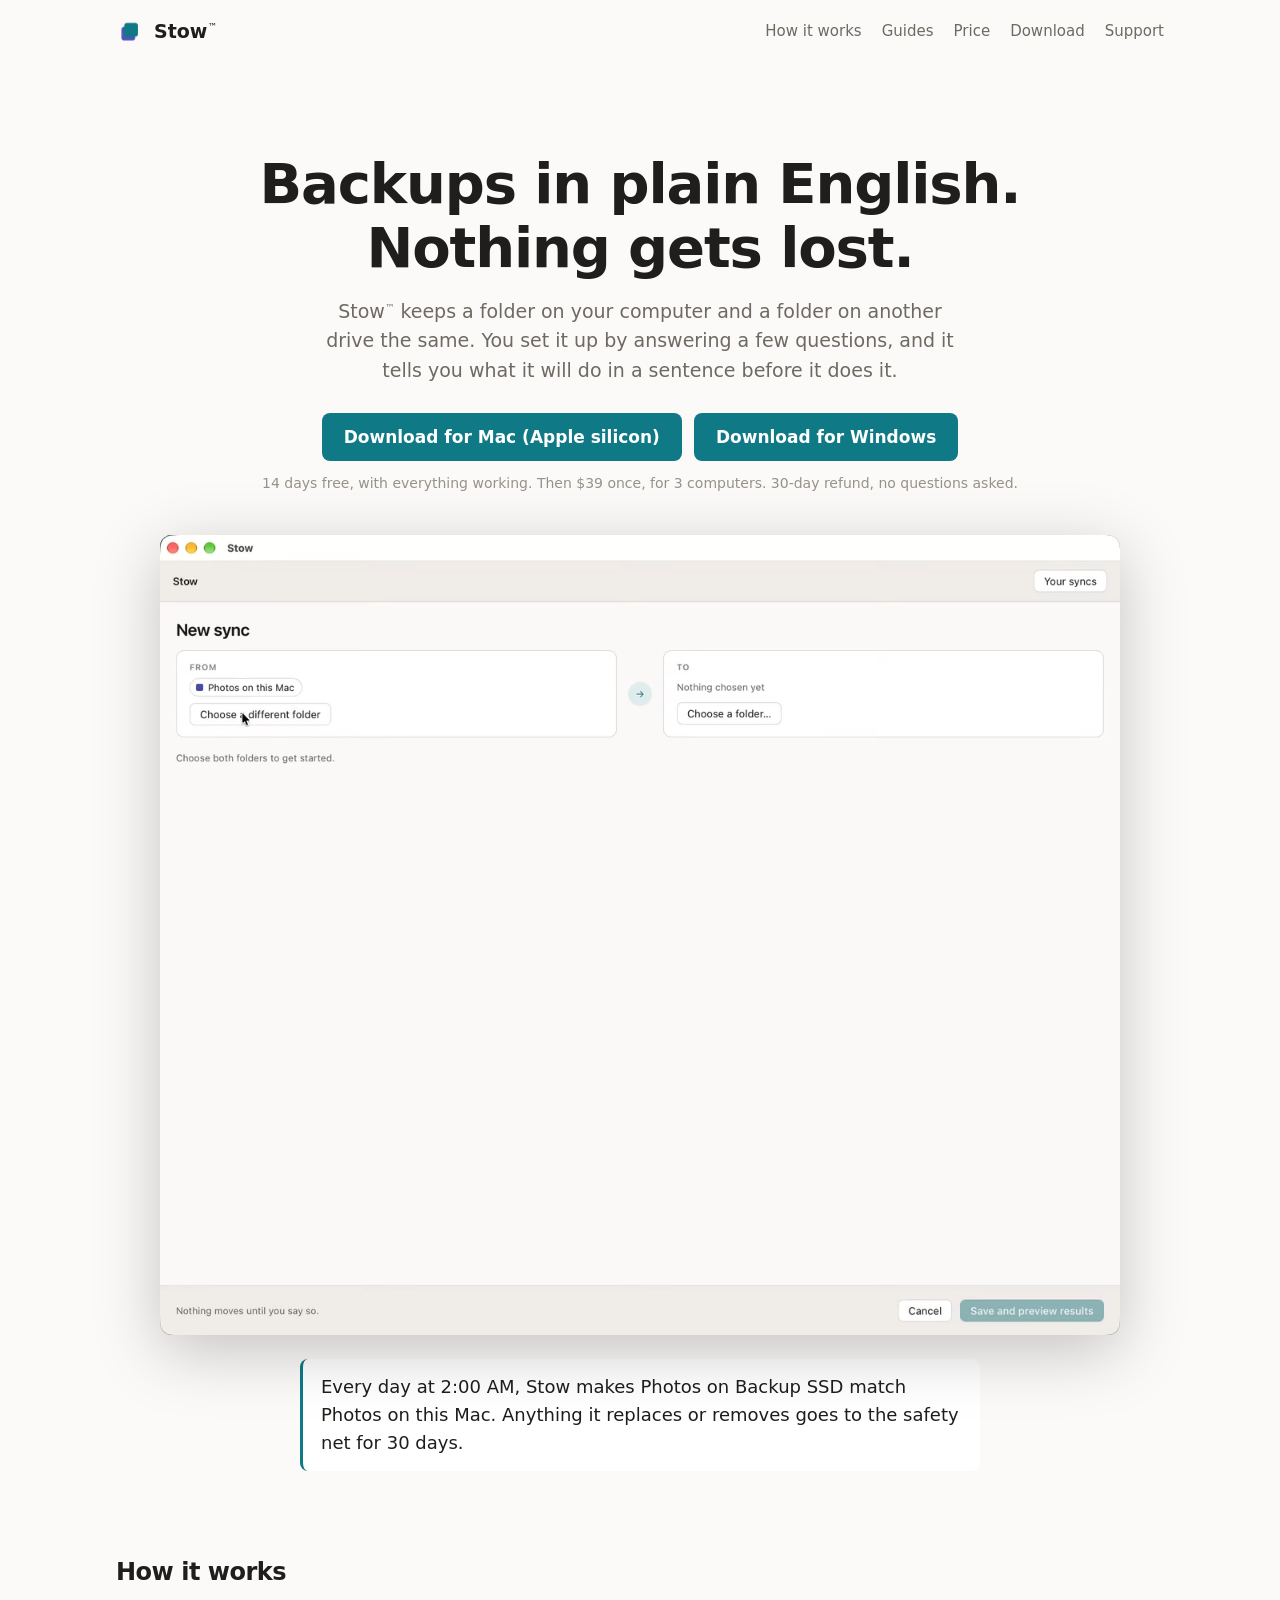
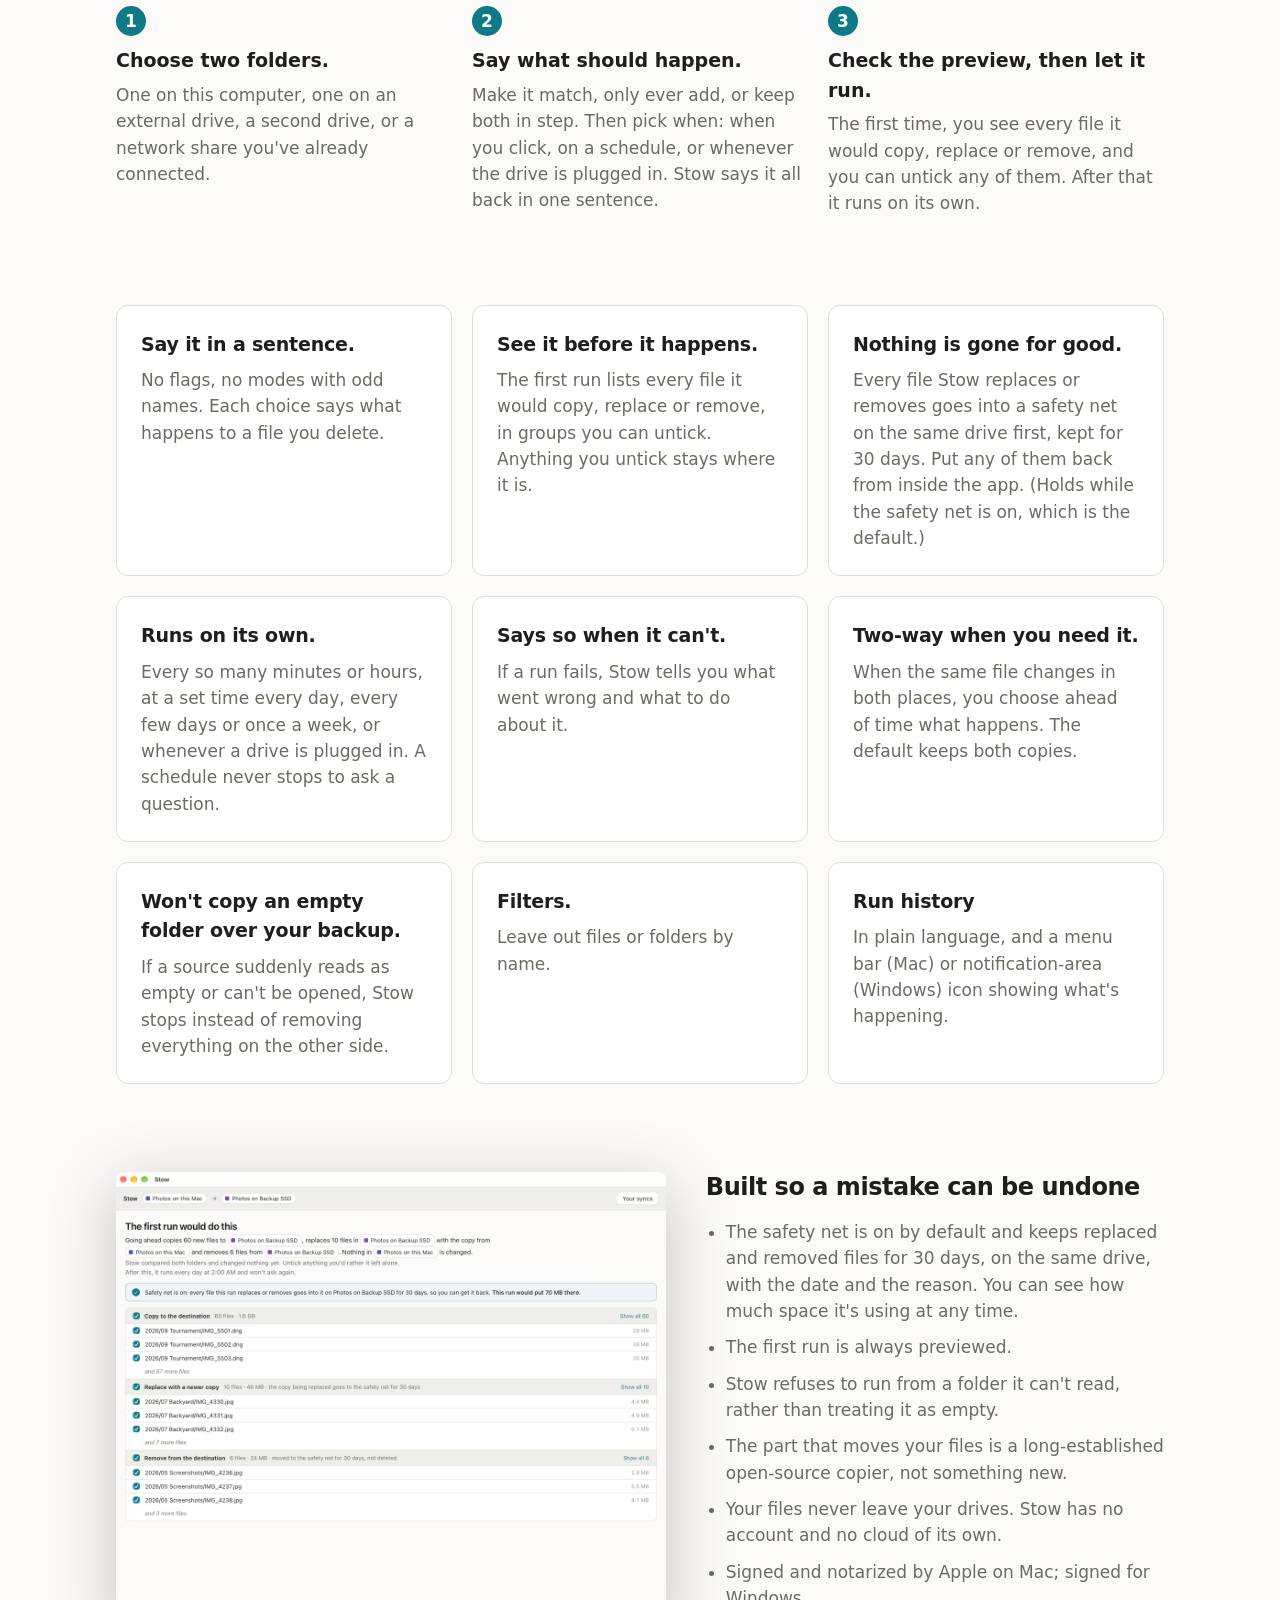
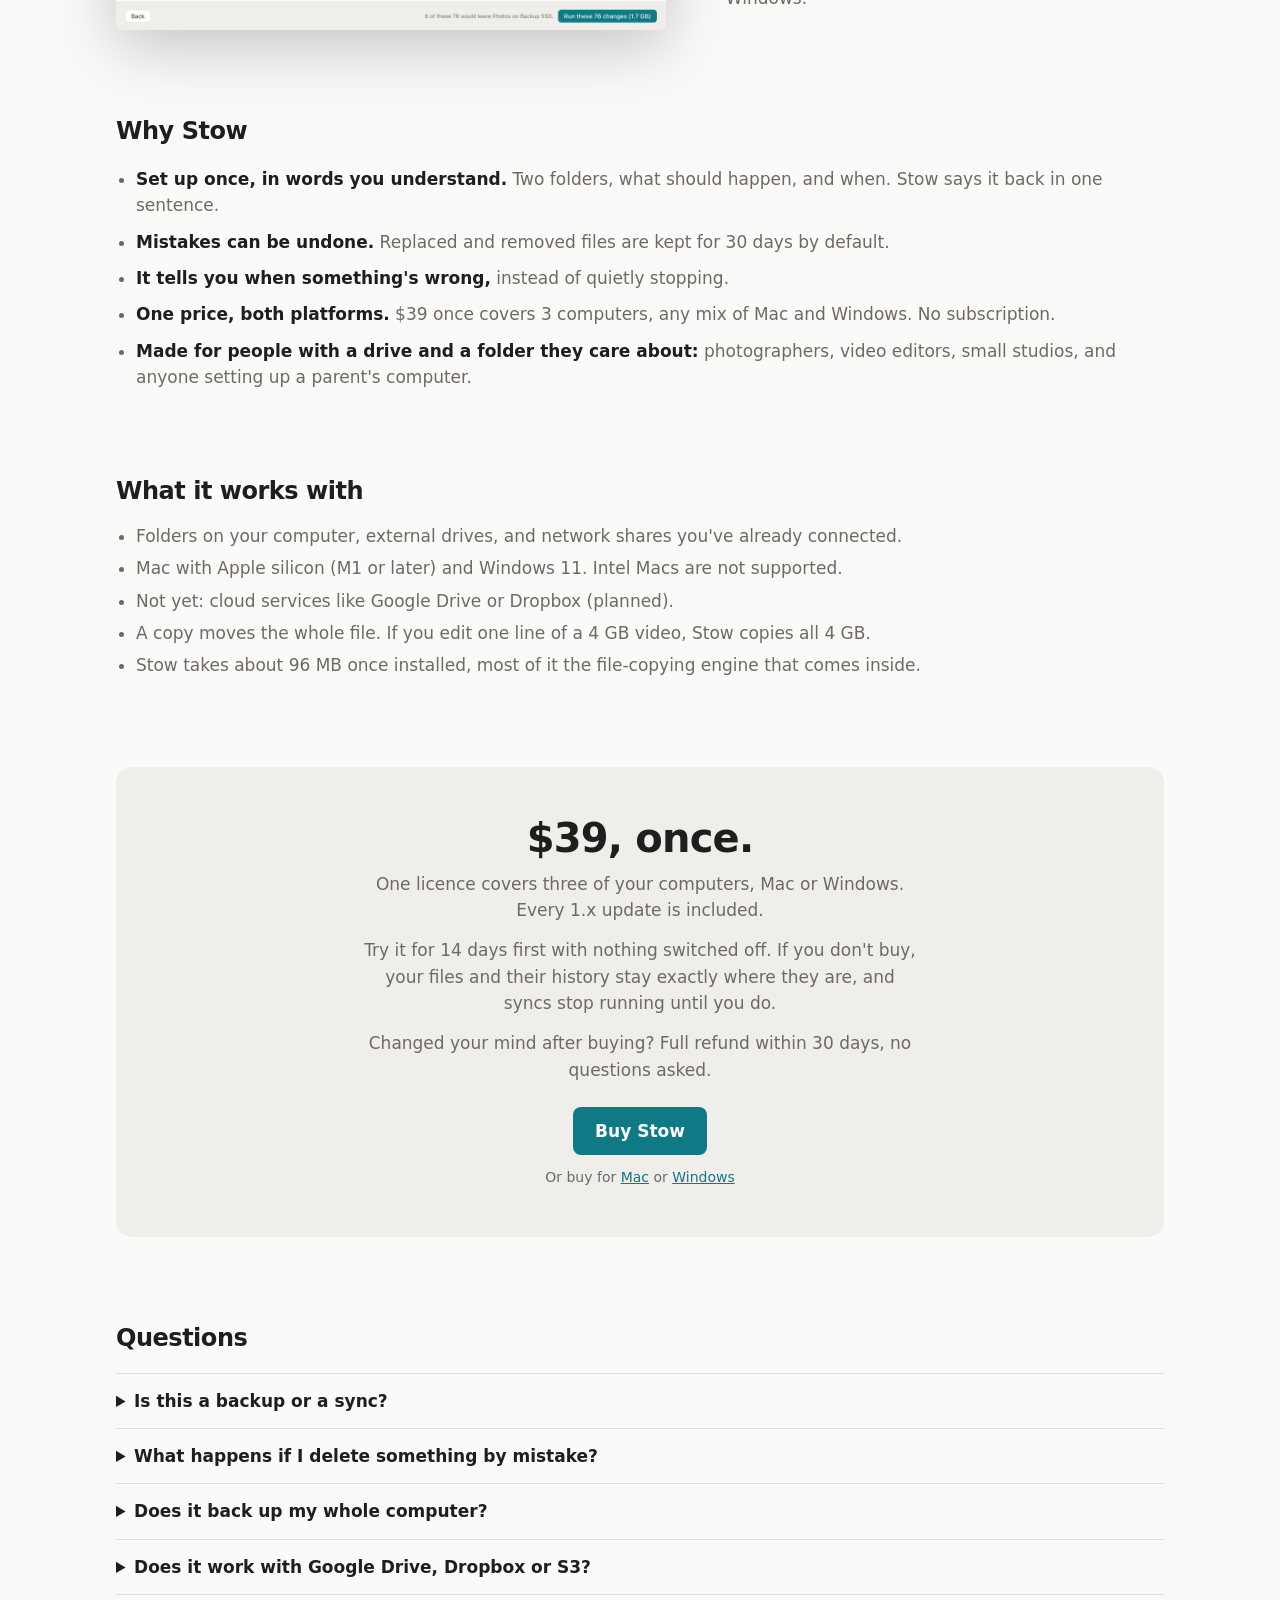
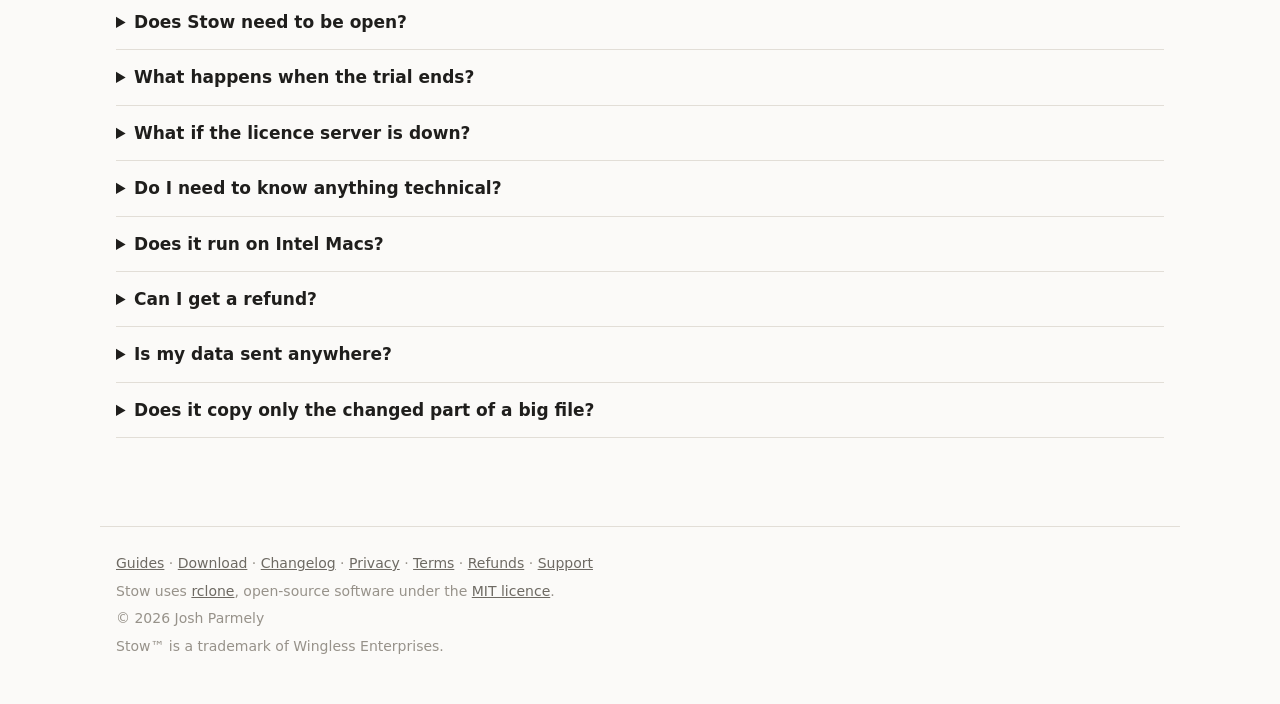
<file: index.html>
<!doctype html>
<html lang="en">
<head>
<meta charset="utf-8">
<meta name="viewport" content="width=device-width, initial-scale=1">
<title>Stow: backups in plain English</title>
<meta name="description" content="Stow keeps two folders the same, says what it will do in a sentence before it does it, and keeps everything it replaces or removes for 30 days. For Mac and Windows.">
<meta property="og:title" content="Stow: backups in plain English">
<meta property="og:description" content="Keep two folders the same. See every change before it happens. Get back anything for 30 days.">
<meta property="og:image" content="https://hgwingless.github.io/stow/screens/new-sync.png">
<link rel="icon" href="icon.png">
<link rel="stylesheet" href="style.css">
<script data-goatcounter="https://stow.goatcounter.com/count" async src="//gc.zgo.at/count.js"></script>
</head>
<body>

<header class="top">
  <a class="brand" href="./"><img src="icon.png" alt="" width="28" height="28">Stow<span class="tm">™</span></a>
  <nav>
    <a href="#how">How it works</a>
    <a href="guides/">Guides</a>
    <a href="buy/">Price</a>
    <a href="download/">Download</a>
    <a href="support/">Support</a>
  </nav>
</header>

<main>

<section class="hero">
  <h1>Backups in plain English.<br>Nothing gets lost.</h1>
  <p class="lede">Stow<span class="tm">™</span> keeps a folder on your computer and a folder on another drive the same. You
    set it up by answering a few questions, and it tells you what it will do in a sentence before
    it does it.</p>
  <div class="downloads">
    <a class="button" href="https://github.com/HGWingless/stow/releases/download/v0.1.3/Stow_0.1.3_aarch64.dmg">Download for Mac (Apple silicon)</a>
    <a class="button" href="https://github.com/HGWingless/stow/releases/download/v0.1.3/Stow_0.1.3_x64-setup.exe">Download for Windows</a>
    <p class="fine">14 days free, with everything working. Then $39 once, for 3 computers. 30-day refund, no questions asked.</p>
  </div>
  <figure class="shot demo">
    <!-- SPL-94: the real app setting up a sync, one per theme. -->
    <video class="light" autoplay muted loop playsinline width="1200" height="1000"
      aria-label="Setting up a sync in Stow: two folders chosen, a time picked, and the whole sync said back as one sentence before anything moves.">
      <source src="demo/stow-demo-light.webm" type="video/webm">
      <source src="demo/stow-demo-light.mp4" type="video/mp4">
    </video>
    <video class="dark" autoplay muted loop playsinline width="1200" height="1000"
      aria-label="Setting up a sync in Stow: two folders chosen, a time picked, and the whole sync said back as one sentence before anything moves.">
      <source src="demo/stow-demo-dark.webm" type="video/webm">
      <source src="demo/stow-demo-dark.mp4" type="video/mp4">
    </video>
    <figcaption class="sentence">Every day at 2:00 AM, Stow makes Photos on Backup SSD match Photos
      on this Mac. Anything it replaces or removes goes to the safety net for 30 days.</figcaption>
  </figure>
</section>

<section class="how" id="how">
  <h2>How it works</h2>
  <ol class="steps-grid">
    <li>
      <h3>Choose two folders.</h3>
      <p>One on this computer, one on an external drive, a second drive, or a network share you've
        already connected.</p>
    </li>
    <li>
      <h3>Say what should happen.</h3>
      <p>Make it match, only ever add, or keep both in step. Then pick when: when you click, on a
        schedule, or whenever the drive is plugged in. Stow says it all back in one sentence.</p>
    </li>
    <li>
      <h3>Check the preview, then let it run.</h3>
      <p>The first time, you see every file it would copy, replace or remove, and you can untick any
        of them. After that it runs on its own.</p>
    </li>
  </ol>
</section>

<section class="rules">
  <article>
    <h3>Say it in a sentence.</h3>
    <p>No flags, no modes with odd names. Each choice says what happens to a file you delete.</p>
  </article>
  <article>
    <h3>See it before it happens.</h3>
    <p>The first run lists every file it would copy, replace or remove, in groups you can untick.
      Anything you untick stays where it is.</p>
  </article>
  <article>
    <h3>Nothing is gone for good.</h3>
    <p>Every file Stow replaces or removes goes into a safety net on the same drive first, kept for
      30 days. Put any of them back from inside the app. (Holds while the safety net is on, which
      is the default.)</p>
  </article>
  <article>
    <h3>Runs on its own.</h3>
    <p>Every so many minutes or hours, at a set time every day, every few days or once a week, or
      whenever a drive is plugged in. A schedule never stops to ask a question.</p>
  </article>
  <article>
    <h3>Says so when it can't.</h3>
    <p>If a run fails, Stow tells you what went wrong and what to do about it.</p>
  </article>
  <article>
    <h3>Two-way when you need it.</h3>
    <p>When the same file changes in both places, you choose ahead of time what happens. The
      default keeps both copies.</p>
  </article>
  <article>
    <h3>Won't copy an empty folder over your backup.</h3>
    <p>If a source suddenly reads as empty or can't be opened, Stow stops instead of removing
      everything on the other side.</p>
  </article>
  <article>
    <h3>Filters.</h3>
    <p>Leave out files or folders by name.</p>
  </article>
  <article>
    <h3>Run history</h3>
    <p>In plain language, and a menu bar (Mac) or notification-area (Windows) icon showing what's
      happening.</p>
  </article>
</section>

<section class="feature">
  <figure class="shot">
    <picture>
      <source srcset="screens/preview-dark.png" media="(prefers-color-scheme: dark)">
      <img src="screens/preview.png" width="1200" height="1000" loading="lazy"
        alt="The first run's preview: files grouped as copied, replaced and removed, each group with a tick box.">
    </picture>
  </figure>
  <div>
    <h2>Built so a mistake can be undone</h2>
    <ul class="ticks">
      <li>The safety net is on by default and keeps replaced and removed files for 30 days, on the
        same drive, with the date and the reason. You can see how much space it's using at any
        time.</li>
      <li>The first run is always previewed.</li>
      <li>Stow refuses to run from a folder it can't read, rather than treating it as empty.</li>
      <li>The part that moves your files is a long-established open-source copier, not something
        new.</li>
      <li>Your files never leave your drives. Stow has no account and no cloud of its own.</li>
      <li>Signed and notarized by Apple on Mac; signed for Windows.</li>
    </ul>
  </div>
</section>

<section class="why">
  <h2>Why Stow</h2>
  <ul class="ticks">
    <li><strong>Set up once, in words you understand.</strong> Two folders, what should happen, and
      when. Stow says it back in one sentence.</li>
    <li><strong>Mistakes can be undone.</strong> Replaced and removed files are kept for 30 days by
      default.</li>
    <li><strong>It tells you when something's wrong,</strong> instead of quietly stopping.</li>
    <li><strong>One price, both platforms.</strong> $39 once covers 3 computers, any mix of Mac and
      Windows. No subscription.</li>
    <li><strong>Made for people with a drive and a folder they care about:</strong> photographers,
      video editors, small studios, and anyone setting up a parent's computer.</li>
  </ul>
</section>

<section class="fit">
  <h2>What it works with</h2>
  <ul>
    <li>Folders on your computer, external drives, and network shares you've already connected.</li>
    <li>Mac with Apple silicon (M1 or later) and Windows 11. Intel Macs are not supported.</li>
    <li>Not yet: cloud services like Google Drive or Dropbox (planned).</li>
    <li>A copy moves the whole file. If you edit one line of a 4 GB video, Stow copies all 4 GB.</li>
    <li>Stow takes about 96 MB once installed, most of it the file-copying engine that comes inside.</li>
  </ul>
</section>

<section class="price" id="price">
  <h2>$39, once.</h2>
  <p>One licence covers three of your computers, Mac or Windows. Every 1.x update is included.</p>
  <p>Try it for 14 days first with nothing switched off. If you don't buy, your files and their
    history stay exactly where they are, and syncs stop running until you do.</p>
  <p>Changed your mind after buying? Full refund within 30 days, no questions asked.</p>
  <div class="buy">
    <a class="button" data-buy href="https://wingless-enterprises.lemonsqueezy.com/checkout/buy/a95eadf1-95b6-473c-a8c3-6c61bf2e59cf">Buy Stow</a>
    <p class="fine" data-buy-other>Or buy for <a data-platform="mac" href="https://wingless-enterprises.lemonsqueezy.com/checkout/buy/a95eadf1-95b6-473c-a8c3-6c61bf2e59cf?checkout%5Bcustom%5D%5Bplatform%5D=mac">Mac</a>
      or <a data-platform="windows" href="https://wingless-enterprises.lemonsqueezy.com/checkout/buy/a95eadf1-95b6-473c-a8c3-6c61bf2e59cf?checkout%5Bcustom%5D%5Bplatform%5D=windows">Windows</a></p>
  </div>
</section>

<section class="faq">
  <h2>Questions</h2>
  <details>
    <summary>Is this a backup or a sync?</summary>
    <p>Both, depending on what you pick. "Make it match" and "Only ever add" are one-way backups.
      "Keep both in step" is a two-way sync.</p>
  </details>
  <details>
    <summary>What happens if I delete something by mistake?</summary>
    <p>If the backup already removed it too, it's in the safety net for 30 days. Open the sync,
      find the file, and put it back.</p>
  </details>
  <details>
    <summary>Does it back up my whole computer?</summary>
    <p>No. Stow copies folders you choose. For a full system backup, keep Time Machine or File
      History, or use a cloning tool.</p>
  </details>
  <details>
    <summary>Does it work with Google Drive, Dropbox or S3?</summary>
    <p>Not yet. Cloud services are planned.</p>
  </details>
  <details>
    <summary>Does Stow need to be open?</summary>
    <p>No. It lives in the menu bar (Mac) or the notification area (Windows) and runs syncs with
      the window closed. If you quit it, nothing runs, and it tells you what was missed next
      time.</p>
  </details>
  <details>
    <summary>What happens when the trial ends?</summary>
    <p>Syncs stop running. Your files, the safety net and the history stay where they are and stay
      readable.</p>
  </details>
  <details>
    <summary>What if the licence server is down?</summary>
    <p>A licensed copy that can't be checked keeps working.</p>
  </details>
  <details>
    <summary>Do I need to know anything technical?</summary>
    <p>No. Stow uses the open-source rclone underneath, but you never have to touch it.</p>
  </details>
  <details>
    <summary>Does it run on Intel Macs?</summary>
    <p>No. Stow needs a Mac with Apple silicon (M1 or later).</p>
  </details>
  <details>
    <summary>Can I get a refund?</summary>
    <p>Yes. Within 30 days of buying, email
      <a href="mailto:support@winglessenterprises.com">support@winglessenterprises.com</a> for a
      full refund, no questions asked. See the <a href="refund/">refund policy</a>.</p>
  </details>
  <details>
    <summary>Is my data sent anywhere?</summary>
    <p>Your files aren't — they never leave your computer. Stow only contacts the internet
      for licence and update checks, as described on <a href="privacy/">Privacy</a>.</p>
  </details>
  <details>
    <summary>Does it copy only the changed part of a big file?</summary>
    <p>No. A changed file is copied whole.</p>
  </details>
</section>

</main>

<footer>
  <p><a href="guides/">Guides</a> ·
    <a href="download/">Download</a> ·
    <a href="https://github.com/HGWingless/stow/releases">Changelog</a> ·
    <a href="privacy/">Privacy</a> ·
    <a href="terms/">Terms</a> ·
    <a href="refund/">Refunds</a> ·
    <a href="support/">Support</a></p>
  <p>Stow uses <a href="https://rclone.org">rclone</a>, open-source software under the
    <a href="https://github.com/rclone/rclone/blob/master/COPYING">MIT licence</a>.</p>
  <p>© 2026 Josh Parmely</p>
  <p>Stow™ is a trademark of Wingless Enterprises.</p>
</footer>

<script>
  // Someone who asked for less motion gets the demo paused, with controls to play it.
  if (matchMedia("(prefers-reduced-motion: reduce)").matches) {
    for (const v of document.querySelectorAll("video")) {
      v.removeAttribute("autoplay");
      v.pause();
      v.controls = true;
    }
  }
</script>
<script>
  // One Buy button (SPL-125). It buys for the platform this browser is on, and the line under it
  // buys for the other. Lemon Squeezy records the platform and where the visitor came from.
  (() => {
    const CHECKOUT = "https://wingless-enterprises.lemonsqueezy.com/checkout/buy/a95eadf1-95b6-473c-a8c3-6c61bf2e59cf";
    const NAMES = { mac: "Mac", windows: "Windows" };
    const ua = navigator.userAgent;
    // An iPad asks for the desktop site as a Mac, so a touch screen rules a Mac out.
    const os = /Windows/.test(ua) ? "windows"
      : /Macintosh/.test(ua) && navigator.maxTouchPoints < 2 ? "mac" : null;

    // Remember utm_source for the visit, so arriving on one page and buying on another still counts.
    let source = new URLSearchParams(location.search).get("utm_source");
    try {
      if (source) sessionStorage.setItem("utm_source", source);
      else source = sessionStorage.getItem("utm_source");
    } catch {}

    const checkout = (platform) => {
      const q = new URLSearchParams();
      if (platform) q.set("checkout[custom][platform]", platform);
      if (source) q.set("checkout[custom][source]", source);
      return q.size ? `${CHECKOUT}?${q}` : CHECKOUT;
    };

    for (const buy of document.querySelectorAll(".buy")) {
      const button = buy.querySelector("[data-buy]");
      const other = buy.querySelector("[data-buy-other]");
      button.href = checkout(os);
      for (const a of other.querySelectorAll("[data-platform]")) a.href = checkout(a.dataset.platform);
      if (!os) continue;
      const them = os === "mac" ? "windows" : "mac";
      button.textContent = `Buy Stow for ${NAMES[os]}`;
      other.innerHTML = "";
      other.append(`${os === "mac" ? "On Windows?" : "On a Mac?"} `);
      const link = document.createElement("a");
      link.href = checkout(them);
      link.textContent = `Buy for ${NAMES[them]}`;
      other.append(link);
    }
  })();
</script>

</body>
</html>
</file>
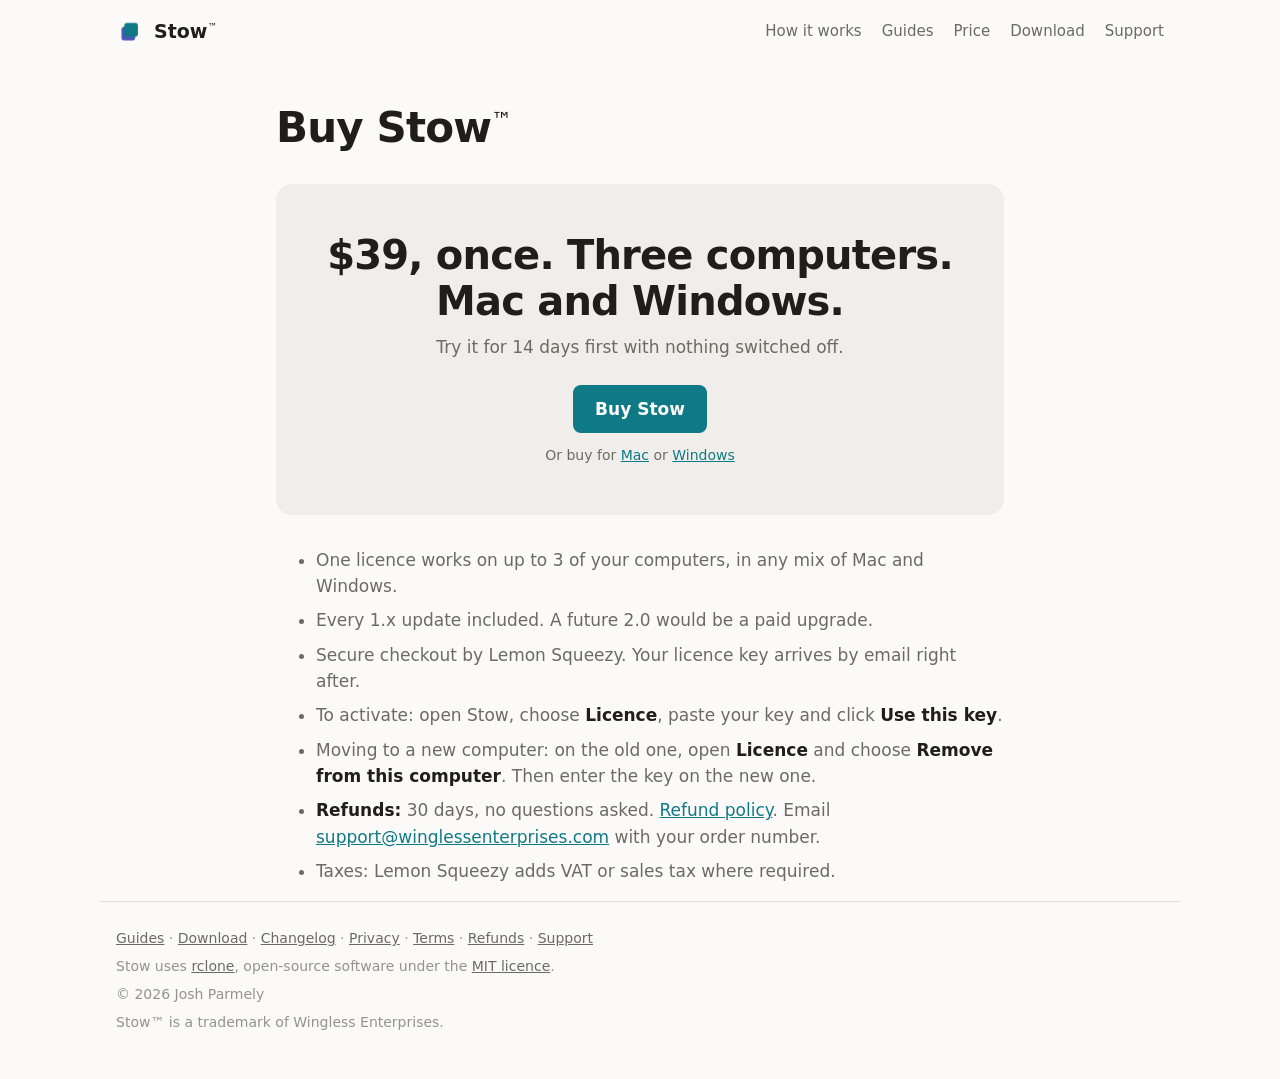
<file: buy/index.html>
<!doctype html>
<html lang="en">
<head>
<meta charset="utf-8">
<meta name="viewport" content="width=device-width, initial-scale=1">
<title>Buy | Stow</title>
<meta name="description" content="Stow is $39 once, for three computers, Mac and Windows. 14-day free trial and a 30-day refund, no questions asked.">
<link rel="icon" href="../icon.png">
<link rel="stylesheet" href="../style.css">
<script data-goatcounter="https://stow.goatcounter.com/count" async src="//gc.zgo.at/count.js"></script>
</head>
<body>

<header class="top">
  <a class="brand" href="../"><img src="../icon.png" alt="" width="28" height="28">Stow<span class="tm">™</span></a>
  <nav>
    <a href="../#how">How it works</a>
    <a href="../guides/">Guides</a>
    <a href="../buy/">Price</a>
    <a href="../download/">Download</a>
    <a href="../support/">Support</a>
  </nav>
</header>

<main class="page">
<h1>Buy Stow<span class="tm">™</span></h1>

<section class="price">
  <h2>$39, once. Three computers. Mac and Windows.</h2>
  <p>Try it for 14 days first with nothing switched off.</p>
  <div class="buy">
    <a class="button" data-buy href="https://wingless-enterprises.lemonsqueezy.com/checkout/buy/a95eadf1-95b6-473c-a8c3-6c61bf2e59cf">Buy Stow</a>
    <p class="fine" data-buy-other>Or buy for <a data-platform="mac" href="https://wingless-enterprises.lemonsqueezy.com/checkout/buy/a95eadf1-95b6-473c-a8c3-6c61bf2e59cf?checkout%5Bcustom%5D%5Bplatform%5D=mac">Mac</a>
      or <a data-platform="windows" href="https://wingless-enterprises.lemonsqueezy.com/checkout/buy/a95eadf1-95b6-473c-a8c3-6c61bf2e59cf?checkout%5Bcustom%5D%5Bplatform%5D=windows">Windows</a></p>
  </div>
</section>

<ul>
  <li>One licence works on up to 3 of your computers, in any mix of Mac and Windows.</li>
  <li>Every 1.x update included. A future 2.0 would be a paid upgrade.</li>
  <li>Secure checkout by Lemon Squeezy. Your licence key arrives by email right after.</li>
  <li>To activate: open Stow, choose <strong>Licence</strong>, paste your key and click
    <strong>Use this key</strong>.</li>
  <li>Moving to a new computer: on the old one, open <strong>Licence</strong> and choose
    <strong>Remove from this computer</strong>. Then enter the key on the new one.</li>
  <li><strong>Refunds:</strong> 30 days, no questions asked. <a href="../refund/">Refund policy</a>. Email
    <a href="mailto:support@winglessenterprises.com">support@winglessenterprises.com</a> with your
    order number.</li>
  <li>Taxes: Lemon Squeezy adds VAT or sales tax where required.</li>
</ul>
</main>

<footer>
  <p><a href="../guides/">Guides</a> ·
    <a href="../download/">Download</a> ·
    <a href="https://github.com/HGWingless/stow/releases">Changelog</a> ·
    <a href="../privacy/">Privacy</a> ·
    <a href="../terms/">Terms</a> ·
    <a href="../refund/">Refunds</a> ·
    <a href="../support/">Support</a></p>
  <p>Stow uses <a href="https://rclone.org">rclone</a>, open-source software under the
    <a href="https://github.com/rclone/rclone/blob/master/COPYING">MIT licence</a>.</p>
  <p>© 2026 Josh Parmely</p>
  <p>Stow™ is a trademark of Wingless Enterprises.</p>
</footer>
<script>
  // One Buy button (SPL-125). It buys for the platform this browser is on, and the line under it
  // buys for the other. Lemon Squeezy records the platform and where the visitor came from.
  (() => {
    const CHECKOUT = "https://wingless-enterprises.lemonsqueezy.com/checkout/buy/a95eadf1-95b6-473c-a8c3-6c61bf2e59cf";
    const NAMES = { mac: "Mac", windows: "Windows" };
    const ua = navigator.userAgent;
    // An iPad asks for the desktop site as a Mac, so a touch screen rules a Mac out.
    const os = /Windows/.test(ua) ? "windows"
      : /Macintosh/.test(ua) && navigator.maxTouchPoints < 2 ? "mac" : null;

    // Remember utm_source for the visit, so arriving on one page and buying on another still counts.
    let source = new URLSearchParams(location.search).get("utm_source");
    try {
      if (source) sessionStorage.setItem("utm_source", source);
      else source = sessionStorage.getItem("utm_source");
    } catch {}

    const checkout = (platform) => {
      const q = new URLSearchParams();
      if (platform) q.set("checkout[custom][platform]", platform);
      if (source) q.set("checkout[custom][source]", source);
      return q.size ? `${CHECKOUT}?${q}` : CHECKOUT;
    };

    for (const buy of document.querySelectorAll(".buy")) {
      const button = buy.querySelector("[data-buy]");
      const other = buy.querySelector("[data-buy-other]");
      button.href = checkout(os);
      for (const a of other.querySelectorAll("[data-platform]")) a.href = checkout(a.dataset.platform);
      if (!os) continue;
      const them = os === "mac" ? "windows" : "mac";
      button.textContent = `Buy Stow for ${NAMES[os]}`;
      other.innerHTML = "";
      other.append(`${os === "mac" ? "On Windows?" : "On a Mac?"} `);
      const link = document.createElement("a");
      link.href = checkout(them);
      link.textContent = `Buy for ${NAMES[them]}`;
      other.append(link);
    }
  })();
</script>

</body>
</html>
</file>
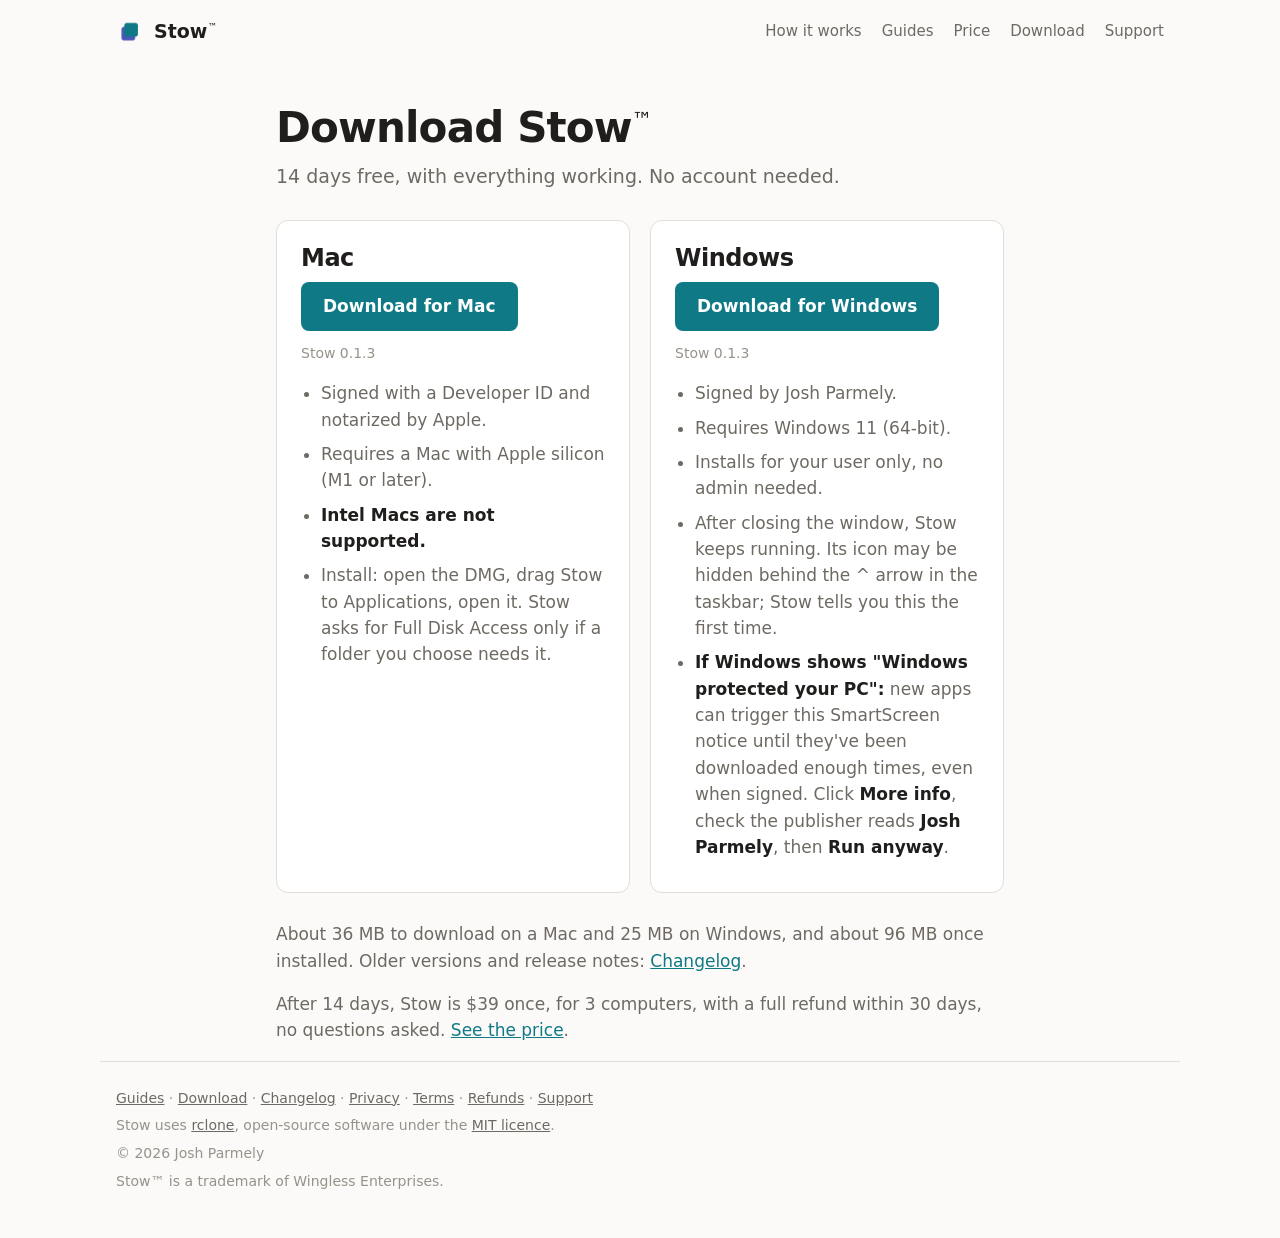
<file: download/index.html>
<!doctype html>
<html lang="en">
<head>
<meta charset="utf-8">
<meta name="viewport" content="width=device-width, initial-scale=1">
<title>Download | Stow</title>
<meta name="description" content="Download Stow for Mac (Apple silicon) or Windows 11. 14 days free, with everything working.">
<link rel="icon" href="../icon.png">
<link rel="stylesheet" href="../style.css">
<script data-goatcounter="https://stow.goatcounter.com/count" async src="//gc.zgo.at/count.js"></script>
</head>
<body>

<header class="top">
  <a class="brand" href="../"><img src="../icon.png" alt="" width="28" height="28">Stow<span class="tm">™</span></a>
  <nav>
    <a href="../#how">How it works</a>
    <a href="../guides/">Guides</a>
    <a href="../buy/">Price</a>
    <a href="../download/">Download</a>
    <a href="../support/">Support</a>
  </nav>
</header>

<main class="page">
<h1>Download Stow<span class="tm">™</span></h1>
<p class="lede">14 days free, with everything working. No account needed.</p>

<div class="platforms">
  <article>
    <h2>Mac</h2>
    <div class="downloads">
      <a class="button" href="https://github.com/HGWingless/stow/releases/download/v0.1.3/Stow_0.1.3_aarch64.dmg">Download for Mac</a>
      <p class="fine">Stow 0.1.3</p>
    </div>
    <ul>
      <li>Signed with a Developer ID and notarized by Apple.</li>
      <li>Requires a Mac with Apple silicon (M1 or later).</li>
      <li><strong>Intel Macs are not supported.</strong></li>
      <li>Install: open the DMG, drag Stow to Applications, open it. Stow asks for Full Disk Access
        only if a folder you choose needs it.</li>
    </ul>
  </article>
  <article>
    <h2>Windows</h2>
    <div class="downloads">
      <a class="button" href="https://github.com/HGWingless/stow/releases/download/v0.1.3/Stow_0.1.3_x64-setup.exe">Download for Windows</a>
      <p class="fine">Stow 0.1.3</p>
    </div>
    <ul>
      <li>Signed by Josh Parmely.</li>
      <li>Requires Windows 11 (64-bit).</li>
      <li>Installs for your user only, no admin needed.</li>
      <li>After closing the window, Stow keeps running. Its icon may be hidden behind the ^ arrow in
        the taskbar; Stow tells you this the first time.</li>
      <li><strong>If Windows shows "Windows protected your PC":</strong> new apps can trigger this
        SmartScreen notice until they've been downloaded enough times, even when signed. Click
        <strong>More info</strong>, check the publisher reads <strong>Josh Parmely</strong>, then
        <strong>Run anyway</strong>.</li>
    </ul>
  </article>
</div>

<p>About 36 MB to download on a Mac and 25 MB on Windows, and about 96 MB once installed. Older versions and release notes:
  <a href="https://github.com/HGWingless/stow/releases">Changelog</a>.</p>
<p>After 14 days, Stow is $39 once, for 3 computers, with a full refund within 30 days, no
  questions asked. <a href="../buy/">See the price</a>.</p>
</main>

<footer>
  <p><a href="../guides/">Guides</a> ·
    <a href="../download/">Download</a> ·
    <a href="https://github.com/HGWingless/stow/releases">Changelog</a> ·
    <a href="../privacy/">Privacy</a> ·
    <a href="../terms/">Terms</a> ·
    <a href="../refund/">Refunds</a> ·
    <a href="../support/">Support</a></p>
  <p>Stow uses <a href="https://rclone.org">rclone</a>, open-source software under the
    <a href="https://github.com/rclone/rclone/blob/master/COPYING">MIT licence</a>.</p>
  <p>© 2026 Josh Parmely</p>
  <p>Stow™ is a trademark of Wingless Enterprises.</p>
</footer>

</body>
</html>
</file>
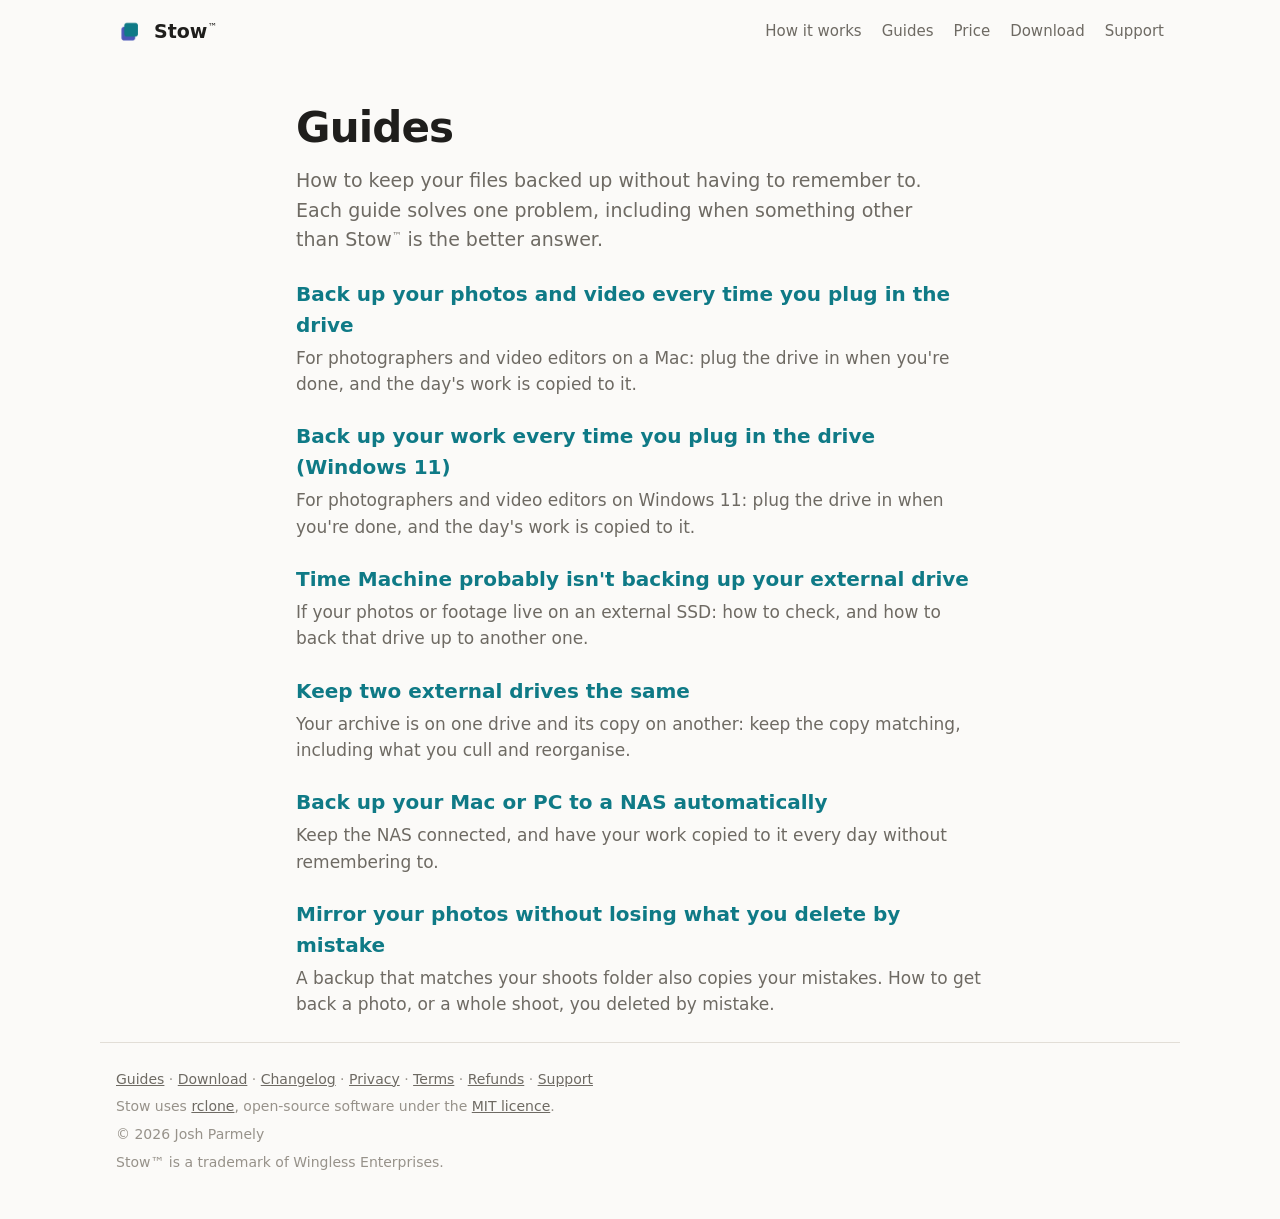
<file: guides/index.html>
<!doctype html>
<html lang="en">
<head>
<meta charset="utf-8">
<meta name="viewport" content="width=device-width, initial-scale=1">
<title>Guides | Stow</title>
<meta name="description" content="Plain-English guides to backing up and syncing folders on Mac and Windows.">
<link rel="icon" href="../icon.png">
<link rel="stylesheet" href="../style.css">
<script data-goatcounter="https://stow.goatcounter.com/count" async src="//gc.zgo.at/count.js"></script>
</head>
<body>

<header class="top">
  <a class="brand" href="../"><img src="../icon.png" alt="" width="28" height="28">Stow<span class="tm">™</span></a>
  <nav>
    <a href="../#how">How it works</a>
    <a href="../guides/">Guides</a>
    <a href="../buy/">Price</a>
    <a href="../download/">Download</a>
    <a href="../support/">Support</a>
  </nav>
</header>

<main class="guide">
<h1>Guides</h1>
<p class="lede">How to keep your files backed up without having to remember to. Each guide solves
  one problem, including when something other than Stow<span class="tm">™</span> is the better answer.</p>
<ul class="guide-list">
  <li>
    <a href="back-up-photos-mac.html">Back up your photos and video every time you plug in the drive</a>
    <p>For photographers and video editors on a Mac: plug the drive in when you're done, and the
      day's work is copied to it.</p>
  </li>
  <li>
    <a href="back-up-to-external-drive-windows.html">Back up your work every time you plug in the drive (Windows 11)</a>
    <p>For photographers and video editors on Windows 11: plug the drive in when you're done, and
      the day's work is copied to it.</p>
  </li>
  <li>
    <a href="time-machine-external-drive.html">Time Machine probably isn't backing up your external drive</a>
    <p>If your photos or footage live on an external SSD: how to check, and how to back that drive
      up to another one.</p>
  </li>
  <li>
    <a href="keep-two-drives-in-sync.html">Keep two external drives the same</a>
    <p>Your archive is on one drive and its copy on another: keep the copy matching, including
      what you cull and reorganise.</p>
  </li>
  <li>
    <a href="back-up-to-a-nas.html">Back up your Mac or PC to a NAS automatically</a>
    <p>Keep the NAS connected, and have your work copied to it every day without remembering
      to.</p>
  </li>
  <li>
    <a href="mirror-without-losing-deletes.html">Mirror your photos without losing what you delete by mistake</a>
    <p>A backup that matches your shoots folder also copies your mistakes. How to get back a photo,
      or a whole shoot, you deleted by mistake.</p>
  </li>
</ul>
</main>

<footer>
  <p><a href="../guides/">Guides</a> ·
    <a href="../download/">Download</a> ·
    <a href="https://github.com/HGWingless/stow/releases">Changelog</a> ·
    <a href="../privacy/">Privacy</a> ·
    <a href="../terms/">Terms</a> ·
    <a href="../refund/">Refunds</a> ·
    <a href="../support/">Support</a></p>
  <p>Stow uses <a href="https://rclone.org">rclone</a>, open-source software under the
    <a href="https://github.com/rclone/rclone/blob/master/COPYING">MIT licence</a>.</p>
  <p>© 2026 Josh Parmely</p>
  <p>Stow™ is a trademark of Wingless Enterprises.</p>
</footer>
</body>
</html>
</file>
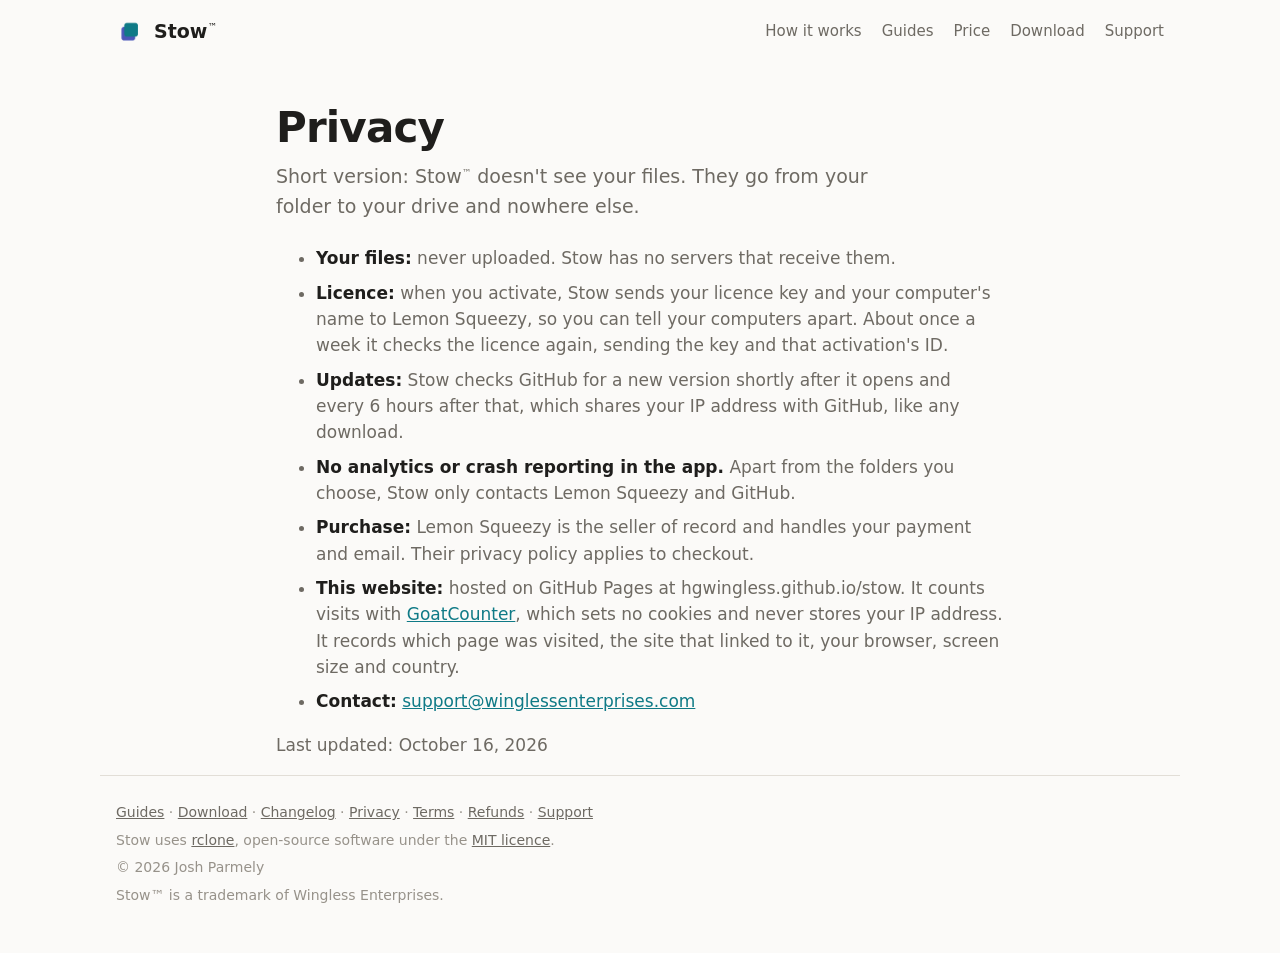
<file: privacy/index.html>
<!doctype html>
<html lang="en">
<head>
<meta charset="utf-8">
<meta name="viewport" content="width=device-width, initial-scale=1">
<title>Privacy | Stow</title>
<meta name="description" content="Stow doesn't see your files. What the app and this website send, and to whom.">
<link rel="icon" href="../icon.png">
<link rel="stylesheet" href="../style.css">
<script data-goatcounter="https://stow.goatcounter.com/count" async src="//gc.zgo.at/count.js"></script>
</head>
<body>

<header class="top">
  <a class="brand" href="../"><img src="../icon.png" alt="" width="28" height="28">Stow<span class="tm">™</span></a>
  <nav>
    <a href="../#how">How it works</a>
    <a href="../guides/">Guides</a>
    <a href="../buy/">Price</a>
    <a href="../download/">Download</a>
    <a href="../support/">Support</a>
  </nav>
</header>

<main class="page">
<h1>Privacy</h1>
<p class="lede">Short version: Stow<span class="tm">™</span> doesn't see your files. They go from your folder to your drive and
  nowhere else.</p>
<ul>
  <li><strong>Your files:</strong> never uploaded. Stow has no servers that receive them.</li>
  <li><strong>Licence:</strong> when you activate, Stow sends your licence key and your computer's
    name to Lemon Squeezy, so you can tell your computers apart. About once a week it checks the
    licence again, sending the key and that activation's ID.</li>
  <li><strong>Updates:</strong> Stow checks GitHub for a new version shortly after it opens and every
    6 hours after that, which shares your IP address with GitHub, like any download.</li>
  <li><strong>No analytics or crash reporting in the app.</strong> Apart from the folders you choose,
    Stow only contacts Lemon Squeezy and GitHub.</li>
  <li><strong>Purchase:</strong> Lemon Squeezy is the seller of record and handles your payment and
    email. Their privacy policy applies to checkout.</li>
  <li><strong>This website:</strong> hosted on GitHub Pages at hgwingless.github.io/stow. It counts
    visits with <a href="https://www.goatcounter.com">GoatCounter</a>, which sets no cookies and never
    stores your IP address. It records which page was visited, the site that linked to it, your
    browser, screen size and country.</li>
  <li><strong>Contact:</strong>
    <a href="mailto:support@winglessenterprises.com">support@winglessenterprises.com</a></li>
</ul>
<p>Last updated: October 16, 2026</p>
</main>

<footer>
  <p><a href="../guides/">Guides</a> ·
    <a href="../download/">Download</a> ·
    <a href="https://github.com/HGWingless/stow/releases">Changelog</a> ·
    <a href="../privacy/">Privacy</a> ·
    <a href="../terms/">Terms</a> ·
    <a href="../refund/">Refunds</a> ·
    <a href="../support/">Support</a></p>
  <p>Stow uses <a href="https://rclone.org">rclone</a>, open-source software under the
    <a href="https://github.com/rclone/rclone/blob/master/COPYING">MIT licence</a>.</p>
  <p>© 2026 Josh Parmely</p>
  <p>Stow™ is a trademark of Wingless Enterprises.</p>
</footer>

</body>
</html>
</file>
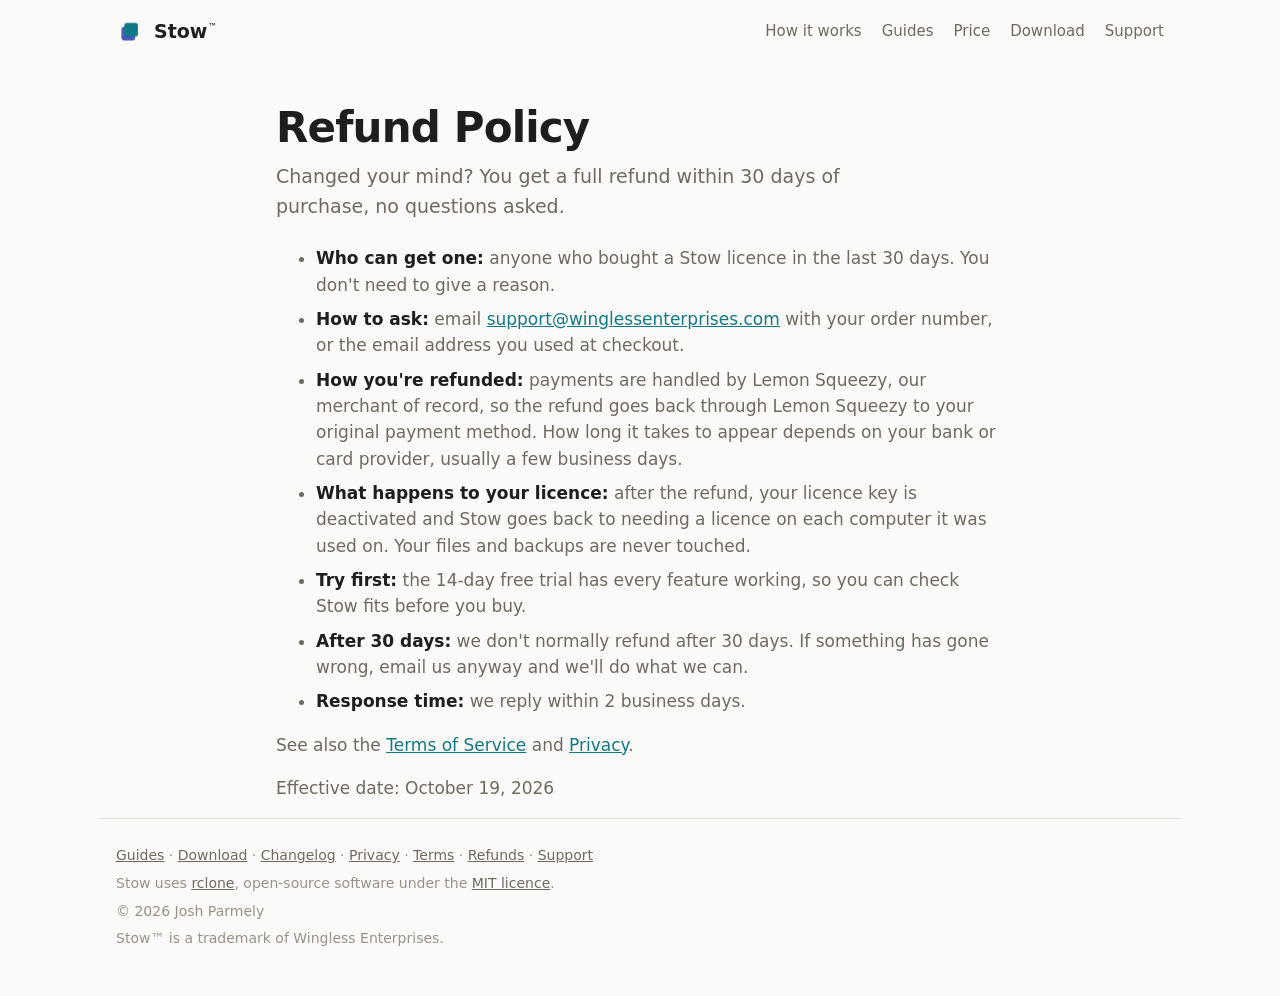
<file: refund/index.html>
<!doctype html>
<html lang="en">
<head>
<meta charset="utf-8">
<meta name="viewport" content="width=device-width, initial-scale=1">
<title>Refund Policy | Stow</title>
<meta name="description" content="Full refund on Stow within 30 days of purchase, no questions asked.">
<link rel="icon" href="../icon.png">
<link rel="stylesheet" href="../style.css">
<script data-goatcounter="https://stow.goatcounter.com/count" async src="//gc.zgo.at/count.js"></script>
</head>
<body>

<header class="top">
  <a class="brand" href="../"><img src="../icon.png" alt="" width="28" height="28">Stow<span class="tm">™</span></a>
  <nav>
    <a href="../#how">How it works</a>
    <a href="../guides/">Guides</a>
    <a href="../buy/">Price</a>
    <a href="../download/">Download</a>
    <a href="../support/">Support</a>
  </nav>
</header>

<main class="page">
<h1>Refund Policy</h1>
<p class="lede">Changed your mind? You get a full refund within 30 days of purchase, no questions
  asked.</p>
<ul>
  <li><strong>Who can get one:</strong> anyone who bought a Stow licence in the last 30 days. You don't
    need to give a reason.</li>
  <li><strong>How to ask:</strong> email
    <a href="mailto:support@winglessenterprises.com">support@winglessenterprises.com</a> with your
    order number, or the email address you used at checkout.</li>
  <li><strong>How you're refunded:</strong> payments are handled by Lemon Squeezy, our merchant of
    record, so the refund goes back through Lemon Squeezy to your original payment method. How long it
    takes to appear depends on your bank or card provider, usually a few business days.</li>
  <li><strong>What happens to your licence:</strong> after the refund, your licence key is deactivated
    and Stow goes back to needing a licence on each computer it was used on. Your files and backups
    are never touched.</li>
  <li><strong>Try first:</strong> the 14-day free trial has every feature working, so you can check
    Stow fits before you buy.</li>
  <li><strong>After 30 days:</strong> we don't normally refund after 30 days. If something has gone
    wrong, email us anyway and we'll do what we can.</li>
  <li><strong>Response time:</strong> we reply within 2 business days.</li>
</ul>
<p>See also the <a href="../terms/">Terms of Service</a> and <a href="../privacy/">Privacy</a>.</p>
<p>Effective date: October 19, 2026</p>
</main>

<footer>
  <p><a href="../guides/">Guides</a> ·
    <a href="../download/">Download</a> ·
    <a href="https://github.com/HGWingless/stow/releases">Changelog</a> ·
    <a href="../privacy/">Privacy</a> ·
    <a href="../terms/">Terms</a> ·
    <a href="../refund/">Refunds</a> ·
    <a href="../support/">Support</a></p>
  <p>Stow uses <a href="https://rclone.org">rclone</a>, open-source software under the
    <a href="https://github.com/rclone/rclone/blob/master/COPYING">MIT licence</a>.</p>
  <p>© 2026 Josh Parmely</p>
  <p>Stow™ is a trademark of Wingless Enterprises.</p>
</footer>

</body>
</html>
</file>
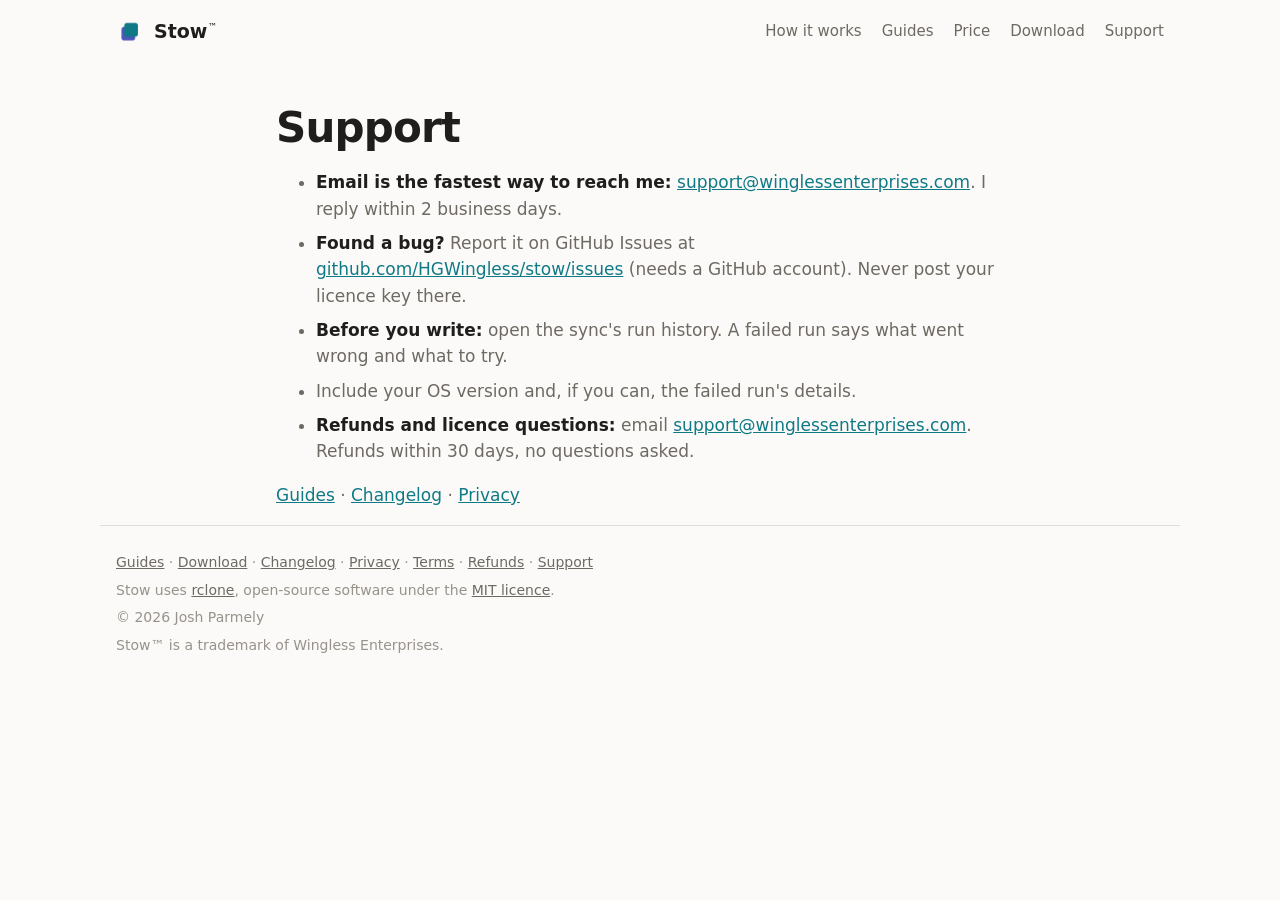
<file: support/index.html>
<!doctype html>
<html lang="en">
<head>
<meta charset="utf-8">
<meta name="viewport" content="width=device-width, initial-scale=1">
<title>Support | Stow</title>
<meta name="description" content="Get help with Stow: email support, bug reports, refunds and licence questions.">
<link rel="icon" href="../icon.png">
<link rel="stylesheet" href="../style.css">
<script data-goatcounter="https://stow.goatcounter.com/count" async src="//gc.zgo.at/count.js"></script>
</head>
<body>

<header class="top">
  <a class="brand" href="../"><img src="../icon.png" alt="" width="28" height="28">Stow<span class="tm">™</span></a>
  <nav>
    <a href="../#how">How it works</a>
    <a href="../guides/">Guides</a>
    <a href="../buy/">Price</a>
    <a href="../download/">Download</a>
    <a href="../support/">Support</a>
  </nav>
</header>

<main class="page">
<h1>Support</h1>
<ul>
  <li><strong>Email is the fastest way to reach me:</strong>
    <a href="mailto:support@winglessenterprises.com">support@winglessenterprises.com</a>. I reply
    within 2 business days.</li>
  <li><strong>Found a bug?</strong> Report it on GitHub Issues at
    <a href="https://github.com/HGWingless/stow/issues">github.com/HGWingless/stow/issues</a>
    (needs a GitHub account). Never post your licence key there.</li>
  <li><strong>Before you write:</strong> open the sync's run history. A failed run says what went
    wrong and what to try.</li>
  <li>Include your OS version and, if you can, the failed run's details.</li>
  <li><strong>Refunds and licence questions:</strong> email
    <a href="mailto:support@winglessenterprises.com">support@winglessenterprises.com</a>. Refunds
    within 30 days, no questions asked.</li>
</ul>
<p><a href="../guides/">Guides</a> ·
  <a href="https://github.com/HGWingless/stow/releases">Changelog</a> ·
  <a href="../privacy/">Privacy</a></p>
</main>

<footer>
  <p><a href="../guides/">Guides</a> ·
    <a href="../download/">Download</a> ·
    <a href="https://github.com/HGWingless/stow/releases">Changelog</a> ·
    <a href="../privacy/">Privacy</a> ·
    <a href="../terms/">Terms</a> ·
    <a href="../refund/">Refunds</a> ·
    <a href="../support/">Support</a></p>
  <p>Stow uses <a href="https://rclone.org">rclone</a>, open-source software under the
    <a href="https://github.com/rclone/rclone/blob/master/COPYING">MIT licence</a>.</p>
  <p>© 2026 Josh Parmely</p>
  <p>Stow™ is a trademark of Wingless Enterprises.</p>
</footer>

</body>
</html>
</file>
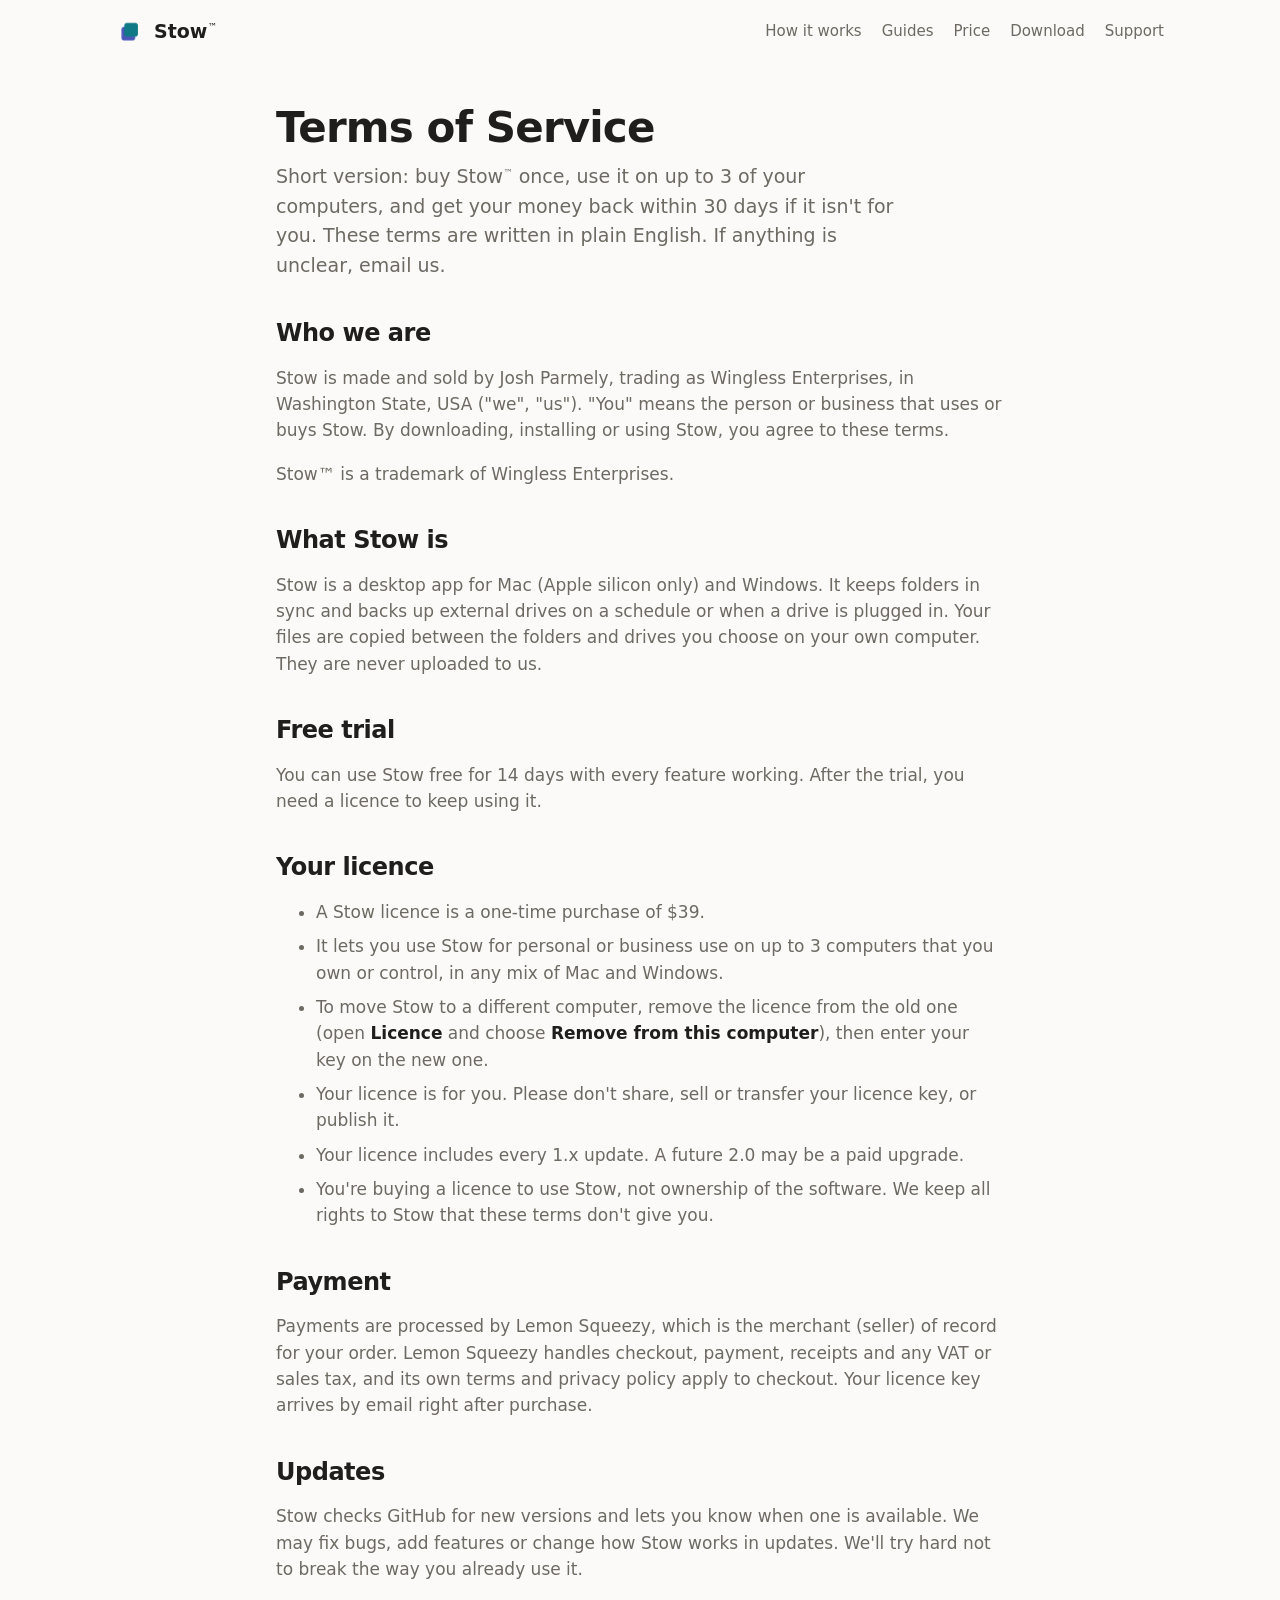
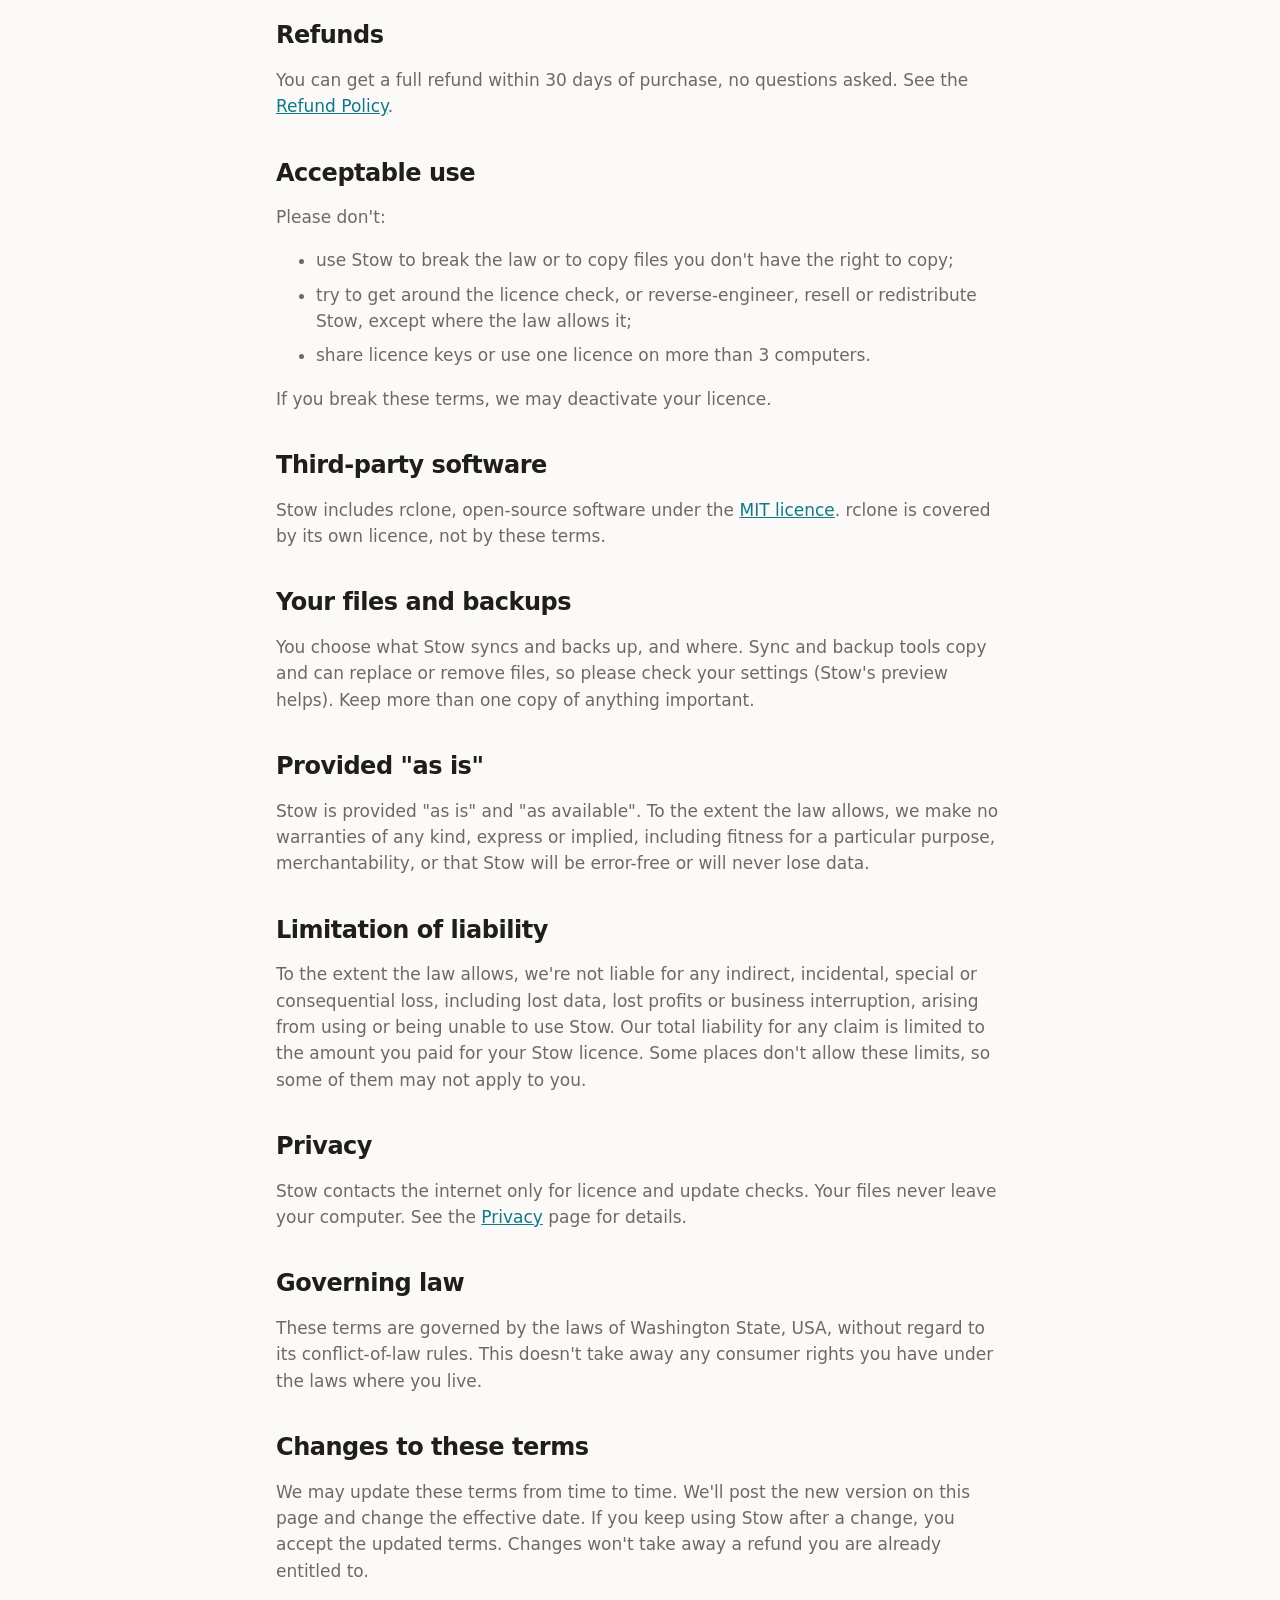
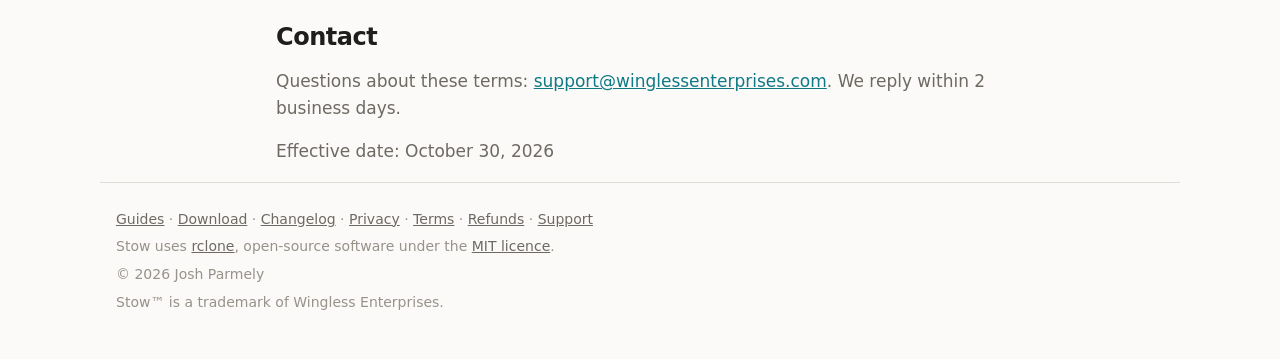
<file: terms/index.html>
<!doctype html>
<html lang="en">
<head>
<meta charset="utf-8">
<meta name="viewport" content="width=device-width, initial-scale=1">
<title>Terms of Service | Stow</title>
<meta name="description" content="The terms for buying and using Stow: one licence for up to 3 computers, a 14-day trial and a 30-day refund.">
<link rel="icon" href="../icon.png">
<link rel="stylesheet" href="../style.css">
<script data-goatcounter="https://stow.goatcounter.com/count" async src="//gc.zgo.at/count.js"></script>
</head>
<body>

<header class="top">
  <a class="brand" href="../"><img src="../icon.png" alt="" width="28" height="28">Stow<span class="tm">™</span></a>
  <nav>
    <a href="../#how">How it works</a>
    <a href="../guides/">Guides</a>
    <a href="../buy/">Price</a>
    <a href="../download/">Download</a>
    <a href="../support/">Support</a>
  </nav>
</header>

<main class="page">
<h1>Terms of Service</h1>
<p class="lede">Short version: buy Stow<span class="tm">™</span> once, use it on up to 3 of your computers, and get your money
  back within 30 days if it isn't for you. These terms are written in plain English. If anything is
  unclear, email us.</p>

<h2>Who we are</h2>
<p>Stow is made and sold by Josh Parmely, trading as Wingless Enterprises, in Washington State, USA
  ("we", "us"). "You" means the person or business that uses or buys Stow. By downloading,
  installing or using Stow, you agree to these terms.</p>
<p>Stow™ is a trademark of Wingless Enterprises.</p>

<h2>What Stow is</h2>
<p>Stow is a desktop app for Mac (Apple silicon only) and Windows. It keeps folders in sync and backs
  up external drives on a schedule or when a drive is plugged in. Your files are copied between the
  folders and drives you choose on your own computer. They are never uploaded to us.</p>

<h2>Free trial</h2>
<p>You can use Stow free for 14 days with every feature working. After the trial, you need a licence
  to keep using it.</p>

<h2>Your licence</h2>
<ul>
  <li>A Stow licence is a one-time purchase of $39.</li>
  <li>It lets you use Stow for personal or business use on up to 3 computers that you own or control,
    in any mix of Mac and Windows.</li>
  <li>To move Stow to a different computer, remove the licence from the old one (open
    <strong>Licence</strong> and choose <strong>Remove from this computer</strong>), then enter your
    key on the new one.</li>
  <li>Your licence is for you. Please don't share, sell or transfer your licence key, or publish
    it.</li>
  <li>Your licence includes every 1.x update. A future 2.0 may be a paid upgrade.</li>
  <li>You're buying a licence to use Stow, not ownership of the software. We keep all rights to Stow
    that these terms don't give you.</li>
</ul>

<h2>Payment</h2>
<p>Payments are processed by Lemon Squeezy, which is the merchant (seller) of record for your order.
  Lemon Squeezy handles checkout, payment, receipts and any VAT or sales tax, and its own terms and
  privacy policy apply to checkout. Your licence key arrives by email right after purchase.</p>

<h2>Updates</h2>
<p>Stow checks GitHub for new versions and lets you know when one is available. We may fix bugs, add
  features or change how Stow works in updates. We'll try hard not to break the way you already use
  it.</p>

<h2>Refunds</h2>
<p>You can get a full refund within 30 days of purchase, no questions asked. See the
  <a href="../refund/">Refund Policy</a>.</p>

<h2>Acceptable use</h2>
<p>Please don't:</p>
<ul>
  <li>use Stow to break the law or to copy files you don't have the right to copy;</li>
  <li>try to get around the licence check, or reverse-engineer, resell or redistribute Stow, except
    where the law allows it;</li>
  <li>share licence keys or use one licence on more than 3 computers.</li>
</ul>
<p>If you break these terms, we may deactivate your licence.</p>

<h2>Third-party software</h2>
<p>Stow includes rclone, open-source software under the
  <a href="https://github.com/rclone/rclone/blob/master/COPYING">MIT licence</a>. rclone is covered by
  its own licence, not by these terms.</p>

<h2>Your files and backups</h2>
<p>You choose what Stow syncs and backs up, and where. Sync and backup tools copy and can replace or
  remove files, so please check your settings (Stow's preview helps). Keep more than one copy of
  anything important.</p>

<h2>Provided "as is"</h2>
<p>Stow is provided "as is" and "as available". To the extent the law allows, we make no warranties
  of any kind, express or implied, including fitness for a particular purpose, merchantability, or
  that Stow will be error-free or will never lose data.</p>

<h2>Limitation of liability</h2>
<p>To the extent the law allows, we're not liable for any indirect, incidental, special or
  consequential loss, including lost data, lost profits or business interruption, arising from using
  or being unable to use Stow. Our total liability for any claim is limited to the amount you paid for
  your Stow licence. Some places don't allow these limits, so some of them may not apply to you.</p>

<h2>Privacy</h2>
<p>Stow contacts the internet only for licence and update checks. Your files never leave your
  computer. See the <a href="../privacy/">Privacy</a> page for details.</p>

<h2>Governing law</h2>
<p>These terms are governed by the laws of Washington State, USA, without regard to its
  conflict-of-law rules. This doesn't take away any consumer rights you have under the laws where you
  live.</p>

<h2>Changes to these terms</h2>
<p>We may update these terms from time to time. We'll post the new version on this page and change the
  effective date. If you keep using Stow after a change, you accept the updated terms. Changes won't
  take away a refund you are already entitled to.</p>

<h2>Contact</h2>
<p>Questions about these terms:
  <a href="mailto:support@winglessenterprises.com">support@winglessenterprises.com</a>. We reply
  within 2 business days.</p>
<p>Effective date: October 30, 2026</p>
</main>

<footer>
  <p><a href="../guides/">Guides</a> ·
    <a href="../download/">Download</a> ·
    <a href="https://github.com/HGWingless/stow/releases">Changelog</a> ·
    <a href="../privacy/">Privacy</a> ·
    <a href="../terms/">Terms</a> ·
    <a href="../refund/">Refunds</a> ·
    <a href="../support/">Support</a></p>
  <p>Stow uses <a href="https://rclone.org">rclone</a>, open-source software under the
    <a href="https://github.com/rclone/rclone/blob/master/COPYING">MIT licence</a>.</p>
  <p>© 2026 Josh Parmely</p>
  <p>Stow™ is a trademark of Wingless Enterprises.</p>
</footer>

</body>
</html>
</file>
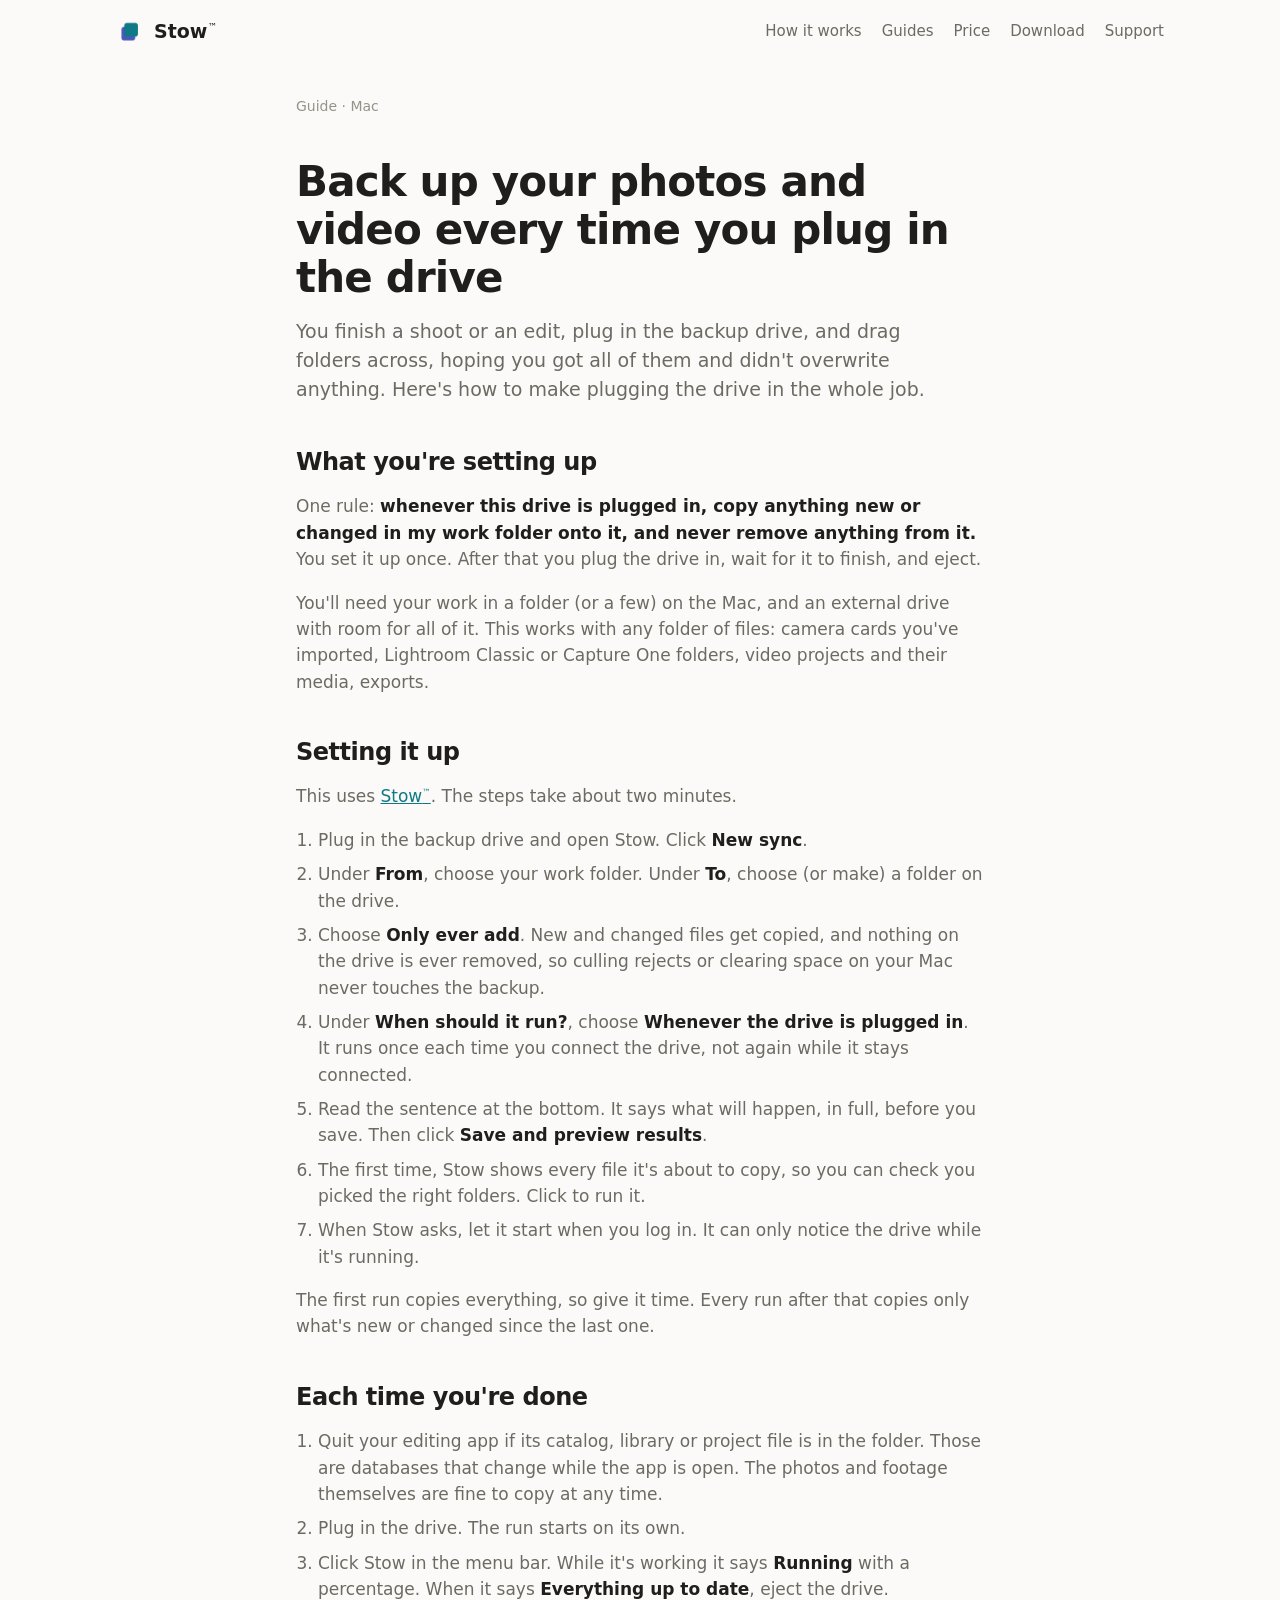
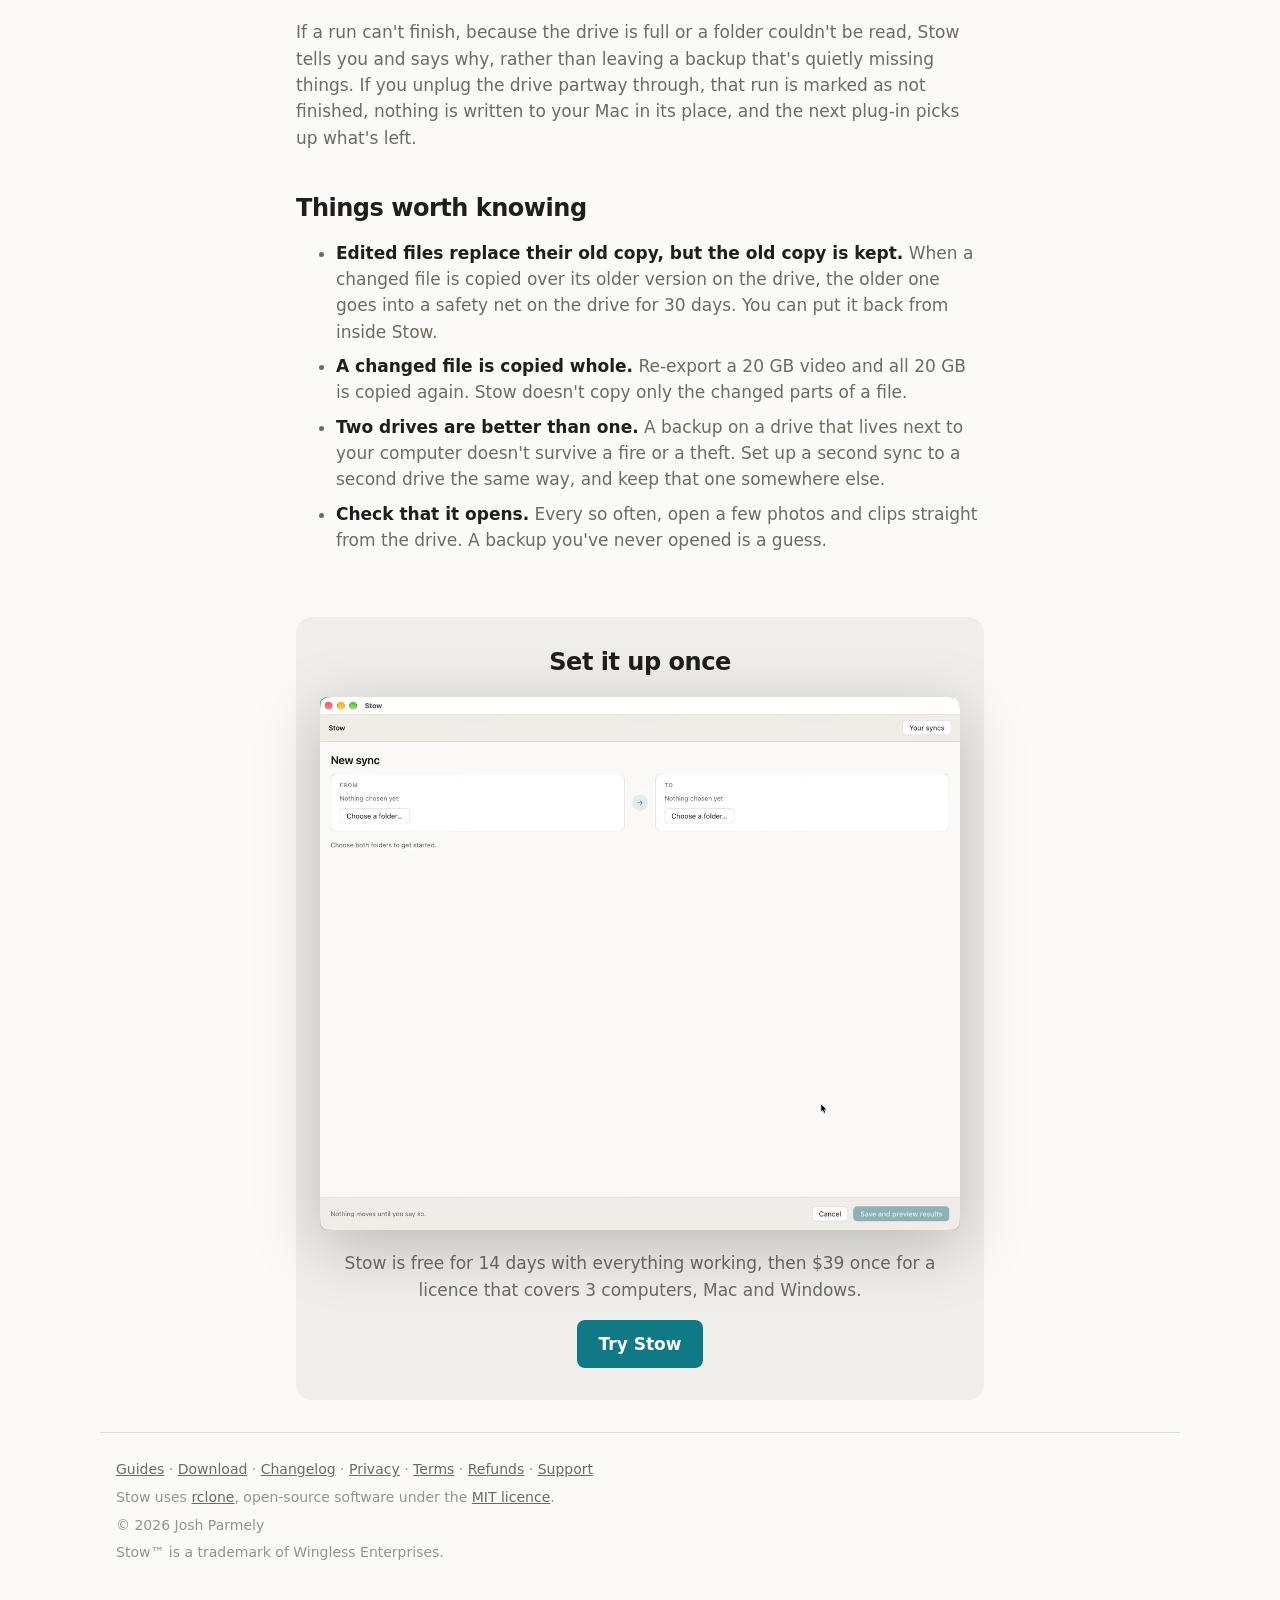
<file: guides/back-up-photos-mac.html>
<!doctype html>
<html lang="en">
<head>
<meta charset="utf-8">
<meta name="viewport" content="width=device-width, initial-scale=1">
<title>Back up photos and video every time you plug in a drive (Mac) | Stow</title>
<meta name="description" content="For photographers and video editors: plug in your backup drive when you're done, and have the day's work copied to it without dragging a thing.">
<link rel="icon" href="../icon.png">
<link rel="stylesheet" href="../style.css">
<script data-goatcounter="https://stow.goatcounter.com/count" async src="//gc.zgo.at/count.js"></script>
</head>
<body>

<header class="top">
  <a class="brand" href="../"><img src="../icon.png" alt="" width="28" height="28">Stow<span class="tm">™</span></a>
  <nav>
    <a href="../#how">How it works</a>
    <a href="../guides/">Guides</a>
    <a href="../buy/">Price</a>
    <a href="../download/">Download</a>
    <a href="../support/">Support</a>
  </nav>
</header>

<main class="guide">
<article>

<p class="kicker">Guide · Mac</p>
<h1>Back up your photos and video every time you plug in the drive</h1>
<p class="lede">You finish a shoot or an edit, plug in the backup drive, and drag folders across,
  hoping you got all of them and didn't overwrite anything. Here's how to make plugging the drive in
  the whole job.</p>

<h2>What you're setting up</h2>
<p>One rule: <em>whenever this drive is plugged in, copy anything new or changed in my work folder
  onto it, and never remove anything from it.</em> You set it up once. After that you plug the
  drive in, wait for it to finish, and eject.</p>
<p>You'll need your work in a folder (or a few) on the Mac, and an external drive with room for all
  of it. This works with any folder of files: camera cards you've imported, Lightroom Classic or
  Capture One folders, video projects and their media, exports.</p>

<h2>Setting it up</h2>
<p>This uses <a href="../">Stow<span class="tm">™</span></a>. The steps take about two minutes.</p>
<ol class="steps">
  <li>Plug in the backup drive and open Stow. Click <strong>New sync</strong>.</li>
  <li>Under <strong>From</strong>, choose your work folder. Under <strong>To</strong>, choose (or
    make) a folder on the drive.</li>
  <li>Choose <strong>Only ever add</strong>. New and changed files get copied, and nothing on the
    drive is ever removed, so culling rejects or clearing space on your Mac never touches the
    backup.</li>
  <li>Under <strong>When should it run?</strong>, choose <strong>Whenever the drive is plugged
    in</strong>. It runs once each time you connect the drive, not again while it stays
    connected.</li>
  <li>Read the sentence at the bottom. It says what will happen, in full, before you save. Then click
    <strong>Save and preview results</strong>.</li>
  <li>The first time, Stow shows every file it's about to copy, so you can check you picked the
    right folders. Click to run it.</li>
  <li>When Stow asks, let it start when you log in. It can only notice the drive while it's
    running.</li>
</ol>
<p>The first run copies everything, so give it time. Every run after that copies only what's new
  or changed since the last one.</p>

<h2>Each time you're done</h2>
<ol class="steps">
  <li>Quit your editing app if its catalog, library or project file is in the folder. Those are
    databases that change while the app is open. The photos and footage themselves are fine to copy
    at any time.</li>
  <li>Plug in the drive. The run starts on its own.</li>
  <li>Click Stow in the menu bar. While it's working it says <strong>Running</strong> with a
    percentage. When it says <strong>Everything up to date</strong>, eject the drive.</li>
</ol>
<p>If a run can't finish, because the drive is full or a folder couldn't be read, Stow tells you
  and says why, rather than leaving a backup that's quietly missing things. If you unplug the drive
  partway through, that run is marked as not finished, nothing is written to your Mac in its place,
  and the next plug-in picks up what's left.</p>

<h2>Things worth knowing</h2>
<ul>
  <li><strong>Edited files replace their old copy, but the old copy is kept.</strong> When a changed
    file is copied over its older version on the drive, the older one goes into a safety net on the
    drive for 30 days. You can put it back from inside Stow.</li>
  <li><strong>A changed file is copied whole.</strong> Re-export a 20 GB video and all 20 GB is
    copied again. Stow doesn't copy only the changed parts of a file.</li>
  <li><strong>Two drives are better than one.</strong> A backup on a drive that lives next to your
    computer doesn't survive a fire or a theft. Set up a second sync to a second drive the same way,
    and keep that one somewhere else.</li>
  <li><strong>Check that it opens.</strong> Every so often, open a few photos and clips straight
    from the drive. A backup you've never opened is a guess.</li>
</ul>

<section class="try">
  <h2>Set it up once</h2>
  <div class="shot demo">
    <video class="light" autoplay muted loop playsinline width="1200" height="1000"
      aria-label="Setting up a sync in Stow: two folders chosen, a time picked, and the whole sync said back as one sentence.">
      <source src="../demo/stow-demo-light.webm" type="video/webm">
      <source src="../demo/stow-demo-light.mp4" type="video/mp4">
    </video>
    <video class="dark" autoplay muted loop playsinline width="1200" height="1000"
      aria-label="Setting up a sync in Stow: two folders chosen, a time picked, and the whole sync said back as one sentence.">
      <source src="../demo/stow-demo-dark.webm" type="video/webm">
      <source src="../demo/stow-demo-dark.mp4" type="video/mp4">
    </video>
  </div>
  <p>Stow is free for 14 days with everything working, then $39 once for a licence that covers 3 computers, Mac and Windows.</p>
  <a class="button" href="../">Try Stow</a>
</section>

</article>
</main>

<footer>
  <p><a href="../guides/">Guides</a> ·
    <a href="../download/">Download</a> ·
    <a href="https://github.com/HGWingless/stow/releases">Changelog</a> ·
    <a href="../privacy/">Privacy</a> ·
    <a href="../terms/">Terms</a> ·
    <a href="../refund/">Refunds</a> ·
    <a href="../support/">Support</a></p>
  <p>Stow uses <a href="https://rclone.org">rclone</a>, open-source software under the
    <a href="https://github.com/rclone/rclone/blob/master/COPYING">MIT licence</a>.</p>
  <p>© 2026 Josh Parmely</p>
  <p>Stow™ is a trademark of Wingless Enterprises.</p>
</footer>

<script>
  if (matchMedia("(prefers-reduced-motion: reduce)").matches) {
    for (const v of document.querySelectorAll("video")) {
      v.removeAttribute("autoplay");
      v.pause();
      v.controls = true;
    }
  }
</script>
</body>
</html>
</file>
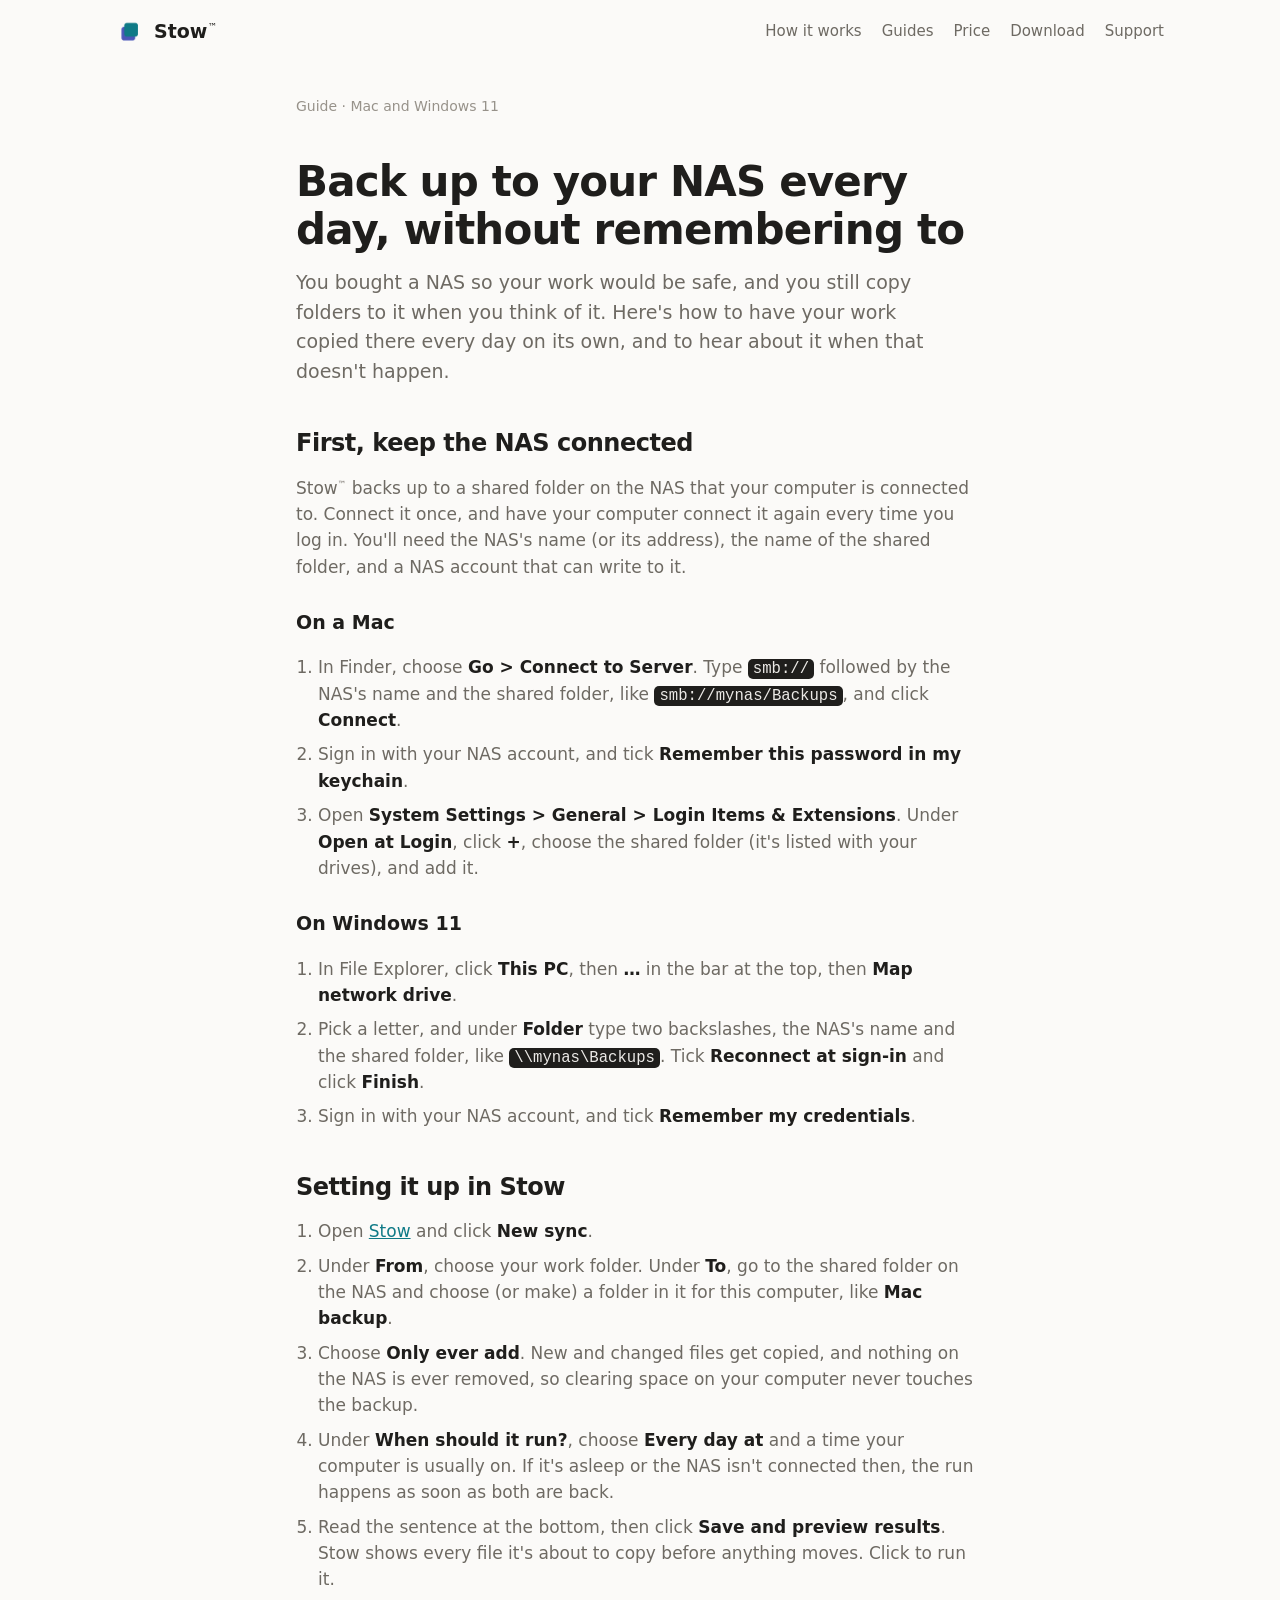
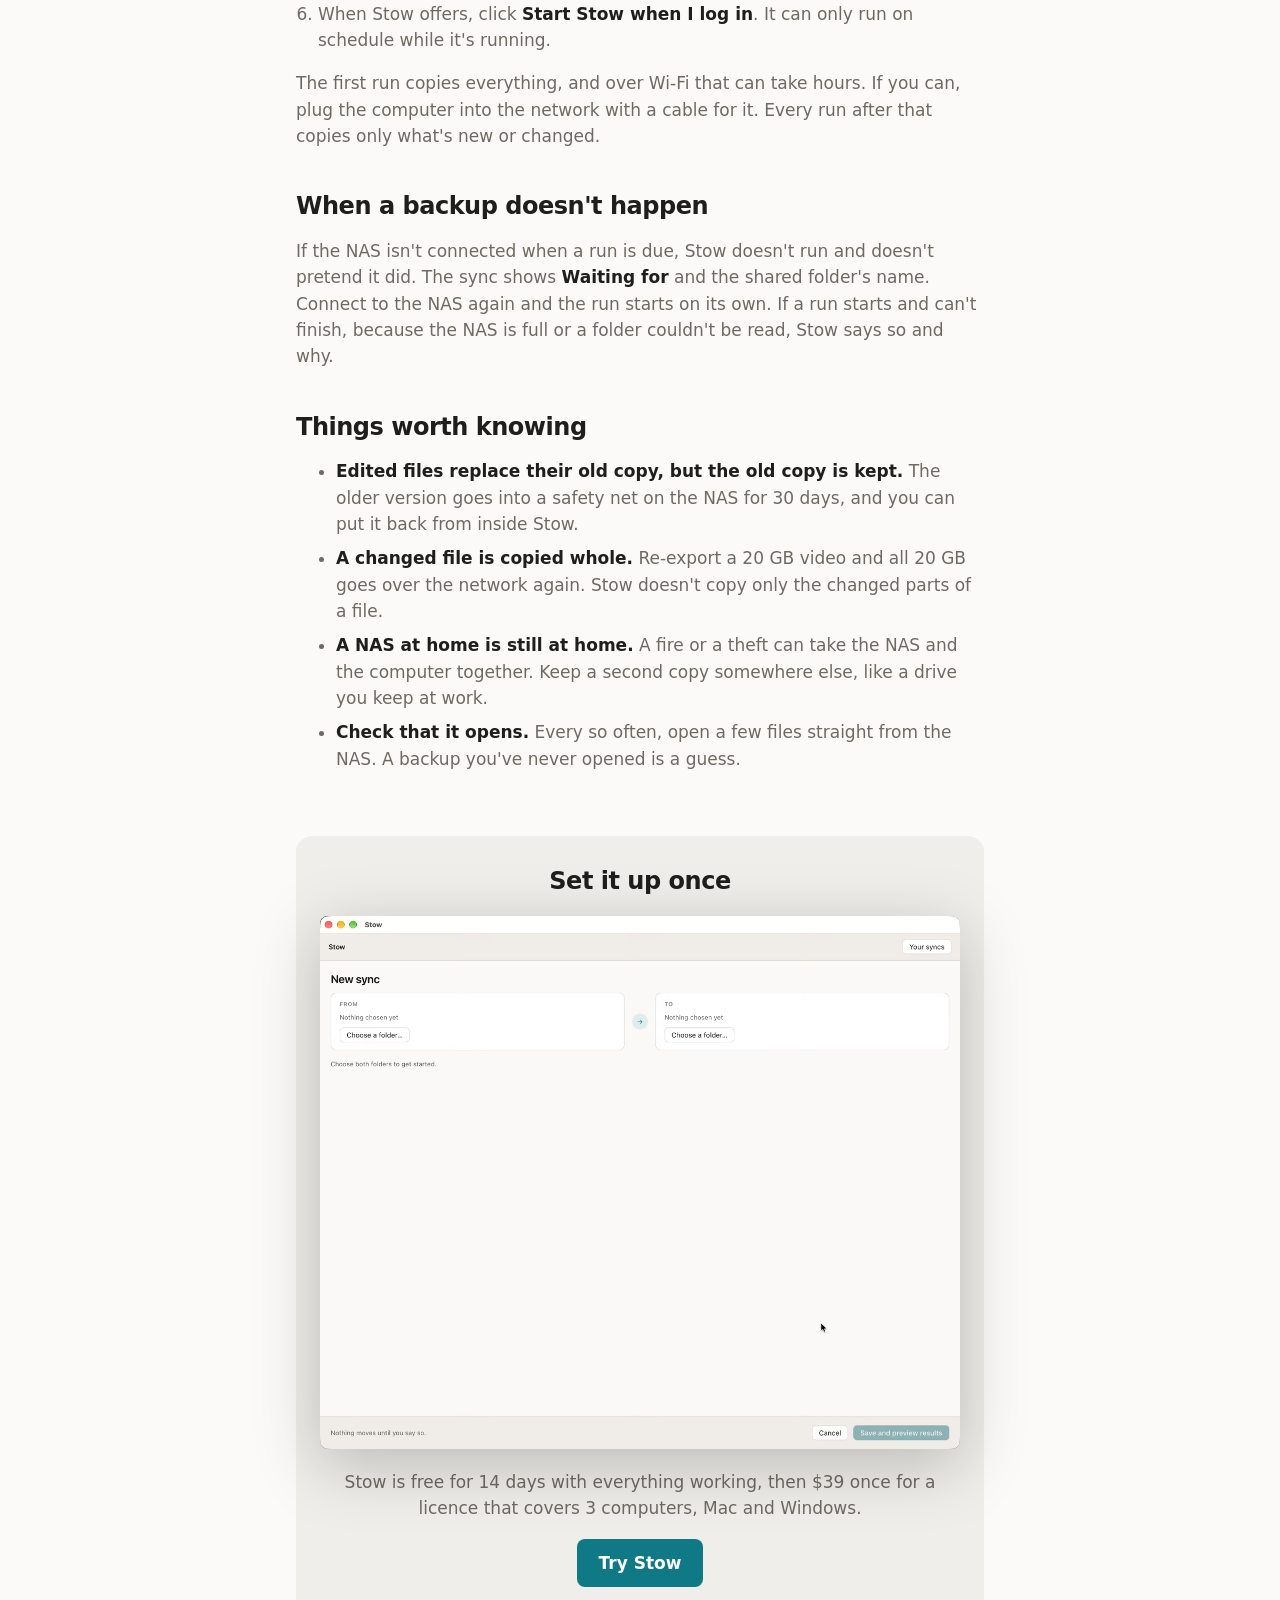
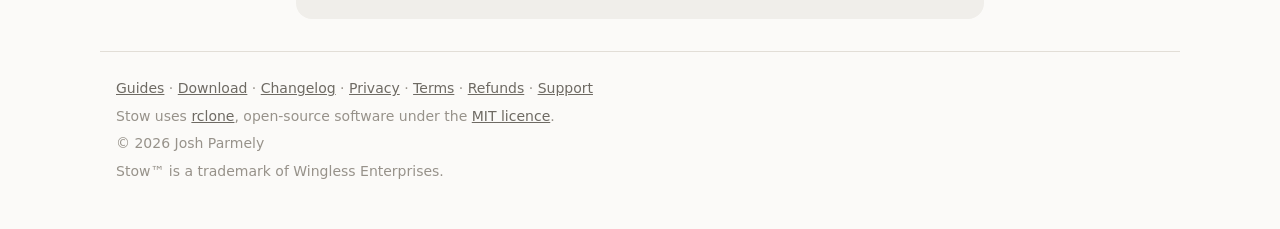
<file: guides/back-up-to-a-nas.html>
<!doctype html>
<html lang="en">
<head>
<meta charset="utf-8">
<meta name="viewport" content="width=device-width, initial-scale=1">
<title>Back up your Mac or PC to a NAS automatically | Stow</title>
<meta name="description" content="You have a NAS and still copy work to it by hand. How to keep it connected on a Mac or Windows 11 PC, and have your work backed up to it every day without remembering to.">
<link rel="icon" href="../icon.png">
<link rel="stylesheet" href="../style.css">
<script data-goatcounter="https://stow.goatcounter.com/count" async src="//gc.zgo.at/count.js"></script>
</head>
<body>

<header class="top">
  <a class="brand" href="../"><img src="../icon.png" alt="" width="28" height="28">Stow<span class="tm">™</span></a>
  <nav>
    <a href="../#how">How it works</a>
    <a href="../guides/">Guides</a>
    <a href="../buy/">Price</a>
    <a href="../download/">Download</a>
    <a href="../support/">Support</a>
  </nav>
</header>

<main class="guide">
<article>

<p class="kicker">Guide · Mac and Windows 11</p>
<h1>Back up to your NAS every day, without remembering to</h1>
<p class="lede">You bought a NAS so your work would be safe, and you still copy folders to it when
  you think of it. Here's how to have your work copied there every day on its own, and to hear
  about it when that doesn't happen.</p>

<h2>First, keep the NAS connected</h2>
<p>Stow<span class="tm">™</span> backs up to a shared folder on the NAS that your computer is connected to. Connect it once,
  and have your computer connect it again every time you log in. You'll need the NAS's name (or its
  address), the name of the shared folder, and a NAS account that can write to it.</p>

<h3>On a Mac</h3>
<ol class="steps">
  <li>In Finder, choose <strong>Go &gt; Connect to Server</strong>. Type
    <code>smb://</code> followed by the NAS's name and the shared folder, like
    <code>smb://mynas/Backups</code>, and click <strong>Connect</strong>.</li>
  <li>Sign in with your NAS account, and tick <strong>Remember this password in my
    keychain</strong>.</li>
  <li>Open <strong>System Settings &gt; General &gt; Login Items &amp; Extensions</strong>. Under
    <strong>Open at Login</strong>, click <strong>+</strong>, choose the shared folder (it's listed
    with your drives), and add it.</li>
</ol>

<h3>On Windows 11</h3>
<ol class="steps">
  <li>In File Explorer, click <strong>This PC</strong>, then <strong>&hellip;</strong> in the bar at
    the top, then <strong>Map network drive</strong>.</li>
  <li>Pick a letter, and under <strong>Folder</strong> type two backslashes, the NAS's name and the
    shared folder, like <code>\\mynas\Backups</code>. Tick <strong>Reconnect at sign-in</strong> and
    click <strong>Finish</strong>.</li>
  <li>Sign in with your NAS account, and tick <strong>Remember my credentials</strong>.</li>
</ol>

<h2>Setting it up in Stow</h2>
<ol class="steps">
  <li>Open <a href="../">Stow</a> and click <strong>New sync</strong>.</li>
  <li>Under <strong>From</strong>, choose your work folder. Under <strong>To</strong>, go to the
    shared folder on the NAS and choose (or make) a folder in it for this computer, like
    <em>Mac backup</em>.</li>
  <li>Choose <strong>Only ever add</strong>. New and changed files get copied, and nothing on the
    NAS is ever removed, so clearing space on your computer never touches the backup.</li>
  <li>Under <strong>When should it run?</strong>, choose <strong>Every day at</strong> and a time
    your computer is usually on. If it's asleep or the NAS isn't connected then, the run happens as
    soon as both are back.</li>
  <li>Read the sentence at the bottom, then click <strong>Save and preview results</strong>. Stow
    shows every file it's about to copy before anything moves. Click to run it.</li>
  <li>When Stow offers, click <strong>Start Stow when I log in</strong>. It can only run on
    schedule while it's running.</li>
</ol>
<p>The first run copies everything, and over Wi-Fi that can take hours. If you can, plug the
  computer into the network with a cable for it. Every run after that copies only what's new or
  changed.</p>

<h2>When a backup doesn't happen</h2>
<p>If the NAS isn't connected when a run is due, Stow doesn't run and doesn't pretend it did. The
  sync shows <strong>Waiting for</strong> and the shared folder's name. Connect to the NAS again
  and the run starts on its own. If a run starts and can't finish, because the NAS is full or a
  folder couldn't be read, Stow says so and why.</p>

<h2>Things worth knowing</h2>
<ul>
  <li><strong>Edited files replace their old copy, but the old copy is kept.</strong> The older
    version goes into a safety net on the NAS for 30 days, and you can put it back from inside
    Stow.</li>
  <li><strong>A changed file is copied whole.</strong> Re-export a 20 GB video and all 20 GB goes
    over the network again. Stow doesn't copy only the changed parts of a file.</li>
  <li><strong>A NAS at home is still at home.</strong> A fire or a theft can take the NAS and the
    computer together. Keep a second copy somewhere else, like a drive you keep at work.</li>
  <li><strong>Check that it opens.</strong> Every so often, open a few files straight from the NAS.
    A backup you've never opened is a guess.</li>
</ul>

<section class="try">
  <h2>Set it up once</h2>
  <div class="shot demo">
    <video class="light" autoplay muted loop playsinline width="1200" height="1000"
      aria-label="Setting up a sync in Stow: two folders chosen, a time picked, and the whole sync said back as one sentence.">
      <source src="../demo/stow-demo-light.webm" type="video/webm">
      <source src="../demo/stow-demo-light.mp4" type="video/mp4">
    </video>
    <video class="dark" autoplay muted loop playsinline width="1200" height="1000"
      aria-label="Setting up a sync in Stow: two folders chosen, a time picked, and the whole sync said back as one sentence.">
      <source src="../demo/stow-demo-dark.webm" type="video/webm">
      <source src="../demo/stow-demo-dark.mp4" type="video/mp4">
    </video>
  </div>
  <p>Stow is free for 14 days with everything working, then $39 once for a licence that covers 3 computers, Mac and Windows.</p>
  <a class="button" href="../">Try Stow</a>
</section>

</article>
</main>

<footer>
  <p><a href="../guides/">Guides</a> ·
    <a href="../download/">Download</a> ·
    <a href="https://github.com/HGWingless/stow/releases">Changelog</a> ·
    <a href="../privacy/">Privacy</a> ·
    <a href="../terms/">Terms</a> ·
    <a href="../refund/">Refunds</a> ·
    <a href="../support/">Support</a></p>
  <p>Stow uses <a href="https://rclone.org">rclone</a>, open-source software under the
    <a href="https://github.com/rclone/rclone/blob/master/COPYING">MIT licence</a>.</p>
  <p>© 2026 Josh Parmely</p>
  <p>Stow™ is a trademark of Wingless Enterprises.</p>
</footer>

<script>
  if (matchMedia("(prefers-reduced-motion: reduce)").matches) {
    for (const v of document.querySelectorAll("video")) {
      v.removeAttribute("autoplay");
      v.pause();
      v.controls = true;
    }
  }
</script>
</body>
</html>
</file>
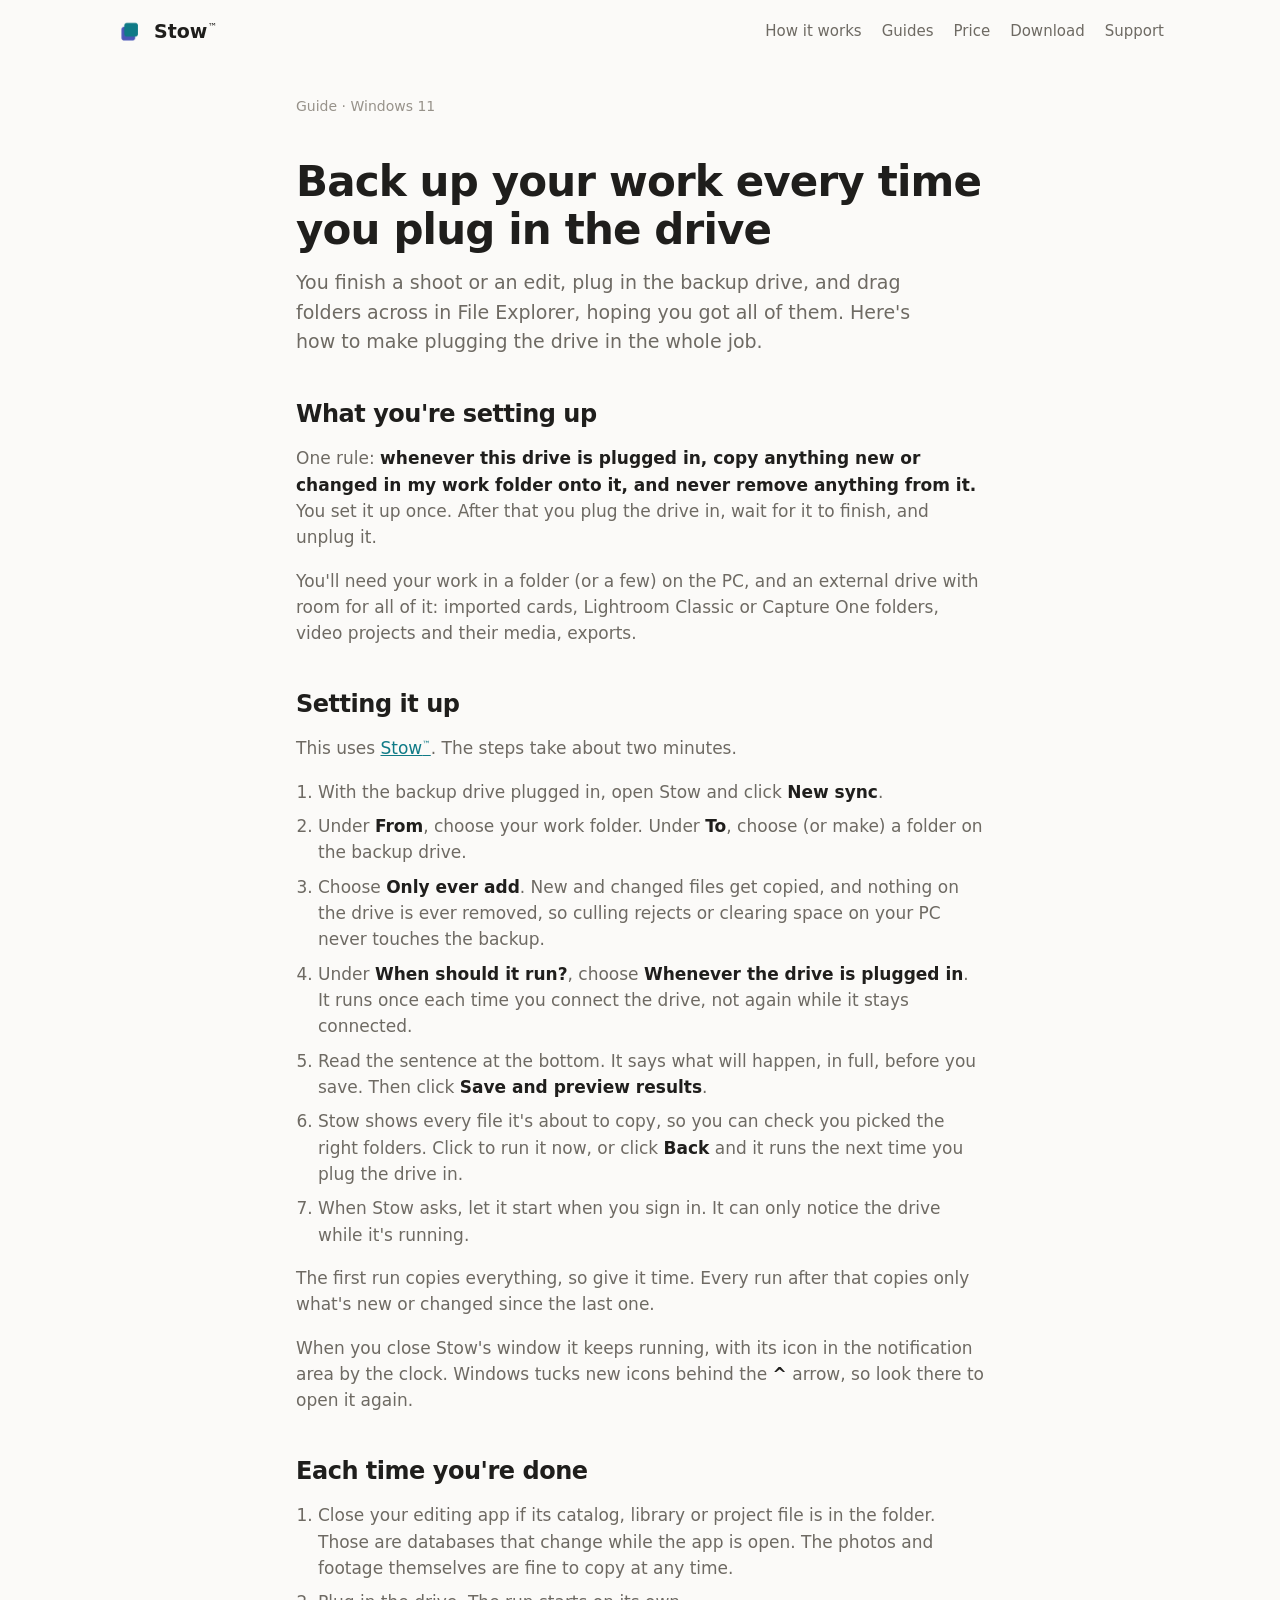
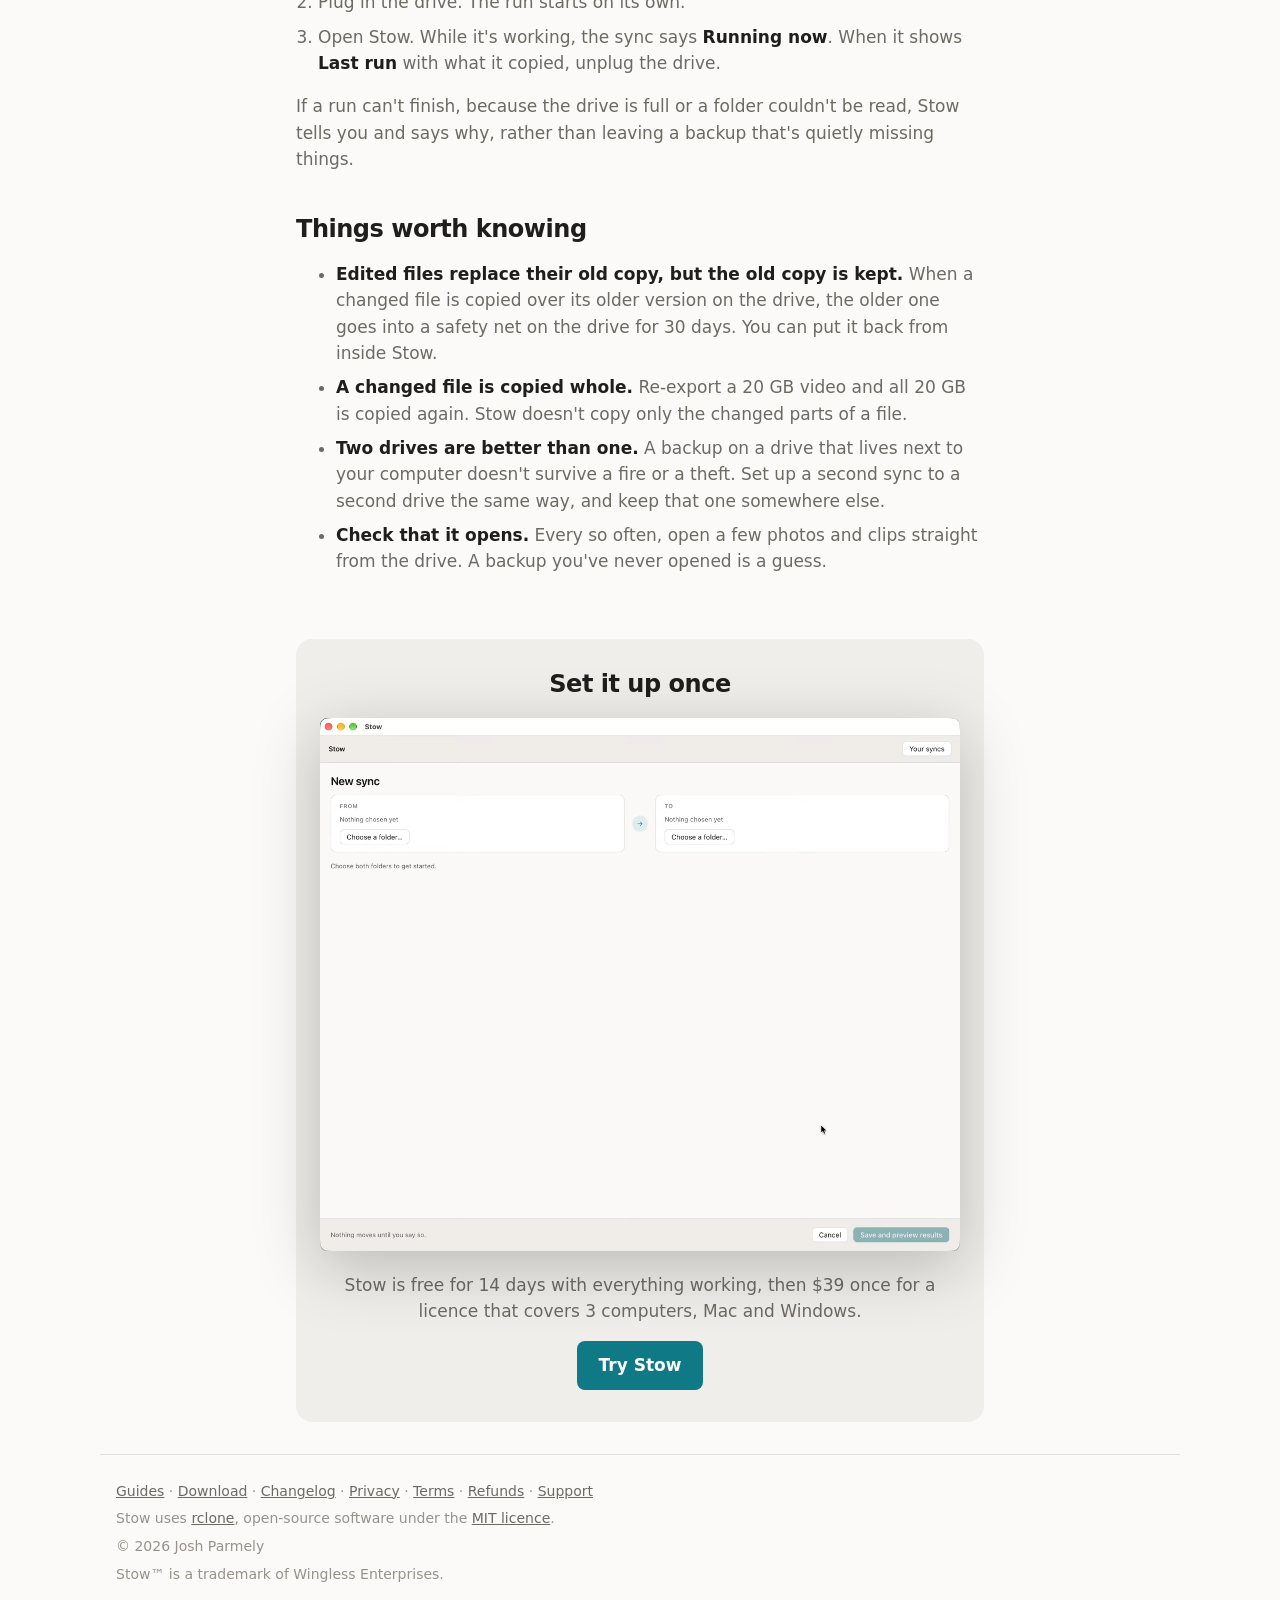
<file: guides/back-up-to-external-drive-windows.html>
<!doctype html>
<html lang="en">
<head>
<meta charset="utf-8">
<meta name="viewport" content="width=device-width, initial-scale=1">
<title>Back up your work every time you plug in a drive (Windows 11) | Stow</title>
<meta name="description" content="For photographers and video editors on Windows 11: plug in your backup drive when you're done, and have the day's work copied to it without dragging a thing.">
<link rel="icon" href="../icon.png">
<link rel="stylesheet" href="../style.css">
<script data-goatcounter="https://stow.goatcounter.com/count" async src="//gc.zgo.at/count.js"></script>
</head>
<body>

<header class="top">
  <a class="brand" href="../"><img src="../icon.png" alt="" width="28" height="28">Stow<span class="tm">™</span></a>
  <nav>
    <a href="../#how">How it works</a>
    <a href="../guides/">Guides</a>
    <a href="../buy/">Price</a>
    <a href="../download/">Download</a>
    <a href="../support/">Support</a>
  </nav>
</header>

<main class="guide">
<article>

<p class="kicker">Guide · Windows 11</p>
<h1>Back up your work every time you plug in the drive</h1>
<p class="lede">You finish a shoot or an edit, plug in the backup drive, and drag folders across in
  File Explorer, hoping you got all of them. Here's how to make plugging the drive in the whole
  job.</p>

<h2>What you're setting up</h2>
<p>One rule: <em>whenever this drive is plugged in, copy anything new or changed in my work folder
  onto it, and never remove anything from it.</em> You set it up once. After that you plug the
  drive in, wait for it to finish, and unplug it.</p>
<p>You'll need your work in a folder (or a few) on the PC, and an external drive with room for all
  of it: imported cards, Lightroom Classic or Capture One folders, video projects and their media,
  exports.</p>

<h2>Setting it up</h2>
<p>This uses <a href="../">Stow<span class="tm">™</span></a>. The steps take about two minutes.</p>
<ol class="steps">
  <li>With the backup drive plugged in, open Stow and click <strong>New sync</strong>.</li>
  <li>Under <strong>From</strong>, choose your work folder. Under <strong>To</strong>, choose (or
    make) a folder on the backup drive.</li>
  <li>Choose <strong>Only ever add</strong>. New and changed files get copied, and nothing on the
    drive is ever removed, so culling rejects or clearing space on your PC never touches the
    backup.</li>
  <li>Under <strong>When should it run?</strong>, choose <strong>Whenever the drive is plugged
    in</strong>. It runs once each time you connect the drive, not again while it stays
    connected.</li>
  <li>Read the sentence at the bottom. It says what will happen, in full, before you save. Then click
    <strong>Save and preview results</strong>.</li>
  <li>Stow shows every file it's about to copy, so you can check you picked the right folders.
    Click to run it now, or click <strong>Back</strong> and it runs the next time you plug the drive
    in.</li>
  <li>When Stow asks, let it start when you sign in. It can only notice the drive while it's
    running.</li>
</ol>
<p>The first run copies everything, so give it time. Every run after that copies only what's new
  or changed since the last one.</p>
<p>When you close Stow's window it keeps running, with its icon in the notification area by the
  clock. Windows tucks new icons behind the <strong>^</strong> arrow, so look there to open it
  again.</p>

<h2>Each time you're done</h2>
<ol class="steps">
  <li>Close your editing app if its catalog, library or project file is in the folder. Those are
    databases that change while the app is open. The photos and footage themselves are fine to copy
    at any time.</li>
  <li>Plug in the drive. The run starts on its own.</li>
  <li>Open Stow. While it's working, the sync says <strong>Running now</strong>. When it shows
    <strong>Last run</strong> with what it copied, unplug the drive.</li>
</ol>
<p>If a run can't finish, because the drive is full or a folder couldn't be read, Stow tells you
  and says why, rather than leaving a backup that's quietly missing things.</p>

<h2>Things worth knowing</h2>
<ul>
  <li><strong>Edited files replace their old copy, but the old copy is kept.</strong> When a changed
    file is copied over its older version on the drive, the older one goes into a safety net on the
    drive for 30 days. You can put it back from inside Stow.</li>
  <li><strong>A changed file is copied whole.</strong> Re-export a 20 GB video and all 20 GB is
    copied again. Stow doesn't copy only the changed parts of a file.</li>
  <li><strong>Two drives are better than one.</strong> A backup on a drive that lives next to your
    computer doesn't survive a fire or a theft. Set up a second sync to a second drive the same way,
    and keep that one somewhere else.</li>
  <li><strong>Check that it opens.</strong> Every so often, open a few photos and clips straight
    from the drive. A backup you've never opened is a guess.</li>
</ul>

<section class="try">
  <h2>Set it up once</h2>
  <div class="shot demo">
    <video class="light" autoplay muted loop playsinline width="1200" height="1000"
      aria-label="Setting up a sync in Stow: two folders chosen, a time picked, and the whole sync said back as one sentence.">
      <source src="../demo/stow-demo-light.webm" type="video/webm">
      <source src="../demo/stow-demo-light.mp4" type="video/mp4">
    </video>
    <video class="dark" autoplay muted loop playsinline width="1200" height="1000"
      aria-label="Setting up a sync in Stow: two folders chosen, a time picked, and the whole sync said back as one sentence.">
      <source src="../demo/stow-demo-dark.webm" type="video/webm">
      <source src="../demo/stow-demo-dark.mp4" type="video/mp4">
    </video>
  </div>
  <p>Stow is free for 14 days with everything working, then $39 once for a licence that covers 3 computers, Mac and Windows.</p>
  <a class="button" href="../">Try Stow</a>
</section>

</article>
</main>

<footer>
  <p><a href="../guides/">Guides</a> ·
    <a href="../download/">Download</a> ·
    <a href="https://github.com/HGWingless/stow/releases">Changelog</a> ·
    <a href="../privacy/">Privacy</a> ·
    <a href="../terms/">Terms</a> ·
    <a href="../refund/">Refunds</a> ·
    <a href="../support/">Support</a></p>
  <p>Stow uses <a href="https://rclone.org">rclone</a>, open-source software under the
    <a href="https://github.com/rclone/rclone/blob/master/COPYING">MIT licence</a>.</p>
  <p>© 2026 Josh Parmely</p>
  <p>Stow™ is a trademark of Wingless Enterprises.</p>
</footer>

<script>
  if (matchMedia("(prefers-reduced-motion: reduce)").matches) {
    for (const v of document.querySelectorAll("video")) {
      v.removeAttribute("autoplay");
      v.pause();
      v.controls = true;
    }
  }
</script>
</body>
</html>
</file>
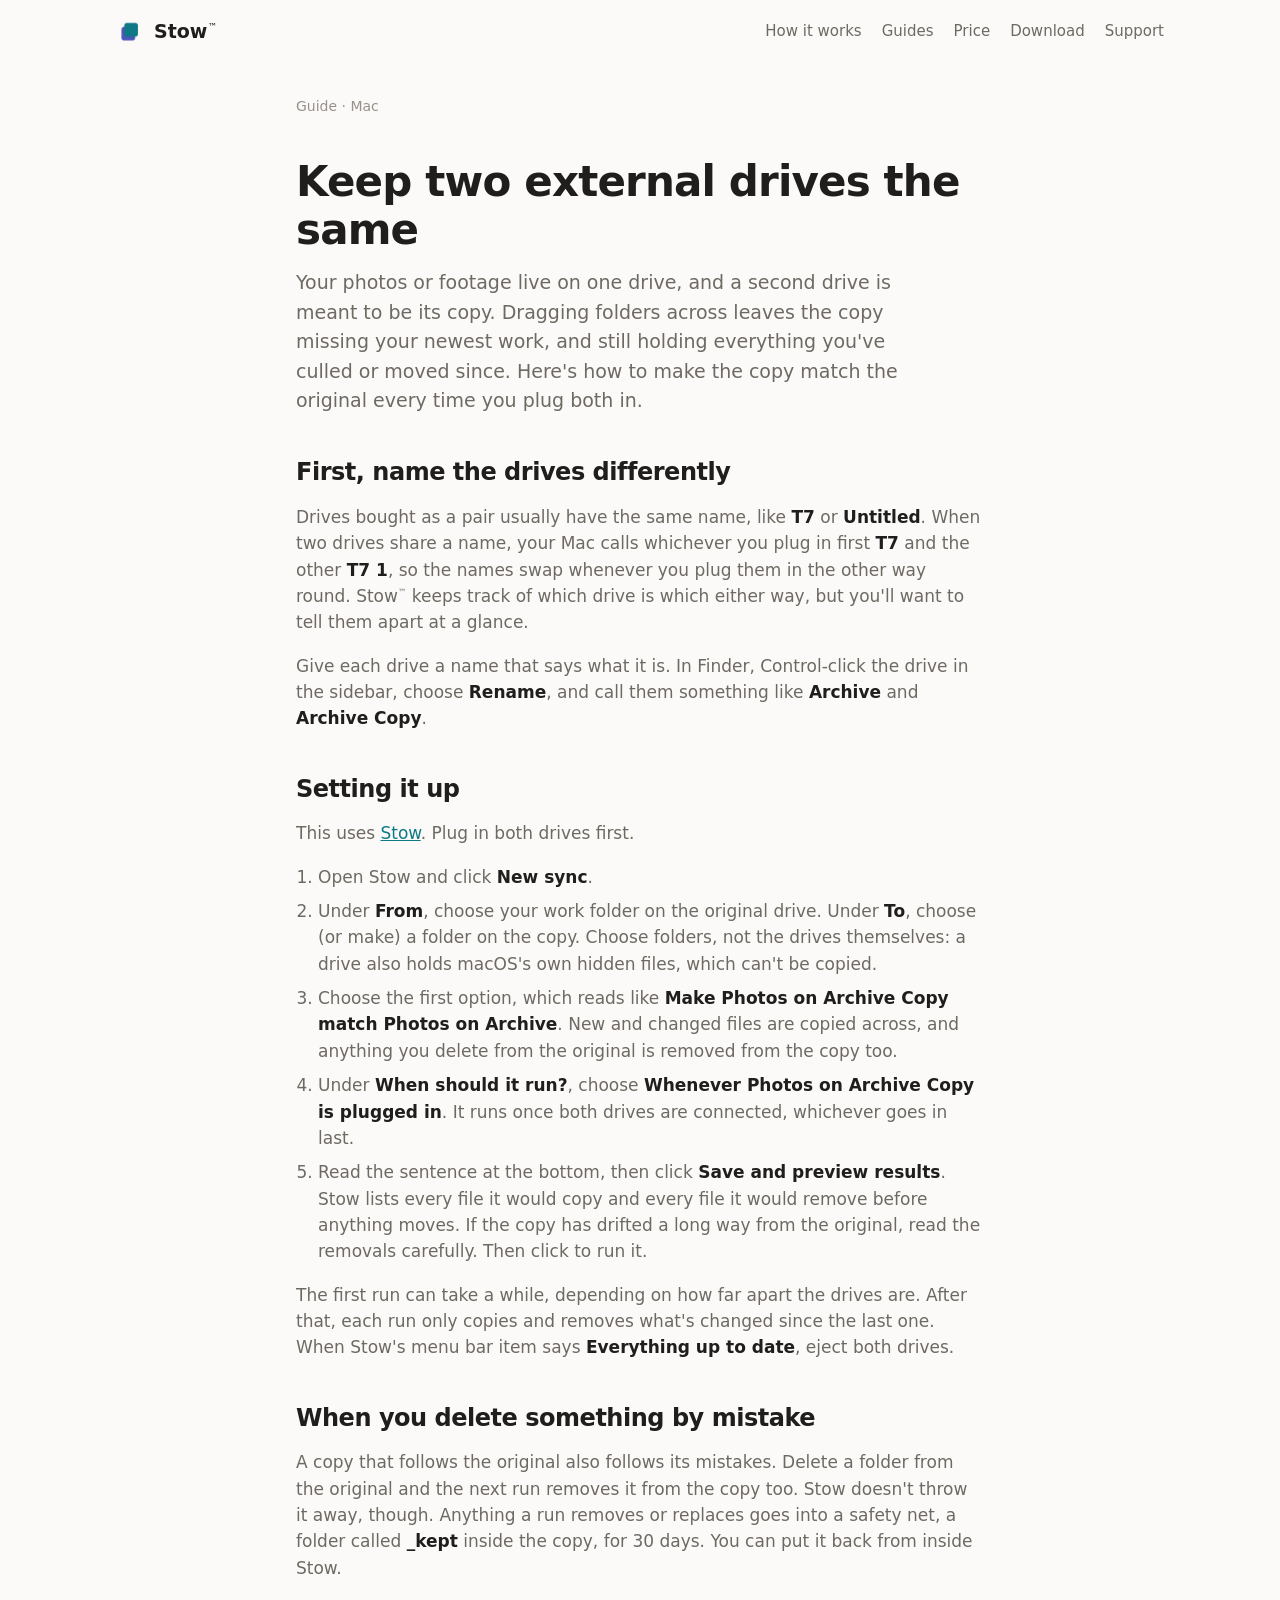
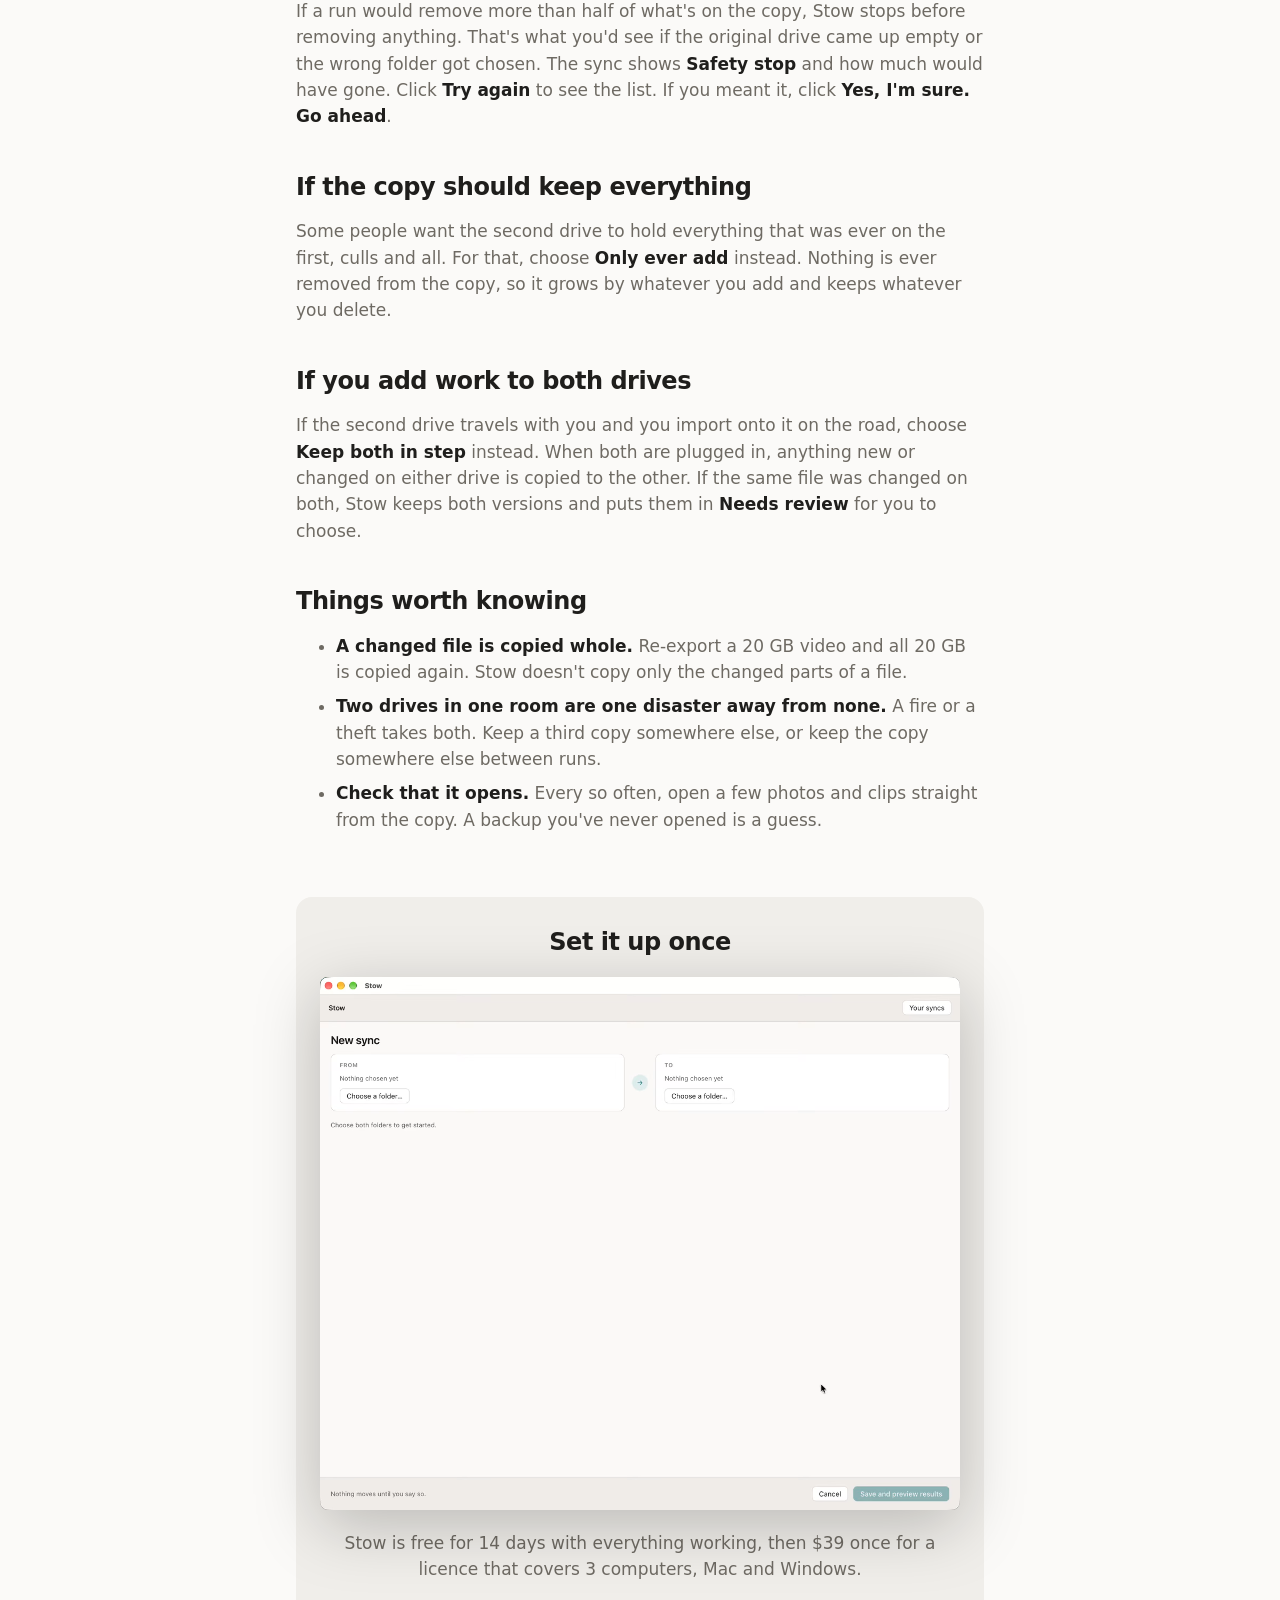
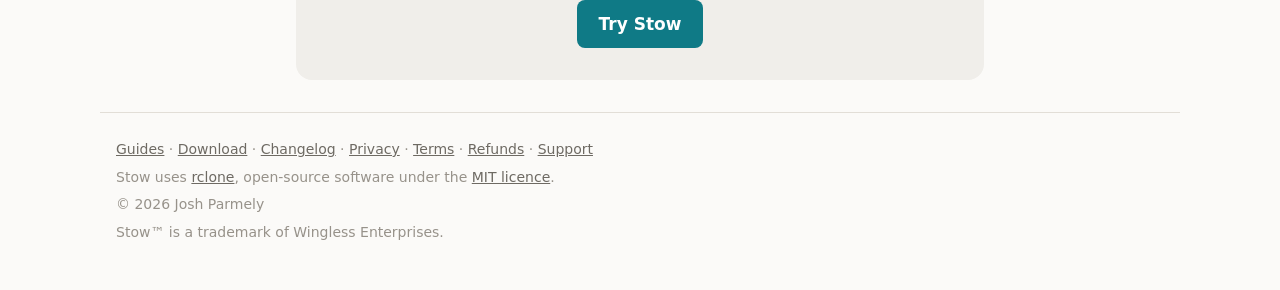
<file: guides/keep-two-drives-in-sync.html>
<!doctype html>
<html lang="en">
<head>
<meta charset="utf-8">
<meta name="viewport" content="width=device-width, initial-scale=1">
<title>Keep two external drives the same | Stow</title>
<meta name="description" content="Your archive is on one drive and its copy on another. How to keep the copy matching the original, including what you cull and reorganise, without dragging folders across.">
<link rel="icon" href="../icon.png">
<link rel="stylesheet" href="../style.css">
<script data-goatcounter="https://stow.goatcounter.com/count" async src="//gc.zgo.at/count.js"></script>
</head>
<body>

<header class="top">
  <a class="brand" href="../"><img src="../icon.png" alt="" width="28" height="28">Stow<span class="tm">™</span></a>
  <nav>
    <a href="../#how">How it works</a>
    <a href="../guides/">Guides</a>
    <a href="../buy/">Price</a>
    <a href="../download/">Download</a>
    <a href="../support/">Support</a>
  </nav>
</header>

<main class="guide">
<article>

<p class="kicker">Guide · Mac</p>
<h1>Keep two external drives the same</h1>
<p class="lede">Your photos or footage live on one drive, and a second drive is meant to be its
  copy. Dragging folders across leaves the copy missing your newest work, and still holding
  everything you've culled or moved since. Here's how to make the copy match the original every
  time you plug both in.</p>

<h2>First, name the drives differently</h2>
<p>Drives bought as a pair usually have the same name, like <em>T7</em> or <em>Untitled</em>. When
  two drives share a name, your Mac calls whichever you plug in first <em>T7</em> and the other
  <em>T7 1</em>, so the names swap whenever you plug them in the other way round. Stow<span class="tm">™</span> keeps track
  of which drive is which either way, but you'll want to tell them apart at a glance.</p>
<p>Give each drive a name that says what it is. In Finder, Control-click the drive in the sidebar,
  choose <strong>Rename</strong>, and call them something like <em>Archive</em> and <em>Archive
  Copy</em>.</p>

<h2>Setting it up</h2>
<p>This uses <a href="../">Stow</a>. Plug in both drives first.</p>
<ol class="steps">
  <li>Open Stow and click <strong>New sync</strong>.</li>
  <li>Under <strong>From</strong>, choose your work folder on the original drive. Under
    <strong>To</strong>, choose (or make) a folder on the copy. Choose folders, not the drives
    themselves: a drive also holds macOS's own hidden files, which can't be copied.</li>
  <li>Choose the first option, which reads like <strong>Make Photos on Archive Copy match Photos
    on Archive</strong>. New and changed files are copied across, and anything you delete from the
    original is removed from the copy too.</li>
  <li>Under <strong>When should it run?</strong>, choose <strong>Whenever Photos on Archive Copy
    is plugged in</strong>. It runs once both drives are connected, whichever goes in last.</li>
  <li>Read the sentence at the bottom, then click <strong>Save and preview results</strong>. Stow
    lists every file it would copy and every file it would remove before anything moves. If the
    copy has drifted a long way from the original, read the removals carefully. Then click to run
    it.</li>
</ol>
<p>The first run can take a while, depending on how far apart the drives are. After that, each run
  only copies and removes what's changed since the last one. When Stow's menu bar item says
  <strong>Everything up to date</strong>, eject both drives.</p>

<h2>When you delete something by mistake</h2>
<p>A copy that follows the original also follows its mistakes. Delete a folder from the original
  and the next run removes it from the copy too. Stow doesn't throw it away, though. Anything a run
  removes or replaces goes into a safety net, a folder called <em>_kept</em> inside the copy, for
  30 days. You can put it back from inside Stow.</p>
<p>If a run would remove more than half of what's on the copy, Stow stops before removing anything.
  That's what you'd see if the original drive came up empty or the wrong folder got chosen. The
  sync shows <strong>Safety stop</strong> and how much would have gone. Click <strong>Try
  again</strong> to see the list. If you meant it, click <strong>Yes, I'm sure. Go
  ahead</strong>.</p>

<h2>If the copy should keep everything</h2>
<p>Some people want the second drive to hold everything that was ever on the first, culls and all.
  For that, choose <strong>Only ever add</strong> instead. Nothing is ever removed from the copy,
  so it grows by whatever you add and keeps whatever you delete.</p>

<h2>If you add work to both drives</h2>
<p>If the second drive travels with you and you import onto it on the road, choose <strong>Keep both
  in step</strong> instead. When both are plugged in, anything new or changed on either drive is
  copied to the other. If the same file was changed on both, Stow keeps both versions and puts them
  in <strong>Needs review</strong> for you to choose.</p>

<h2>Things worth knowing</h2>
<ul>
  <li><strong>A changed file is copied whole.</strong> Re-export a 20 GB video and all 20 GB is
    copied again. Stow doesn't copy only the changed parts of a file.</li>
  <li><strong>Two drives in one room are one disaster away from none.</strong> A fire or a theft
    takes both. Keep a third copy somewhere else, or keep the copy somewhere else between runs.</li>
  <li><strong>Check that it opens.</strong> Every so often, open a few photos and clips straight
    from the copy. A backup you've never opened is a guess.</li>
</ul>

<section class="try">
  <h2>Set it up once</h2>
  <div class="shot demo">
    <video class="light" autoplay muted loop playsinline width="1200" height="1000"
      aria-label="Setting up a sync in Stow: two folders chosen, a time picked, and the whole sync said back as one sentence.">
      <source src="../demo/stow-demo-light.webm" type="video/webm">
      <source src="../demo/stow-demo-light.mp4" type="video/mp4">
    </video>
    <video class="dark" autoplay muted loop playsinline width="1200" height="1000"
      aria-label="Setting up a sync in Stow: two folders chosen, a time picked, and the whole sync said back as one sentence.">
      <source src="../demo/stow-demo-dark.webm" type="video/webm">
      <source src="../demo/stow-demo-dark.mp4" type="video/mp4">
    </video>
  </div>
  <p>Stow is free for 14 days with everything working, then $39 once for a licence that covers 3 computers, Mac and Windows.</p>
  <a class="button" href="../">Try Stow</a>
</section>

</article>
</main>

<footer>
  <p><a href="../guides/">Guides</a> ·
    <a href="../download/">Download</a> ·
    <a href="https://github.com/HGWingless/stow/releases">Changelog</a> ·
    <a href="../privacy/">Privacy</a> ·
    <a href="../terms/">Terms</a> ·
    <a href="../refund/">Refunds</a> ·
    <a href="../support/">Support</a></p>
  <p>Stow uses <a href="https://rclone.org">rclone</a>, open-source software under the
    <a href="https://github.com/rclone/rclone/blob/master/COPYING">MIT licence</a>.</p>
  <p>© 2026 Josh Parmely</p>
  <p>Stow™ is a trademark of Wingless Enterprises.</p>
</footer>

<script>
  if (matchMedia("(prefers-reduced-motion: reduce)").matches) {
    for (const v of document.querySelectorAll("video")) {
      v.removeAttribute("autoplay");
      v.pause();
      v.controls = true;
    }
  }
</script>
</body>
</html>
</file>
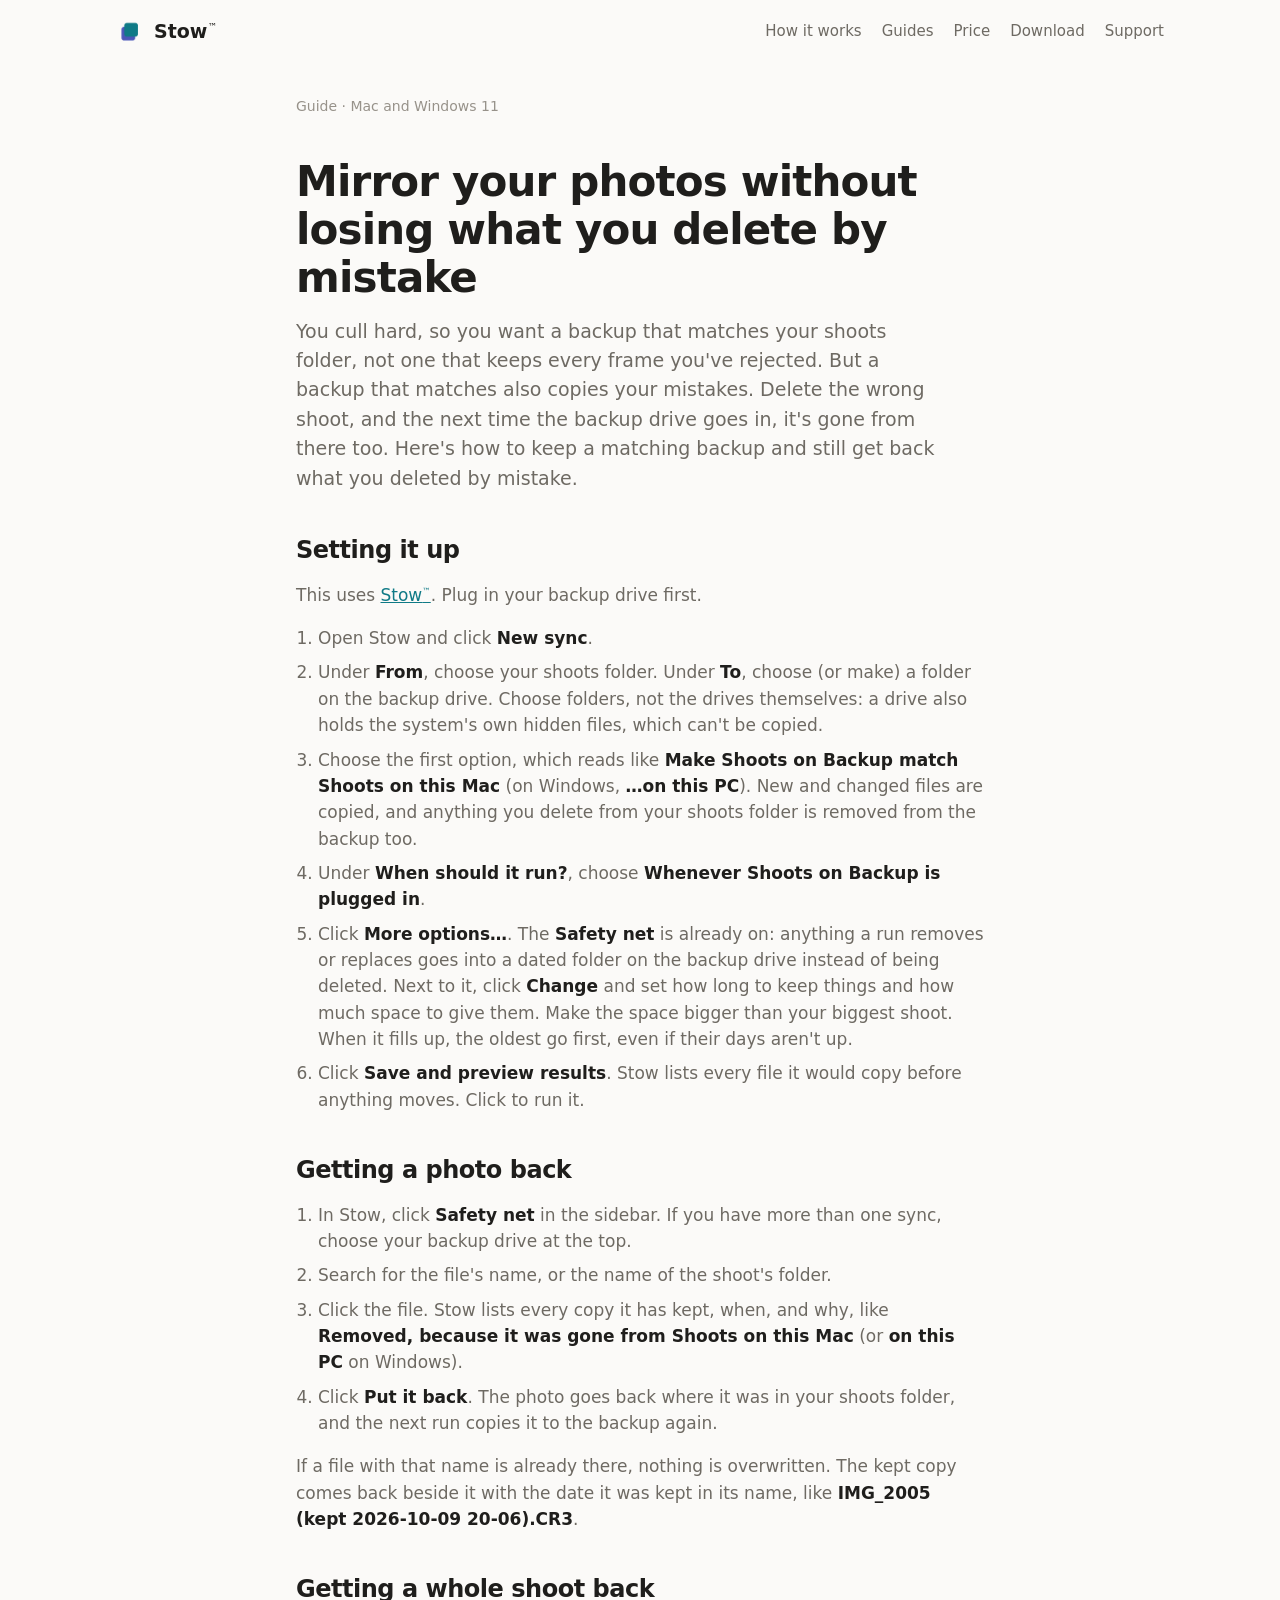
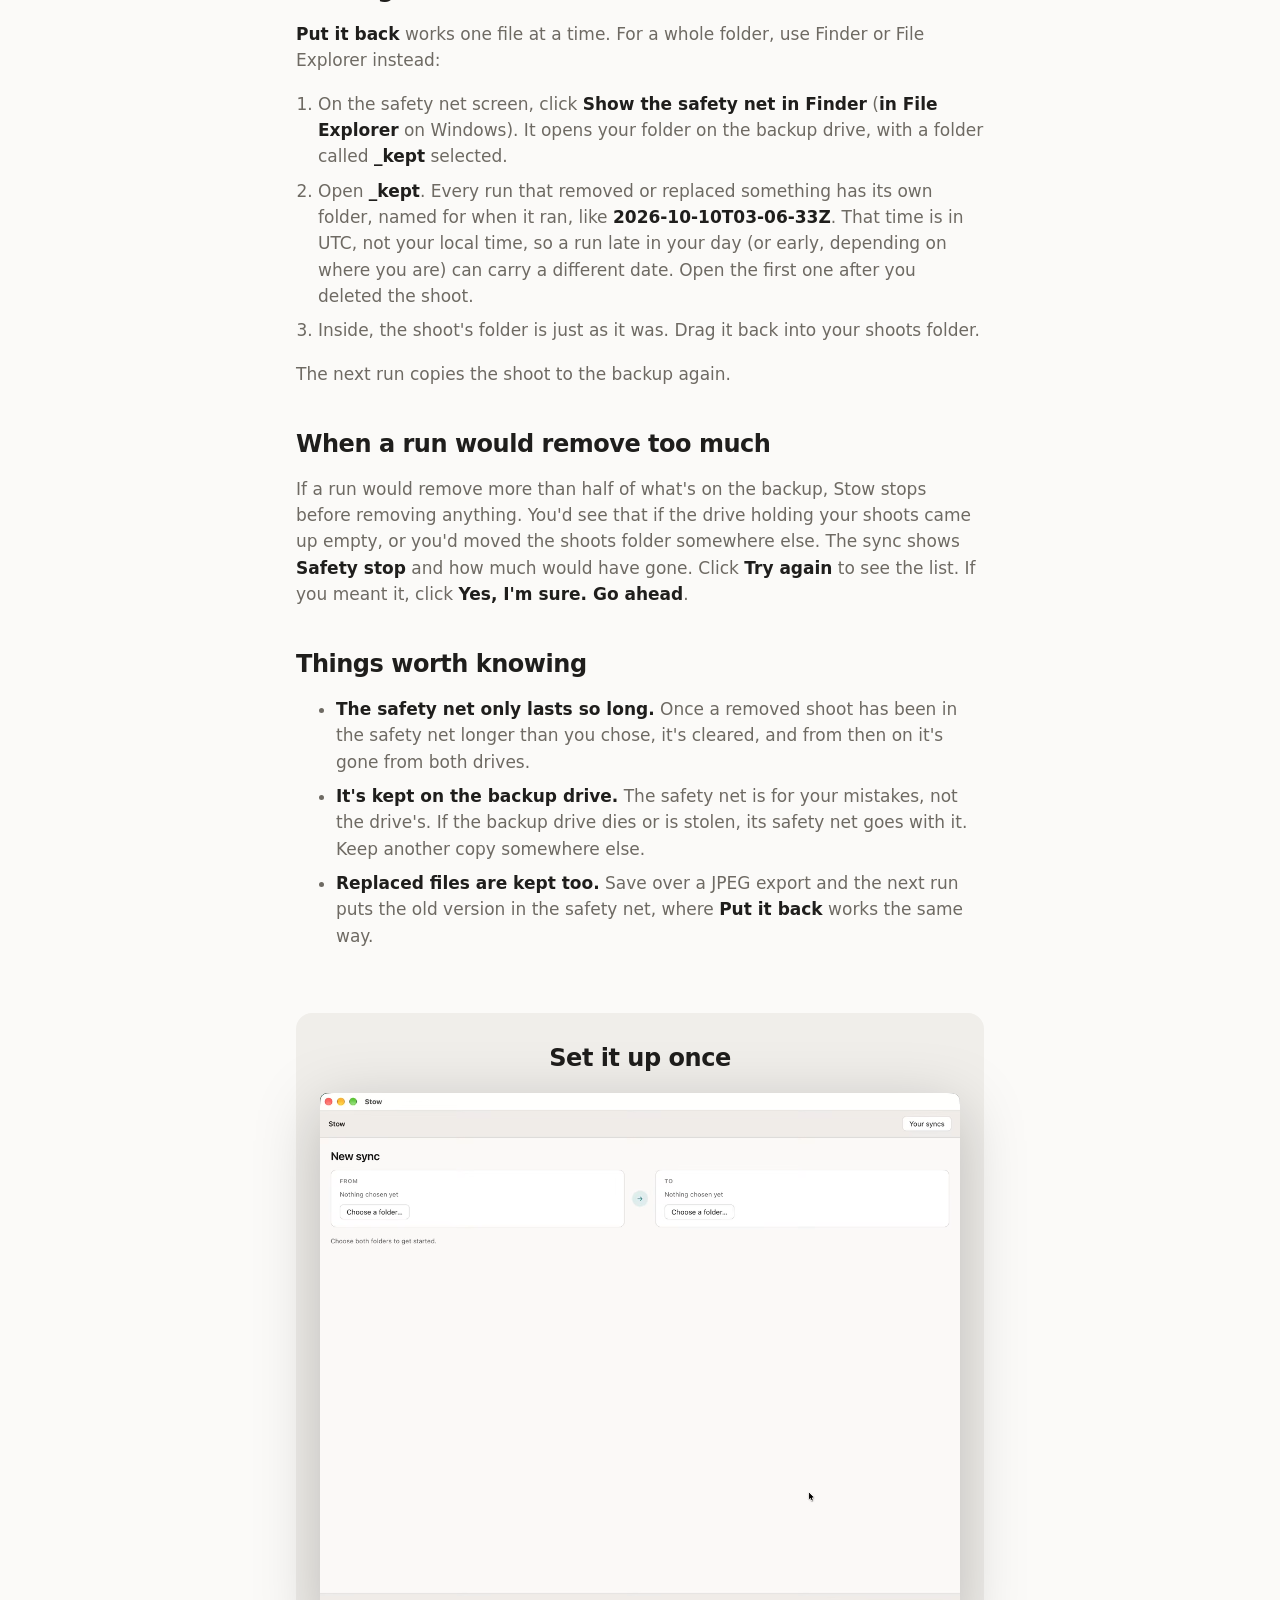
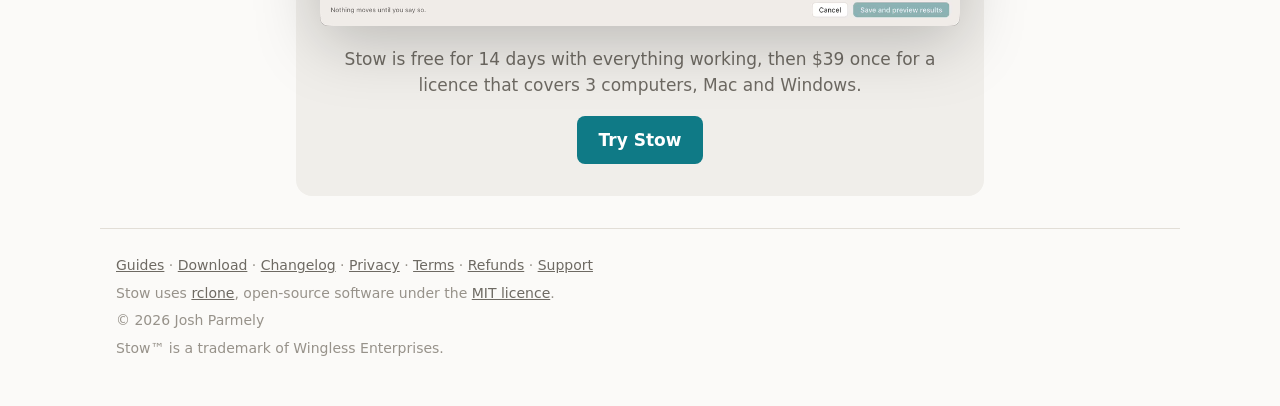
<file: guides/mirror-without-losing-deletes.html>
<!doctype html>
<html lang="en">
<head>
<meta charset="utf-8">
<meta name="viewport" content="width=device-width, initial-scale=1">
<title>Mirror your photos without losing what you delete by mistake | Stow</title>
<meta name="description" content="A backup that matches your library also copies your mistakes. How to keep a mirror of your shoots on a backup drive, and get back a photo or a whole shoot you deleted by mistake.">
<link rel="icon" href="../icon.png">
<link rel="stylesheet" href="../style.css">
<script data-goatcounter="https://stow.goatcounter.com/count" async src="//gc.zgo.at/count.js"></script>
</head>
<body>

<header class="top">
  <a class="brand" href="../"><img src="../icon.png" alt="" width="28" height="28">Stow<span class="tm">™</span></a>
  <nav>
    <a href="../#how">How it works</a>
    <a href="../guides/">Guides</a>
    <a href="../buy/">Price</a>
    <a href="../download/">Download</a>
    <a href="../support/">Support</a>
  </nav>
</header>

<main class="guide">
<article>

<p class="kicker">Guide · Mac and Windows 11</p>
<h1>Mirror your photos without losing what you delete by mistake</h1>
<p class="lede">You cull hard, so you want a backup that matches your shoots folder, not one that
  keeps every frame you've rejected. But a backup that matches also copies your mistakes. Delete the
  wrong shoot, and the next time the backup drive goes in, it's gone from there too. Here's how to
  keep a matching backup and still get back what you deleted by mistake.</p>

<h2>Setting it up</h2>
<p>This uses <a href="../">Stow<span class="tm">™</span></a>. Plug in your backup drive first.</p>
<ol class="steps">
  <li>Open Stow and click <strong>New sync</strong>.</li>
  <li>Under <strong>From</strong>, choose your shoots folder. Under <strong>To</strong>, choose (or
    make) a folder on the backup drive. Choose folders, not the drives themselves: a drive also
    holds the system's own hidden files, which can't be copied.</li>
  <li>Choose the first option, which reads like <strong>Make Shoots on Backup match Shoots on this
    Mac</strong> (on Windows, <strong>&hellip;on this PC</strong>). New and changed files are copied, and anything you delete from your shoots folder
    is removed from the backup too.</li>
  <li>Under <strong>When should it run?</strong>, choose <strong>Whenever Shoots on Backup is
    plugged in</strong>.</li>
  <li>Click <strong>More options&hellip;</strong>. The <strong>Safety net</strong> is already on:
    anything a run removes or replaces goes into a dated folder on the backup drive instead of being
    deleted. Next to it, click <strong>Change</strong> and set how long to keep things and how much
    space to give them. Make the space bigger than your biggest shoot. When it fills up, the oldest
    go first, even if their days aren't up.</li>
  <li>Click <strong>Save and preview results</strong>. Stow lists every file it would copy before
    anything moves. Click to run it.</li>
</ol>

<h2>Getting a photo back</h2>
<ol class="steps">
  <li>In Stow, click <strong>Safety net</strong> in the sidebar. If you have more than one sync,
    choose your backup drive at the top.</li>
  <li>Search for the file's name, or the name of the shoot's folder.</li>
  <li>Click the file. Stow lists every copy it has kept, when, and why, like <em>Removed, because
    it was gone from Shoots on this Mac</em> (or <em>on this PC</em> on Windows).</li>
  <li>Click <strong>Put it back</strong>. The photo goes back where it was in your shoots folder, and
    the next run copies it to the backup again.</li>
</ol>
<p>If a file with that name is already there, nothing is overwritten. The kept copy comes back
  beside it with the date it was kept in its name, like <em>IMG_2005 (kept 2026-10-09
  20-06).CR3</em>.</p>

<h2>Getting a whole shoot back</h2>
<p><strong>Put it back</strong> works one file at a time. For a whole folder, use Finder or File
  Explorer instead:</p>
<ol class="steps">
  <li>On the safety net screen, click <strong>Show the safety net in Finder</strong> (<strong>in
    File Explorer</strong> on Windows). It opens your folder on the backup drive, with a folder called
    <em>_kept</em> selected.</li>
  <li>Open <em>_kept</em>. Every run that removed or replaced something has its own folder, named
    for when it ran, like <em>2026-10-10T03-06-33Z</em>. That time is in UTC, not your local time,
    so a run late in your day (or early, depending on where you are) can carry a different date. Open the first one after you deleted the shoot.</li>
  <li>Inside, the shoot's folder is just as it was. Drag it back into your shoots folder.</li>
</ol>
<p>The next run copies the shoot to the backup again.</p>

<h2>When a run would remove too much</h2>
<p>If a run would remove more than half of what's on the backup, Stow stops before removing
  anything. You'd see that if the drive holding your shoots came up empty, or you'd moved the shoots
  folder somewhere else. The sync shows <strong>Safety stop</strong> and how much would have gone.
  Click <strong>Try again</strong> to see the list. If you meant it, click <strong>Yes, I'm sure. Go
  ahead</strong>.</p>

<h2>Things worth knowing</h2>
<ul>
  <li><strong>The safety net only lasts so long.</strong> Once a removed shoot has been in the safety
    net longer than you chose, it's cleared, and from then on it's gone from both drives.</li>
  <li><strong>It's kept on the backup drive.</strong> The safety net is for your mistakes, not the
    drive's. If the backup drive dies or is stolen, its safety net goes with it. Keep another copy
    somewhere else.</li>
  <li><strong>Replaced files are kept too.</strong> Save over a JPEG export and the next run puts
    the old version in the safety net, where <strong>Put it back</strong> works the same way.</li>
</ul>

<section class="try">
  <h2>Set it up once</h2>
  <div class="shot demo">
    <video class="light" autoplay muted loop playsinline width="1200" height="1000"
      aria-label="Setting up a sync in Stow: two folders chosen, a time picked, and the whole sync said back as one sentence.">
      <source src="../demo/stow-demo-light.webm" type="video/webm">
      <source src="../demo/stow-demo-light.mp4" type="video/mp4">
    </video>
    <video class="dark" autoplay muted loop playsinline width="1200" height="1000"
      aria-label="Setting up a sync in Stow: two folders chosen, a time picked, and the whole sync said back as one sentence.">
      <source src="../demo/stow-demo-dark.webm" type="video/webm">
      <source src="../demo/stow-demo-dark.mp4" type="video/mp4">
    </video>
  </div>
  <p>Stow is free for 14 days with everything working, then $39 once for a licence that covers 3 computers, Mac and Windows.</p>
  <a class="button" href="../">Try Stow</a>
</section>

</article>
</main>

<footer>
  <p><a href="../guides/">Guides</a> ·
    <a href="../download/">Download</a> ·
    <a href="https://github.com/HGWingless/stow/releases">Changelog</a> ·
    <a href="../privacy/">Privacy</a> ·
    <a href="../terms/">Terms</a> ·
    <a href="../refund/">Refunds</a> ·
    <a href="../support/">Support</a></p>
  <p>Stow uses <a href="https://rclone.org">rclone</a>, open-source software under the
    <a href="https://github.com/rclone/rclone/blob/master/COPYING">MIT licence</a>.</p>
  <p>© 2026 Josh Parmely</p>
  <p>Stow™ is a trademark of Wingless Enterprises.</p>
</footer>

<script>
  if (matchMedia("(prefers-reduced-motion: reduce)").matches) {
    for (const v of document.querySelectorAll("video")) {
      v.removeAttribute("autoplay");
      v.pause();
      v.controls = true;
    }
  }
</script>
</body>
</html>
</file>
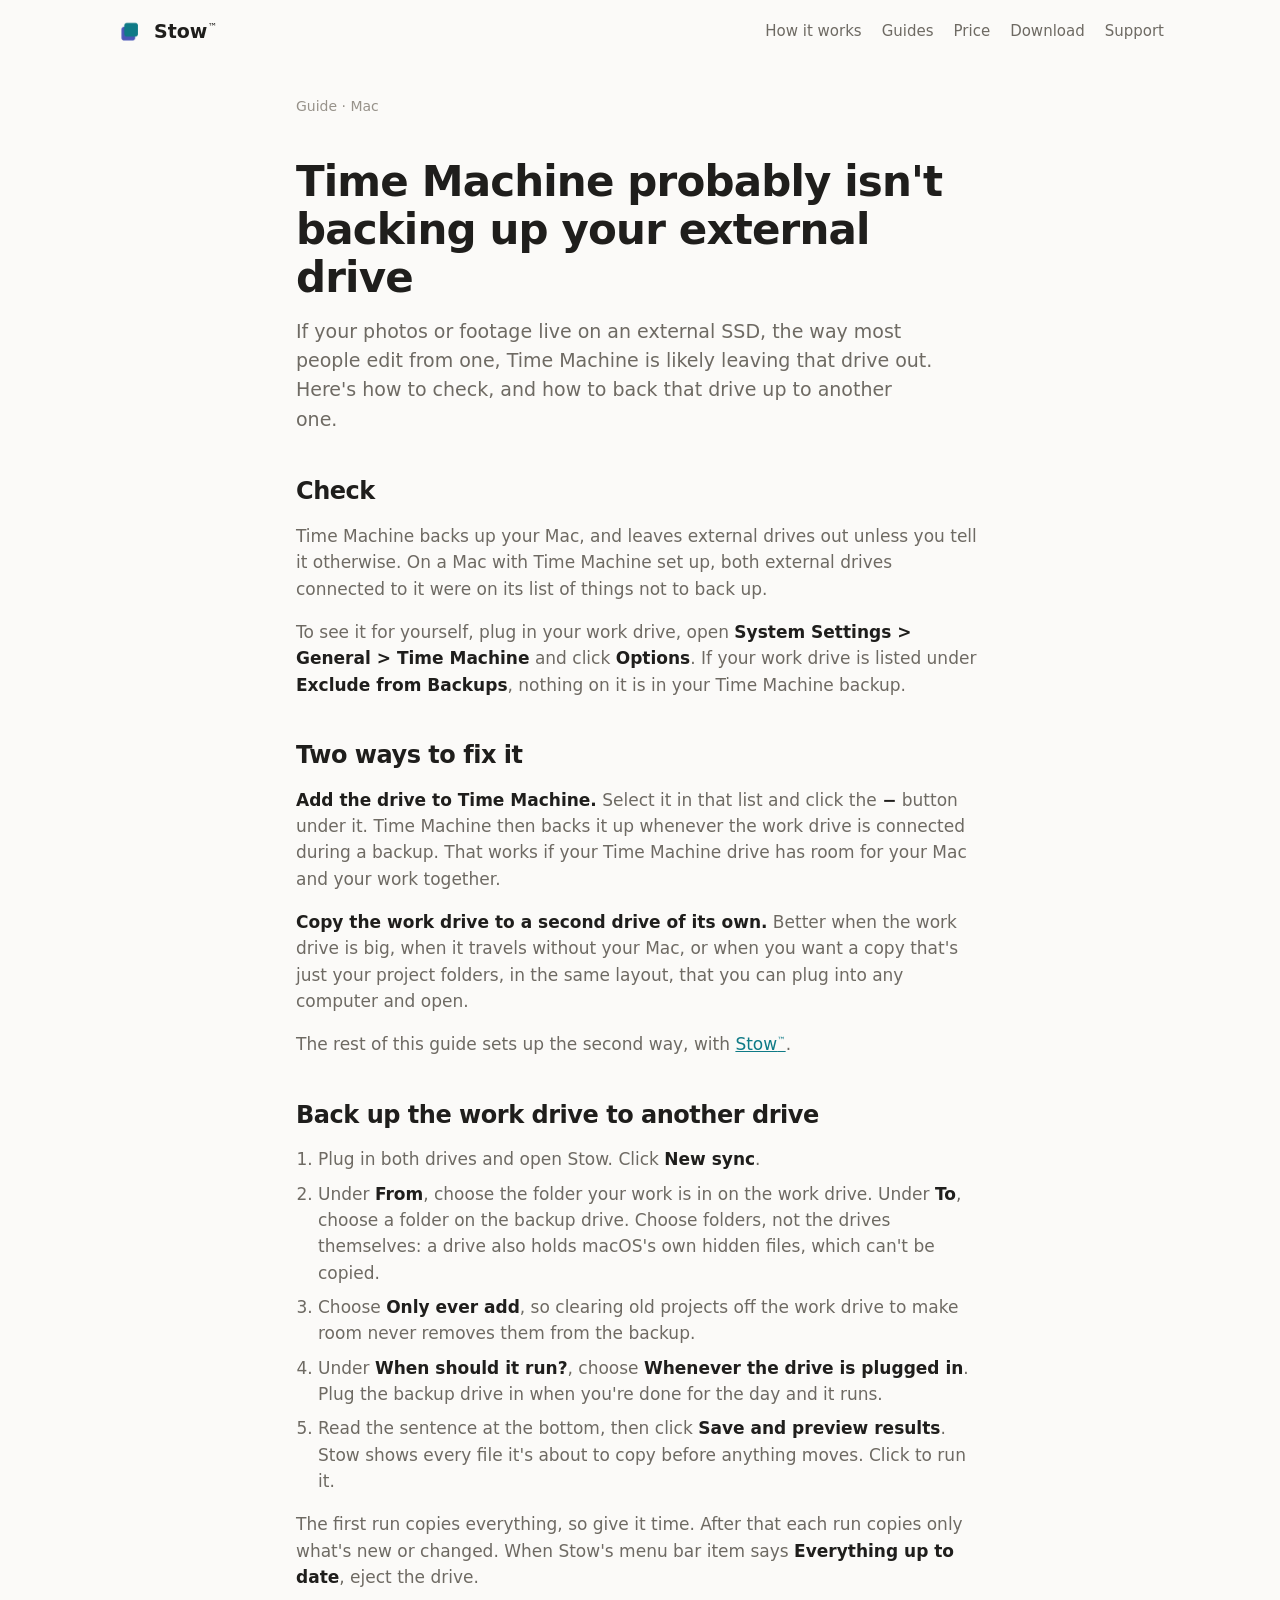
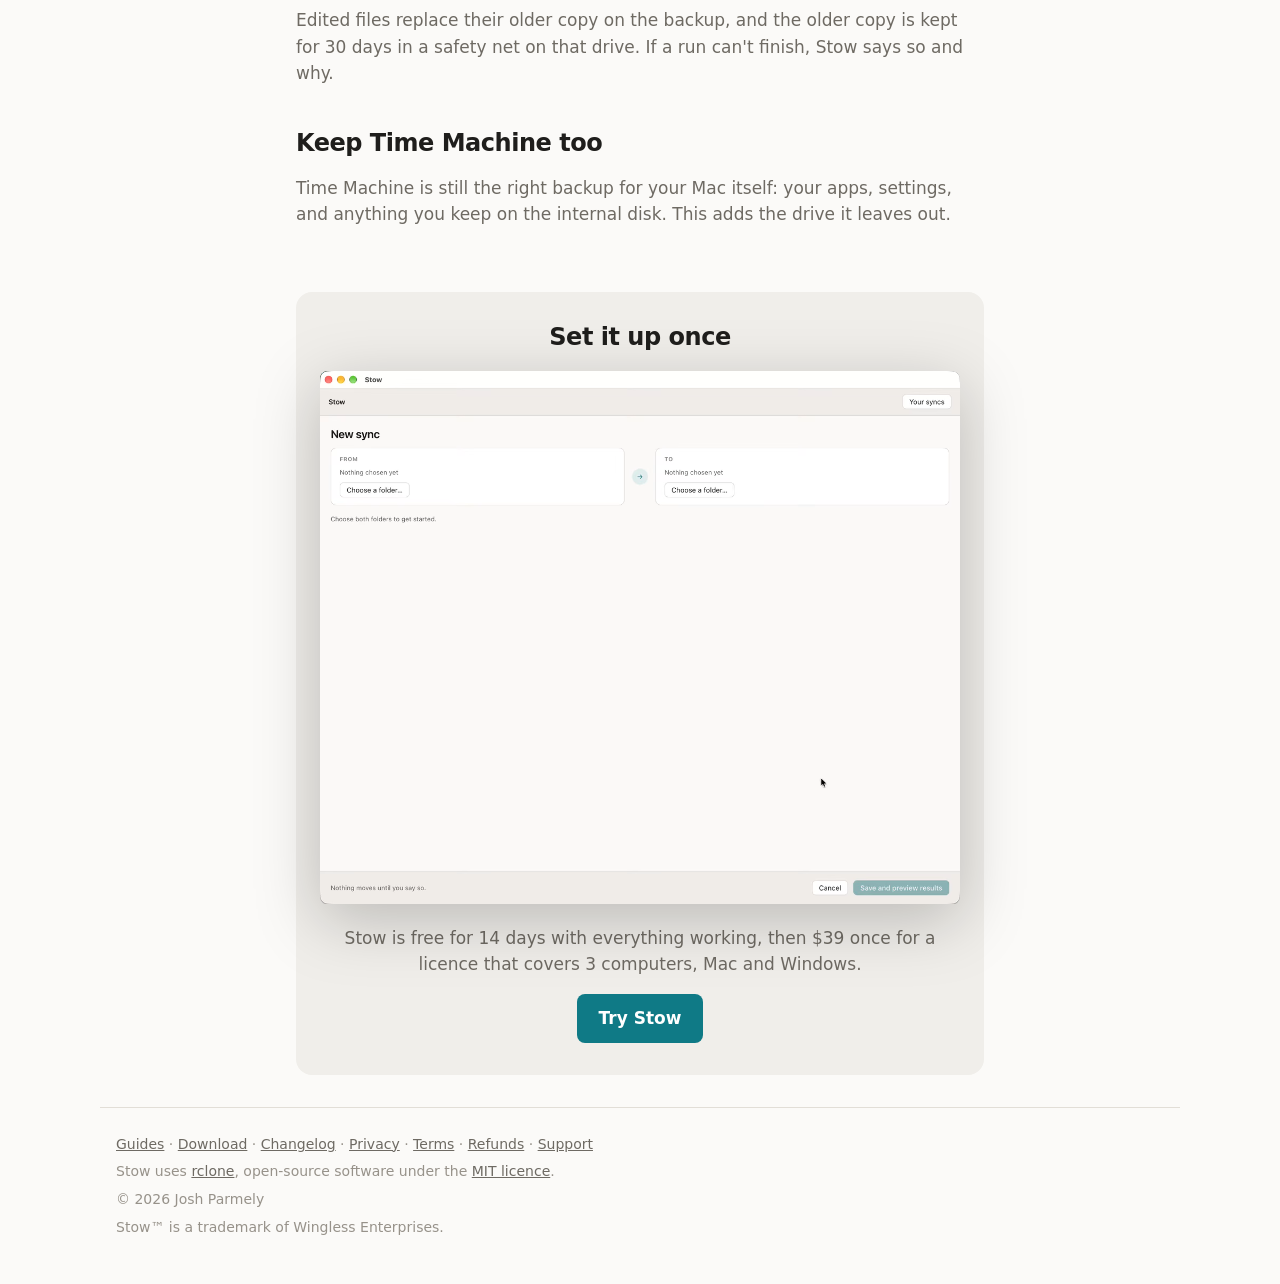
<file: guides/time-machine-external-drive.html>
<!doctype html>
<html lang="en">
<head>
<meta charset="utf-8">
<meta name="viewport" content="width=device-width, initial-scale=1">
<title>Time Machine isn't backing up your external drive | Stow</title>
<meta name="description" content="If your photos or footage live on an external SSD, Time Machine probably isn't backing them up. How to check, and how to back that drive up to another one.">
<link rel="icon" href="../icon.png">
<link rel="stylesheet" href="../style.css">
<script data-goatcounter="https://stow.goatcounter.com/count" async src="//gc.zgo.at/count.js"></script>
</head>
<body>

<header class="top">
  <a class="brand" href="../"><img src="../icon.png" alt="" width="28" height="28">Stow<span class="tm">™</span></a>
  <nav>
    <a href="../#how">How it works</a>
    <a href="../guides/">Guides</a>
    <a href="../buy/">Price</a>
    <a href="../download/">Download</a>
    <a href="../support/">Support</a>
  </nav>
</header>

<main class="guide">
<article>

<p class="kicker">Guide · Mac</p>
<h1>Time Machine probably isn't backing up your external drive</h1>
<p class="lede">If your photos or footage live on an external SSD, the way most people edit from
  one, Time Machine is likely leaving that drive out. Here's how to check, and how to back that
  drive up to another one.</p>

<h2>Check</h2>
<p>Time Machine backs up your Mac, and leaves external drives out unless you tell it otherwise.
  On a Mac with Time Machine set up, both external drives connected to it were on its list of
  things not to back up.</p>
<p>To see it for yourself, plug in your work drive, open <strong>System Settings &gt; General &gt;
  Time Machine</strong> and click <strong>Options</strong>. If your work drive is listed under
  <strong>Exclude from Backups</strong>, nothing on it is in your Time Machine backup.</p>

<h2>Two ways to fix it</h2>
<p><strong>Add the drive to Time Machine.</strong> Select it in that list and click the
  <strong>&minus;</strong> button under it. Time Machine then backs it up whenever the work drive is
  connected during a backup. That works if your Time Machine drive has room for your Mac and your
  work together.</p>
<p><strong>Copy the work drive to a second drive of its own.</strong> Better when the work drive is
  big, when it travels without your Mac, or when you want a copy that's just your project folders,
  in the same layout, that you can plug into any computer and open.</p>
<p>The rest of this guide sets up the second way, with <a href="../">Stow<span class="tm">™</span></a>.</p>

<h2>Back up the work drive to another drive</h2>
<ol class="steps">
  <li>Plug in both drives and open Stow. Click <strong>New sync</strong>.</li>
  <li>Under <strong>From</strong>, choose the folder your work is in on the work drive. Under
    <strong>To</strong>, choose a folder on the backup drive. Choose folders, not the drives
    themselves: a drive also holds macOS's own hidden files, which can't be copied.</li>
  <li>Choose <strong>Only ever add</strong>, so clearing old projects off the work drive to make
    room never removes them from the backup.</li>
  <li>Under <strong>When should it run?</strong>, choose <strong>Whenever the drive is plugged
    in</strong>. Plug the backup drive in when you're done for the day and it runs.</li>
  <li>Read the sentence at the bottom, then click <strong>Save and preview results</strong>. Stow
    shows every file it's about to copy before anything moves. Click to run it.</li>
</ol>
<p>The first run copies everything, so give it time. After that each run copies only what's new or
  changed. When Stow's menu bar item says <strong>Everything up to date</strong>, eject the
  drive.</p>
<p>Edited files replace their older copy on the backup, and the older copy is kept for 30 days in a
  safety net on that drive. If a run can't finish, Stow says so and why.</p>

<h2>Keep Time Machine too</h2>
<p>Time Machine is still the right backup for your Mac itself: your apps, settings, and anything
  you keep on the internal disk. This adds the drive it leaves out.</p>

<section class="try">
  <h2>Set it up once</h2>
  <div class="shot demo">
    <video class="light" autoplay muted loop playsinline width="1200" height="1000"
      aria-label="Setting up a sync in Stow: two folders chosen, a time picked, and the whole sync said back as one sentence.">
      <source src="../demo/stow-demo-light.webm" type="video/webm">
      <source src="../demo/stow-demo-light.mp4" type="video/mp4">
    </video>
    <video class="dark" autoplay muted loop playsinline width="1200" height="1000"
      aria-label="Setting up a sync in Stow: two folders chosen, a time picked, and the whole sync said back as one sentence.">
      <source src="../demo/stow-demo-dark.webm" type="video/webm">
      <source src="../demo/stow-demo-dark.mp4" type="video/mp4">
    </video>
  </div>
  <p>Stow is free for 14 days with everything working, then $39 once for a licence that covers 3 computers, Mac and Windows.</p>
  <a class="button" href="../">Try Stow</a>
</section>

</article>
</main>

<footer>
  <p><a href="../guides/">Guides</a> ·
    <a href="../download/">Download</a> ·
    <a href="https://github.com/HGWingless/stow/releases">Changelog</a> ·
    <a href="../privacy/">Privacy</a> ·
    <a href="../terms/">Terms</a> ·
    <a href="../refund/">Refunds</a> ·
    <a href="../support/">Support</a></p>
  <p>Stow uses <a href="https://rclone.org">rclone</a>, open-source software under the
    <a href="https://github.com/rclone/rclone/blob/master/COPYING">MIT licence</a>.</p>
  <p>© 2026 Josh Parmely</p>
  <p>Stow™ is a trademark of Wingless Enterprises.</p>
</footer>

<script>
  if (matchMedia("(prefers-reduced-motion: reduce)").matches) {
    for (const v of document.querySelectorAll("video")) {
      v.removeAttribute("autoplay");
      v.pause();
      v.controls = true;
    }
  }
</script>
</body>
</html>
</file>
<file: style.css>
/* Stow's site. Colours are the app's own (mockups/README.md): teal is for actions only, and the
   status colours are not used here at all. */

:root {
  --bg: #fbfaf8;
  --panel: #f0eeea;
  --card: #ffffff;
  --border: #e2ded7;
  --text: #1f1e1c;
  --muted: #6e6a63;
  --faint: #97928a;
  --accent: #0f7a86;
  --accent-hover: #0b616b;
  --on-accent: #ffffff;
  --code-bg: #1f1e1c;
  --code-text: #eceae7;
  color-scheme: light;
}

@media (prefers-color-scheme: dark) {
  :root:not([data-theme="light"]) {
    --bg: #1b1d1f;
    --panel: #151719;
    --card: #212427;
    --border: #2a2d30;
    --text: #eceae7;
    --muted: #a39f98;
    --faint: #8b877f;
    --accent: #3fb0c2;
    --accent-hover: #6cc6d4;
    --on-accent: #0f1214;
    --code-bg: #151719;
    --code-text: #eceae7;
    color-scheme: dark;
  }
}

* { box-sizing: border-box; }

body {
  margin: 0;
  background: var(--bg);
  color: var(--text);
  font: 17px/1.55 -apple-system, BlinkMacSystemFont, "Segoe UI", system-ui, sans-serif;
  -webkit-font-smoothing: antialiased;
}

a { color: var(--accent); }
a:hover { color: var(--accent-hover); }

.top, main, footer {
  max-width: 1080px;
  margin: 0 auto;
  padding: 0 16px;
}

.top {
  display: flex;
  align-items: center;
  justify-content: space-between;
  gap: 16px;
  height: 64px;
}
.brand {
  display: flex;
  align-items: center;
  gap: 10px;
  color: var(--text);
  font-weight: 650;
  font-size: 19px;
  text-decoration: none;
}
/* SPL-136: the trademark sign, small and raised, so it doesn't shout in headings or the wordmark. */
.tm { font-size: 0.5em; vertical-align: super; line-height: 0; font-weight: 400; }
/* In the flex wordmark the sign is its own flex item: cancel the gap and raise it by hand. */
.brand .tm { margin-left: -10px; position: relative; top: -0.5em; }
.top nav { display: flex; gap: 20px; font-size: 15px; }
.top nav a { color: var(--muted); text-decoration: none; }
.top nav a:hover { color: var(--text); }

h1, h2 { letter-spacing: -0.02em; line-height: 1.15; }
h1 { font-size: clamp(34px, 6vw, 56px); margin: 48px 0 16px; }
h2 { font-size: 24px; margin: 0 0 10px; }

.hero { text-align: center; }
.lede { max-width: 640px; margin: 0 auto 28px; color: var(--muted); font-size: 19px; }

.downloads { display: flex; flex-wrap: wrap; justify-content: center; gap: 12px; }
.downloads p { flex-basis: 100%; margin: 0; }
.button {
  display: inline-block;
  padding: 11px 22px;
  border-radius: 8px;
  background: var(--accent);
  color: var(--on-accent);
  font-weight: 600;
  text-decoration: none;
}
.button:hover { background: var(--accent-hover); color: var(--on-accent); }
.fine, .soon { font-size: 14px; color: var(--faint); }


.shot { margin: 40px auto 0; max-width: 960px; }
.shot img, .shot video {
  display: block;
  width: 100%;
  height: auto;
  /* The screenshots are whole macOS windows, rounded corners and all, so the shadow follows them. */
  filter: drop-shadow(0 16px 32px rgba(0, 0, 0, 0.22));
}

section { margin: 88px 0; }

.rules {
  display: grid;
  grid-template-columns: repeat(3, 1fr);
  gap: 20px;
}
.rules h3 { font-size: 19px; margin: 0 0 8px; letter-spacing: -0.01em; }
.rules p { margin: 0; }
.rules article {
  background: var(--card);
  border: 1px solid var(--border);
  border-radius: 12px;
  padding: 24px;
}
.rules p, .feature p, .fit li, .price p { color: var(--muted); }
.rules h2 { font-size: 20px; }
em { font-style: normal; color: var(--text); font-weight: 560; }

.feature {
  display: grid;
  grid-template-columns: 1.2fr 1fr;
  gap: 40px;
  align-items: center;
}
.feature .shot { margin: 0; }
.command { grid-template-columns: 1fr 1.2fr; }

pre {
  margin: 0;
  padding: 20px;
  border-radius: 12px;
  background: var(--code-bg);
  color: var(--code-text);
  font: 14px/1.6 ui-monospace, SFMono-Regular, Menlo, "Cascadia Mono", Consolas, monospace;
  overflow-x: auto;
}

.fit ul { padding-left: 20px; }
.fit li { margin: 6px 0; }

.price {
  text-align: center;
  background: var(--panel);
  border-radius: 16px;
  padding: 48px 24px;
}
.price h2 { font-size: 40px; }
.price p { max-width: 560px; margin: 0 auto 14px; }
.price .button { margin-top: 10px; }

footer p { margin: 6px 0; }
footer a { color: var(--muted); }

footer {
  border-top: 1px solid var(--border);
  padding-top: 20px;
  padding-bottom: 40px;
  color: var(--faint);
  font-size: 14px;
}

@media (max-width: 760px) {
  body { font-size: 16px; }
  h1 { margin-top: 28px; }
  section { margin: 56px 0; }
  .rules, .feature, .command, .steps-grid, .platforms { grid-template-columns: 1fr; }
  .command pre { order: 2; }
  .top nav { gap: 14px; font-size: 14px; }
  .shot { margin-top: 28px; }
}

/* A grid item defaults to min-width: auto, so the code block would widen the page on a phone. */
.feature > * { min-width: 0; }

/* The demo comes in both themes; only the one matching the reader's is shown. */
.demo .dark { display: none; }
@media (prefers-color-scheme: dark) {
  .demo .light { display: none; }
  .demo .dark { display: block; }
}
/* A recording is a rectangle, and its corners hold whatever was behind the window. Clip it to the
   window's own corners (a touch over 12.5 pt on a 1200 x 1000 pt window, so no background survives), in proportion so it holds at any
   width. */
.demo video { border-radius: 1.2% / 1.44%; }

/* Guides (SPL-96): one readable column. */
.guide { max-width: 720px; }
.guide h1 { font-size: clamp(30px, 5vw, 42px); margin: 40px 0 14px; }
.guide h2 { margin-top: 44px; }
.guide h3 { font-size: 19px; margin: 28px 0 8px; }
.guide p code, .guide li code {
  font: 0.92em ui-monospace, SFMono-Regular, Menlo, "Cascadia Mono", Consolas, monospace;
  padding: 1px 5px;
  border-radius: 5px;
  background: var(--code-bg);
  color: var(--code-text);
  overflow-wrap: anywhere;
}
.guide p, .guide li { color: var(--muted); }
.guide strong { color: var(--text); font-weight: 600; }
.guide .kicker { margin: 32px 0 0; font-size: 14px; color: var(--faint); }
.guide .lede { margin: 0 0 8px; text-align: left; }
.guide li { margin: 8px 0; }
.steps { padding-left: 22px; }
.try {
  margin: 64px 0 32px;
  padding: 32px 24px;
  border-radius: 16px;
  background: var(--panel);
  text-align: center;
}
.try h2 { margin-top: 0; }
.try .shot { margin: 20px auto; }
.guide-list { list-style: none; padding: 0; }
.guide-list li { margin: 24px 0; }
.guide-list a { font-size: 20px; font-weight: 600; text-decoration: none; }
.guide-list p { margin: 4px 0 0; }

/* The sentence the demo ends on, said under it as well (SPL-125). */
.sentence {
  max-width: 680px;
  margin: 24px auto 0;
  padding: 14px 18px;
  border-left: 3px solid var(--accent);
  border-radius: 8px;
  background: var(--card);
  color: var(--text);
  font-size: 18px;
  text-align: left;
}

.how h2, .why h2, .faq h2 { margin-bottom: 20px; }
.steps-grid {
  display: grid;
  grid-template-columns: repeat(3, 1fr);
  gap: 20px;
  margin: 0;
  padding: 0;
  list-style: none;
  counter-reset: step;
}
.steps-grid li { counter-increment: step; }
.steps-grid li::before {
  content: counter(step);
  display: inline-block;
  width: 30px;
  height: 30px;
  margin-bottom: 10px;
  border-radius: 50%;
  background: var(--accent);
  color: var(--on-accent);
  font-weight: 700;
  line-height: 30px;
  text-align: center;
}
.steps-grid h3 { font-size: 19px; margin: 0 0 6px; }
.steps-grid p { margin: 0; color: var(--muted); }

.ticks { padding-left: 20px; }
.ticks li { margin: 10px 0; color: var(--muted); }
.ticks strong { color: var(--text); font-weight: 600; }

.buy { margin-top: 10px; }
.buy .fine { margin: 12px auto 0; }

.faq details {
  border-bottom: 1px solid var(--border);
  padding: 14px 0;
}
.faq details:first-of-type { border-top: 1px solid var(--border); }
.faq summary { font-weight: 600; cursor: pointer; }
.faq details p { margin: 10px 0 0; color: var(--muted); max-width: 720px; }

/* The plain pages: download, buy, privacy, support. One readable column, like a guide. */
.page { max-width: 760px; }
.page h1 { font-size: clamp(30px, 5vw, 42px); margin: 40px 0 10px; }
.page h2 { margin-top: 40px; }
.page > p, .page li { color: var(--muted); }
.page li { margin: 8px 0; }
.page strong { color: var(--text); font-weight: 600; }
.page .lede { margin: 0 0 24px; text-align: left; }
.page .price { margin: 32px 0; }

.platforms {
  display: grid;
  grid-template-columns: 1fr 1fr;
  gap: 20px;
  margin: 28px 0;
}
.platforms article {
  min-width: 0;
  padding: 24px;
  border: 1px solid var(--border);
  border-radius: 12px;
  background: var(--card);
}
.platforms h2 { margin-top: 0; }
.platforms ul { padding-left: 20px; margin: 16px 0 0; }
.platforms li { color: var(--muted); }
.platforms .downloads { justify-content: flex-start; }

/* After the base rules above, so these win on a phone. The nav keeps the four pages and drops the
   in-page link, which the home page reaches by scrolling anyway. */
@media (max-width: 760px) {
  .steps-grid, .platforms { grid-template-columns: 1fr; }
  .top nav a[href$="#how"] { display: none; }
}
@media (max-width: 400px) {
  .top nav { gap: 12px; font-size: 13px; }
}
@media (max-width: 360px) {
  .top { gap: 8px; }
  .top nav { gap: 9px; }
}
.page .price h2 { margin-top: 0; }
@media (max-width: 760px) {
  .price h2 { font-size: 30px; }
}
</file>
